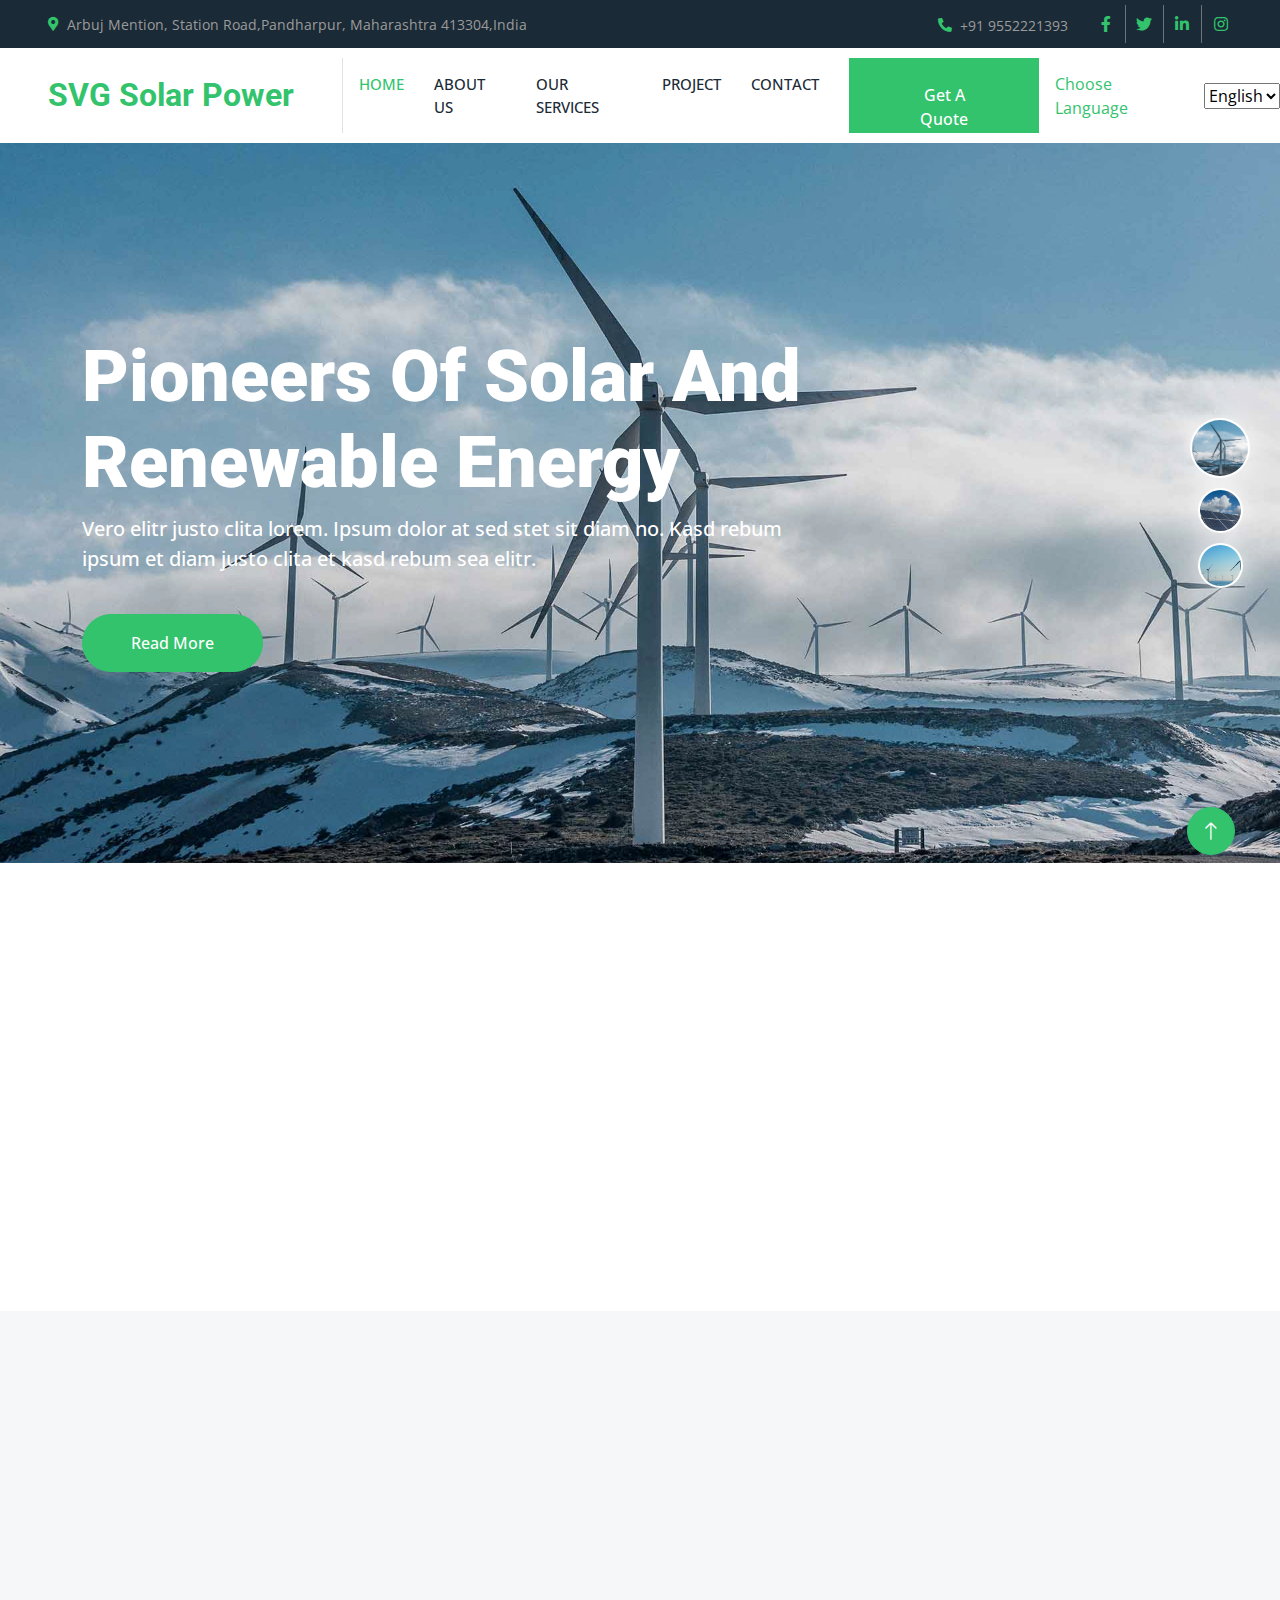
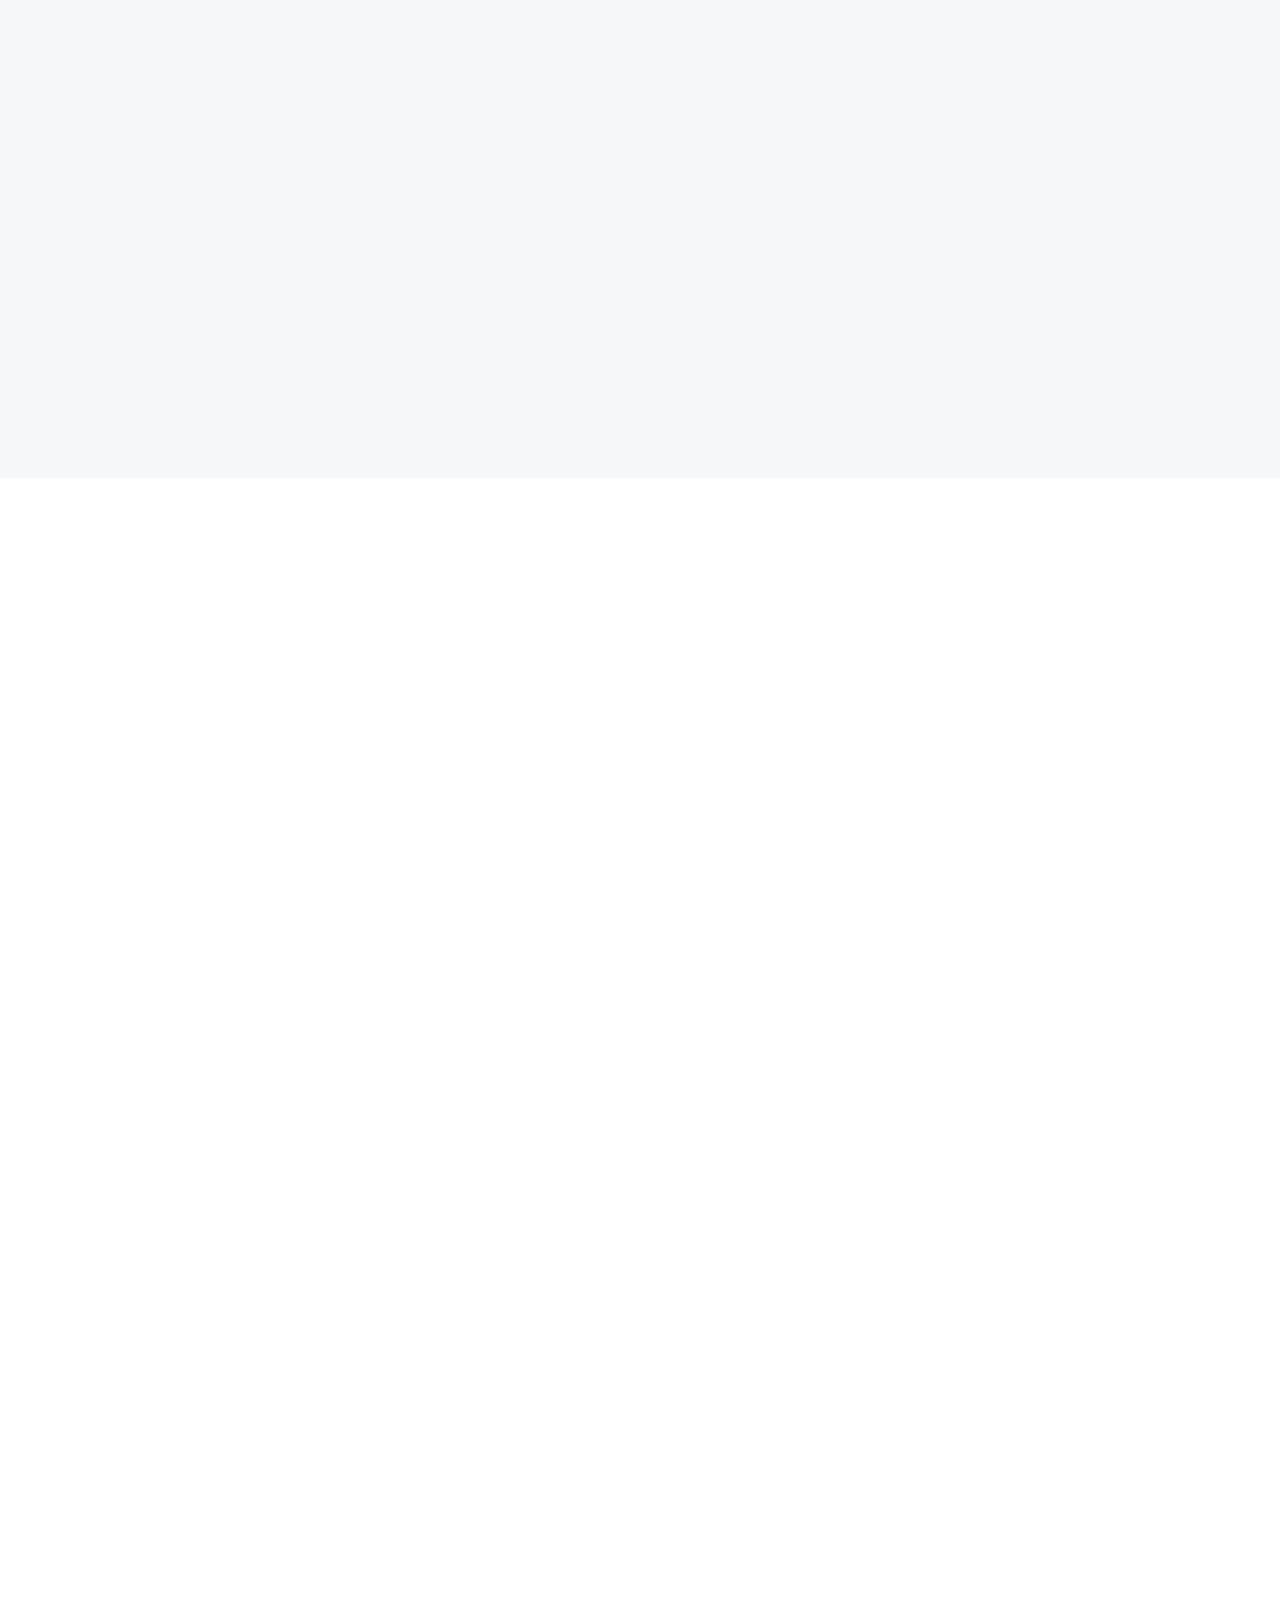
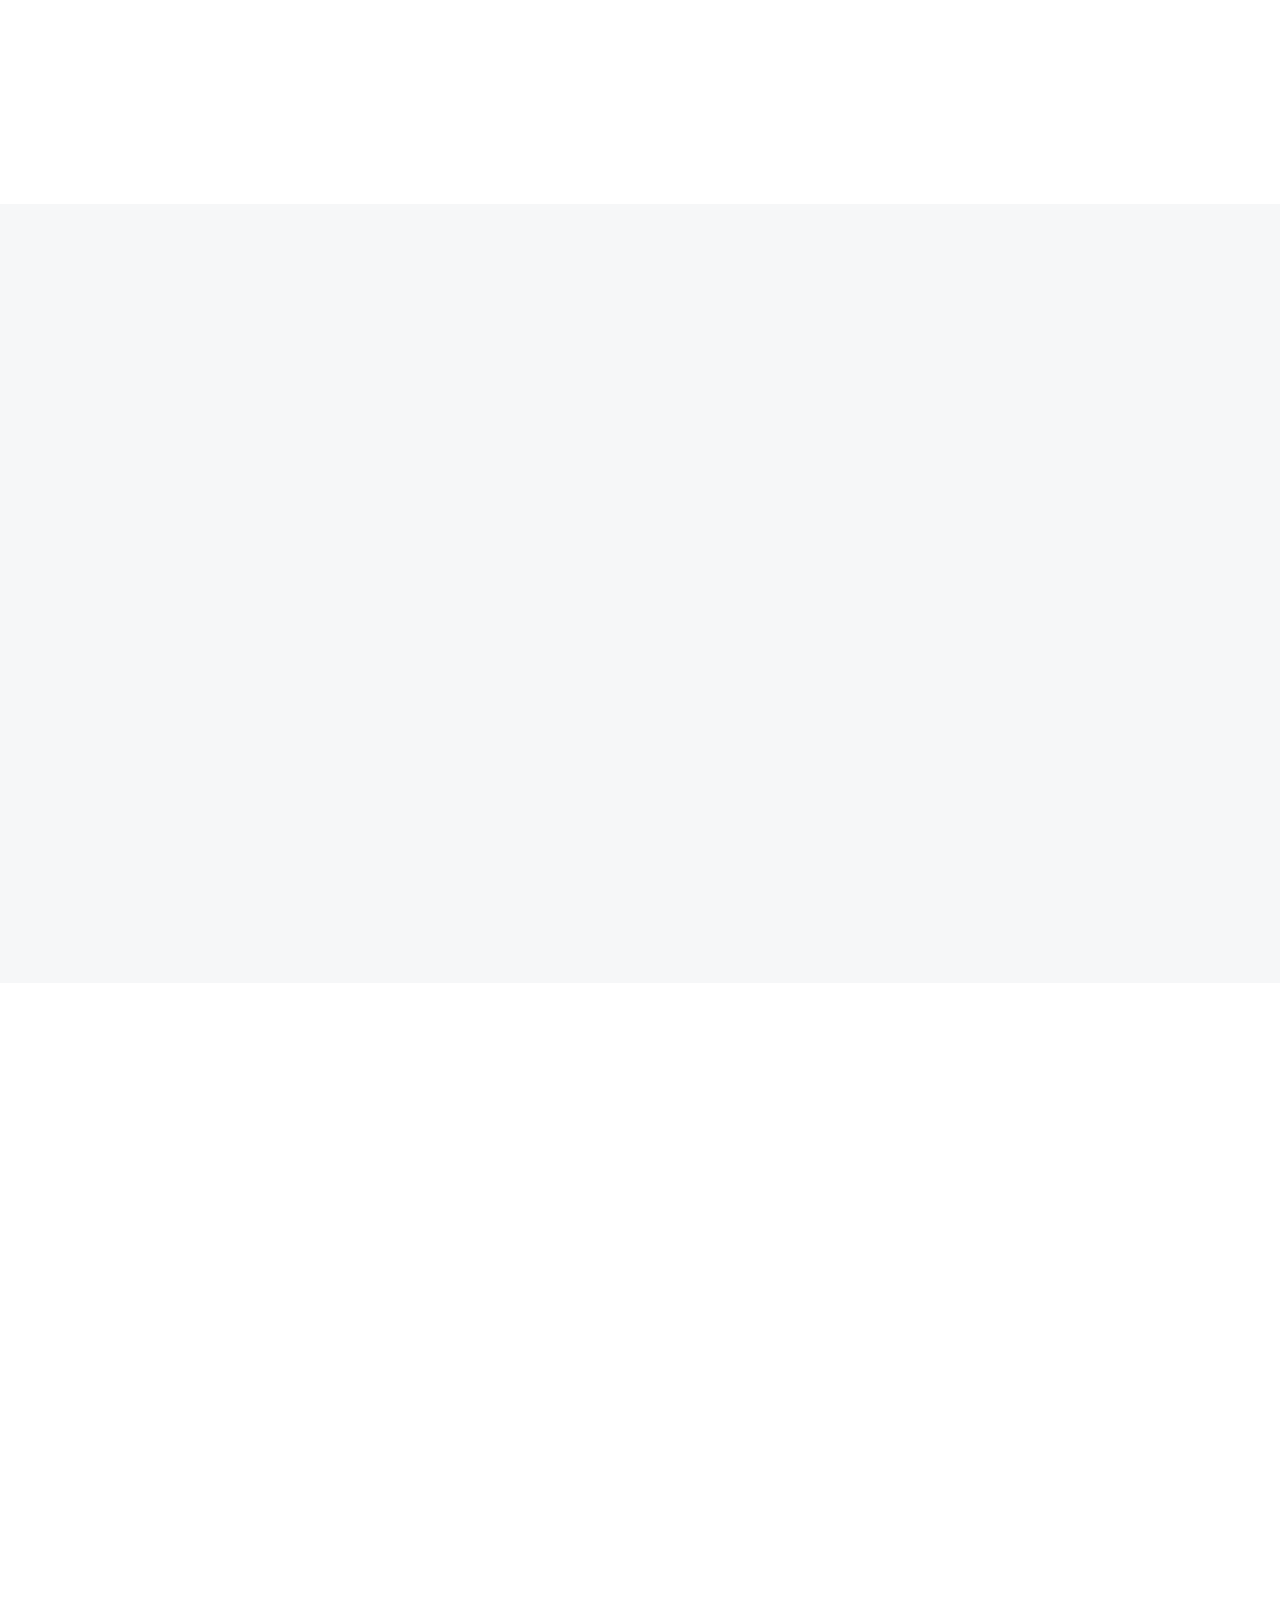
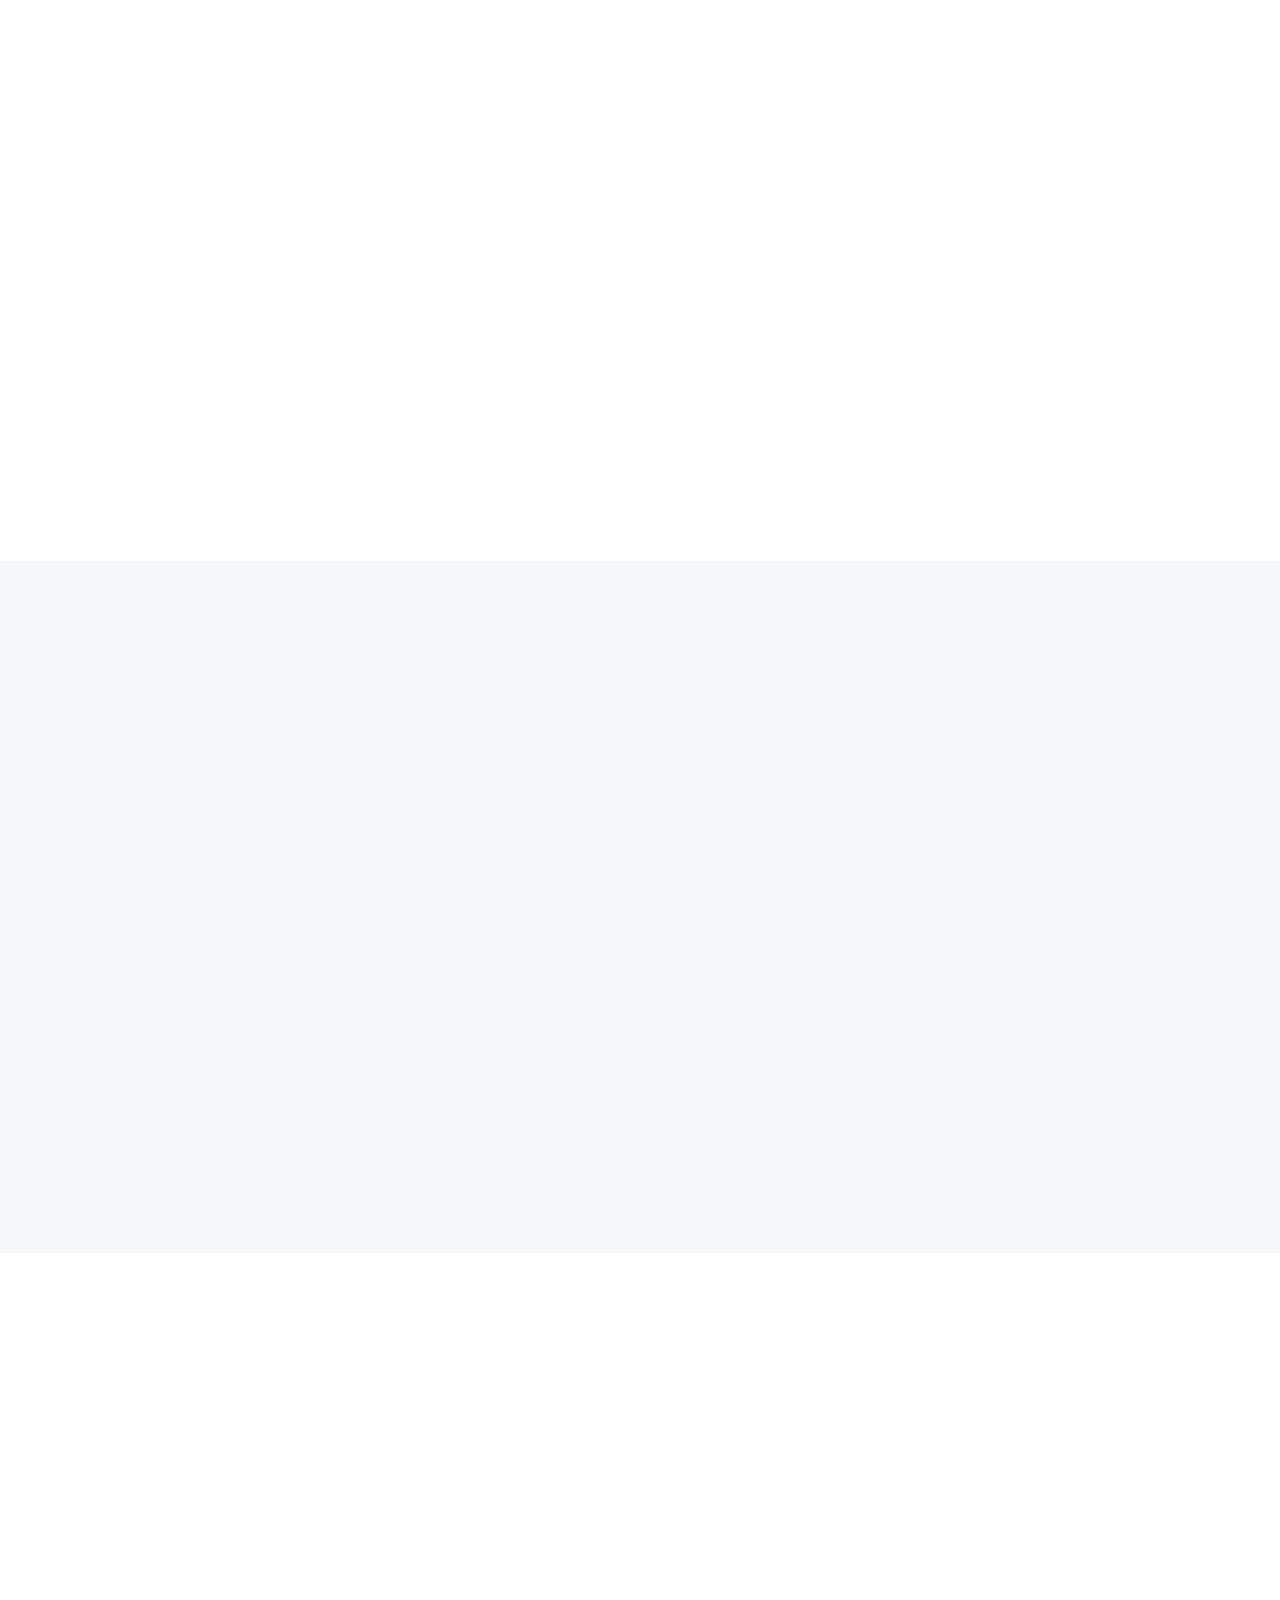
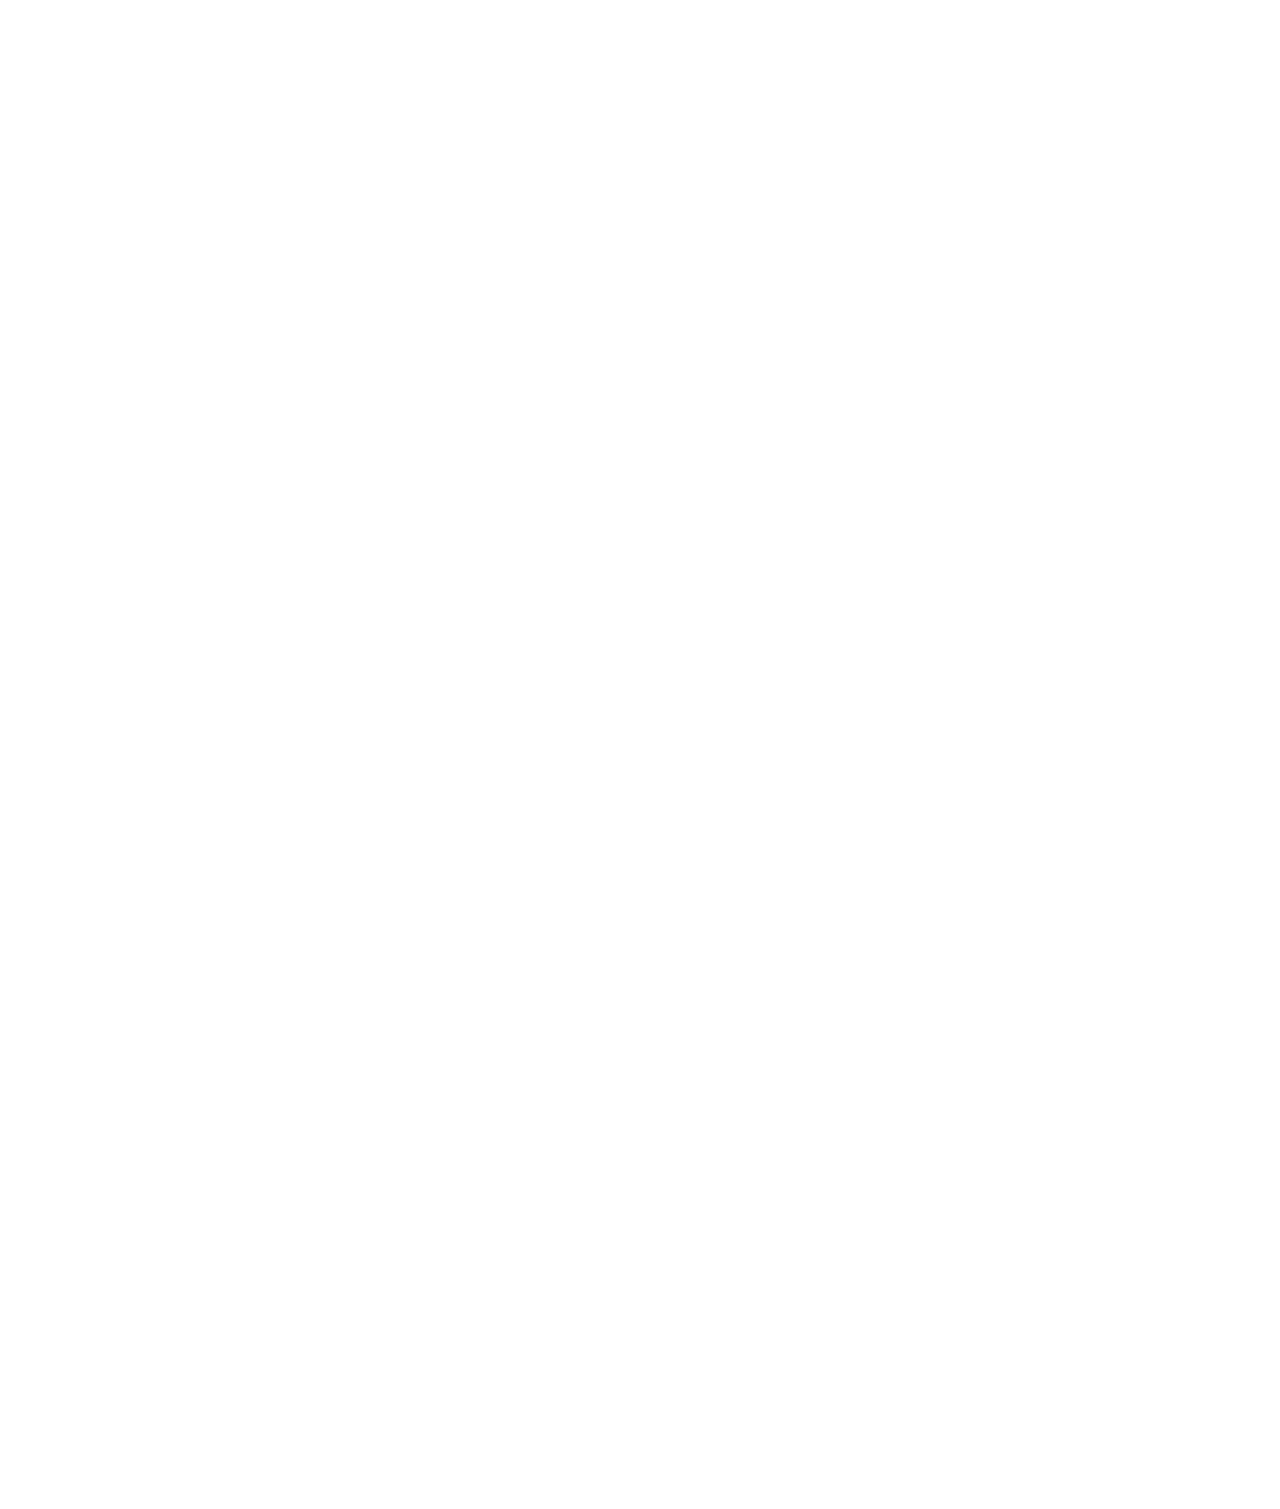
<file: index.html>
<!DOCTYPE html>
<html lang="en">
  <head>
    <meta charset="utf-8" />
    <title>SVG Solar Power</title>
    <meta content="width=device-width, initial-scale=1.0" name="viewport" />
    <meta content="" name="keywords" />
    <meta content="" name="description" />

       <!-- Favicon -->
    <link rel="icon" href="img/favicon.png"/>

    <!-- Google Web Fonts -->
    <link rel="preconnect" href="https://fonts.googleapis.com" />
    <link rel="preconnect" href="https://fonts.gstatic.com" crossorigin />
    <link
      href="https://fonts.googleapis.com/css2?family=Open+Sans:wght@400;500&family=Roboto:wght@500;700;900&display=swap"
      rel="stylesheet"
    />

    <!-- Icon Font Stylesheet -->
    <link
      href="https://cdnjs.cloudflare.com/ajax/libs/font-awesome/5.10.0/css/all.min.css"
      rel="stylesheet"
    />
    <link
      href="https://cdn.jsdelivr.net/npm/bootstrap-icons@1.4.1/font/bootstrap-icons.css"
      rel="stylesheet"
    />

    <!-- Libraries Stylesheet -->
    <link href="lib/animate/animate.min.css" rel="stylesheet" />
    <link href="lib/owlcarousel/assets/owl.carousel.min.css" rel="stylesheet" />
    <link href="lib/lightbox/css/lightbox.min.css" rel="stylesheet" />

    <!-- Customized Bootstrap Stylesheet -->
    <link href="css/bootstrap.min.css" rel="stylesheet" />
    <script src="js/i18n.js" defer></script>
    <!-- Template Stylesheet -->
    <link href="css/style.css" rel="stylesheet" />
    <script>
      function setLang(){
        var lang = document.getElementById("langSwitcher").value;
        setLanguage(lang);
        }
  </script>
  </head>

  <body>
    <!-- Spinner Start -->
    <div
      id="spinner"
      class="show bg-white position-fixed translate-middle w-100 vh-100 top-50 start-50 d-flex align-items-center justify-content-center"
    >
      <div
        class="spinner-border text-primary"
        style="width: 3rem; height: 3rem"
        role="status"
      >
        <span class="sr-only">Loading...</span>
      </div>
    </div>
    <!-- Spinner End -->

    <!-- Topbar Start -->
    <div class="container-fluid bg-dark p-0">
      <div class="row gx-0 d-none d-lg-flex">
        <div class="col-lg-7 px-5 text-start">
          <div class="h-100 d-inline-flex align-items-center me-4">
            <small class="fa fa-map-marker-alt text-primary me-2"></small>
            <small data-i18n="address"></small>
          </div>
          <div class="h-100 d-inline-flex align-items-center">
            <small class="far fa-clock text-primary me-2"></small>
            <small data-i18n="time"></small>
          </div>
        </div>
        <div class="col-lg-5 px-5 text-end">
          <div class="h-100 d-inline-flex align-items-center me-4">
            <small class="fa fa-phone-alt text-primary me-2"></small>
            <small data-i18n="mobileNo"></small>
          </div>
          <div class="h-100 d-inline-flex align-items-center mx-n2">
            <a
              class="btn btn-square btn-link rounded-0 border-0 border-end border-secondary"
              href=""
              ><i class="fab fa-facebook-f"></i
            ></a>
            <a
              class="btn btn-square btn-link rounded-0 border-0 border-end border-secondary"
              href=""
              ><i class="fab fa-twitter"></i
            ></a>
            <a
              class="btn btn-square btn-link rounded-0 border-0 border-end border-secondary"
              href=""
              ><i class="fab fa-linkedin-in"></i
            ></a>
            <a class="btn btn-square btn-link rounded-0" href=""
              ><i class="fab fa-instagram"></i
            ></a>
          </div>
        </div>
      </div>
    </div>
    <!-- Topbar End -->

    <!-- Navbar Start -->
    <nav class="navbar navbar-expand-lg bg-white navbar-light sticky-top p-0">
      <a
        href="index.html"
        class="navbar-brand d-flex align-items-center border-end px-4 px-lg-5"
      >
        <h2 class="m-0 text-primary" data-i18n="title"></h2>
      </a>
      <button
        type="button"
        class="navbar-toggler me-4"
        data-bs-toggle="collapse"
        data-bs-target="#navbarCollapse"
      >
        <span class="navbar-toggler-icon"></span>
      </button>
      <div class="collapse navbar-collapse" id="navbarCollapse">
        <div class="navbar-nav ms-auto p-4 p-lg-0">
          <a
            href="index.html"
            class="nav-item nav-link active"
            data-i18n="linkHome"
          ></a>
          <a href="about.html" class="nav-item nav-link" data-i18n="linkAbout"></a>
          <a href="service.html" class="nav-item nav-link" data-i18n="linkService"></a>
          <a href="project.html" class="nav-item nav-link" data-i18n="linkProject"></a>
          <!-- <div class="nav-item dropdown">
            <a
              href="#"
              class="nav-link dropdown-toggle"
              data-bs-toggle="dropdown"
              >Pages</a
            >
            <div class="dropdown-menu bg-light m-0">
              <a href="feature.html" class="dropdown-item">Feature</a>
              <a href="quote.html" class="dropdown-item">Free Quote</a>
              <a href="team.html" class="dropdown-item">Our Team</a>
              <a href="testimonial.html" class="dropdown-item">Testimonial</a>
              <a href="404.html" class="dropdown-item">404 Page</a>
            </div>
          </div> -->
          <a href="contact.html" class="nav-item nav-link" data-i18n="linkContact"></a>
        </div>
        <a
          href="contact.html"
          class="btn btn-primary rounded-0 py-4 px-lg-5 d-none d-lg-block"
          data-i18n="linkQuote"
          ><i class="fa fa-arrow-right ms-3"></i
        ></a>
      </div>
      <label
        class="nav-item nav-link"
        for="langSwitcher"
        data-i18n="linkChooseLanguage"
      ></label>
      <select id="langSwitcher" onchange="setLang()">
        <option value="en">English</option>
        <option value="mr">मराठी</option>
      </select>
    </nav>
    <!-- Navbar End -->

    <!-- Carousel Start -->
    <div class="container-fluid p-0 pb-5 wow fadeIn" data-wow-delay="0.1s">
      <div class="owl-carousel header-carousel position-relative">
        <div
          class="owl-carousel-item position-relative"
          data-dot="<img src='img/carousel-1.jpg'>"
        >
          <img class="img-fluid" src="img/carousel-1.jpg" alt="" />
          <div class="owl-carousel-inner">
            <div class="container">
              <div class="row justify-content-start">
                <div class="col-10 col-lg-8">
                  <h1
                    class="display-2 text-white animated slideInDown"
                    id="slideInDown"
                  >
                    Pioneers Of Solar And Renewable Energy
                  </h1>
                  <p class="fs-5 fw-medium text-white mb-4 pb-3">
                    Vero elitr justo clita lorem. Ipsum dolor at sed stet sit
                    diam no. Kasd rebum ipsum et diam justo clita et kasd rebum
                    sea elitr.
                  </p>
                  <a
                    href=""
                    class="btn btn-primary rounded-pill py-3 px-5 animated slideInLeft"
                    >Read More</a
                  >
                </div>
              </div>
            </div>
          </div>
        </div>
        <div
          class="owl-carousel-item position-relative"
          data-dot="<img src='img/carousel-2.jpg'>"
        >
          <img class="img-fluid" src="img/carousel-2.jpg" alt="" />
          <div class="owl-carousel-inner">
            <div class="container">
              <div class="row justify-content-start">
                <div class="col-10 col-lg-8">
                  <h1 class="display-2 text-white animated slideInDown">
                    Pioneers Of Solar And Renewable Energy
                  </h1>
                  <p class="fs-5 fw-medium text-white mb-4 pb-3">
                    Vero elitr justo clita lorem. Ipsum dolor at sed stet sit
                    diam no. Kasd rebum ipsum et diam justo clita et kasd rebum
                    sea elitr.
                  </p>
                  <a
                    href=""
                    class="btn btn-primary rounded-pill py-3 px-5 animated slideInLeft"
                    >Read More</a
                  >
                </div>
              </div>
            </div>
          </div>
        </div>
        <div
          class="owl-carousel-item position-relative"
          data-dot="<img src='img/carousel-3.jpg'>"
        >
          <img class="img-fluid" src="img/carousel-3.jpg" alt="" />
          <div class="owl-carousel-inner">
            <div class="container">
              <div class="row justify-content-start">
                <div class="col-10 col-lg-8">
                  <h1 class="display-2 text-white animated slideInDown">
                    Pioneers Of Solar And Renewable Energy
                  </h1>
                  <p class="fs-5 fw-medium text-white mb-4 pb-3">
                    Vero elitr justo clita lorem. Ipsum dolor at sed stet sit
                    diam no. Kasd rebum ipsum et diam justo clita et kasd rebum
                    sea elitr.
                  </p>
                  <a
                    href=""
                    class="btn btn-primary rounded-pill py-3 px-5 animated slideInLeft"
                    >Read More</a
                  >
                </div>
              </div>
            </div>
          </div>
        </div>
      </div>
    </div>
    <!-- Carousel End -->

    <!-- Feature Start -->
    <div class="container-xxl py-5">
      <div class="container">
        <div class="row g-5">
          <div class="col-md-6 col-lg-3 wow fadeIn" data-wow-delay="0.1s">
            <div class="d-flex align-items-center mb-4">
              <div class="btn-lg-square bg-primary rounded-circle me-3">
                <i class="fa fa-users text-white"></i>
              </div>
              <h1 class="mb-0" data-toggle="counter-up">3453</h1>
            </div>
            <h5 class="mb-3" data-i18n="linkHappyCustomers"></h5>
            <span data-i18n="linkHappyCustomersBody"></span>
          </div>
          <div class="col-md-6 col-lg-3 wow fadeIn" data-wow-delay="0.3s">
            <div class="d-flex align-items-center mb-4">
              <div class="btn-lg-square bg-primary rounded-circle me-3">
                <i class="fa fa-check text-white"></i>
              </div>
              <h1 class="mb-0" data-toggle="counter-up">4234</h1>
            </div>
            <h5 class="mb-3" data-i18n="linkProjectCompleted"></h5>
            <span data-i18n="linkProjectCompletedBody"></span>
          </div>
          <div class="col-md-6 col-lg-3 wow fadeIn" data-wow-delay="0.5s">
            <div class="d-flex align-items-center mb-4">
              <div class="btn-lg-square bg-primary rounded-circle me-3">
                <i class="fa fa-award text-white"></i>
              </div>
              <h1 class="mb-0" data-toggle="counter-up">5</h1>
            </div>
            <h5 class="mb-3" data-i18n="linkAwardsWin"></h5>
            <span data-i18n="linkAwardsWinBody"></span>
          </div>
          <div class="col-md-6 col-lg-3 wow fadeIn" data-wow-delay="0.7s">
            <div class="d-flex align-items-center mb-4">
              <div class="btn-lg-square bg-primary rounded-circle me-3">
                <i class="fa fa-users-cog text-white"></i>
              </div>
              <h1 class="mb-0" data-toggle="counter-up">1831</h1>
            </div>
            <h5 class="mb-3" data-i18n="linkExpertWorkers"></h5>
            <span data-i18n="linkExpertWorkersBody"></span>
          </div>
        </div>
      </div>
    </div>
    <!-- Feature Start -->

    <!-- About Start -->
    <div class="container-fluid bg-light overflow-hidden my-5 px-lg-0">
      <div class="container about px-lg-0">
        <div class="row g-0 mx-lg-0">
          <div
            class="col-lg-6 ps-lg-0 wow fadeIn"
            data-wow-delay="0.1s"
            style="min-height: 400px"
          >
            <div class="position-relative h-100">
              <img
                class="position-absolute img-fluid w-100 h-100"
                src="img/about.jpg"
                style="object-fit: cover"
                alt=""
              />
            </div>
          </div>
          <div
            class="col-lg-6 about-text py-5 wow fadeIn"
            data-wow-delay="0.5s"
          >
            <div class="p-lg-5 pe-lg-0">
              <h6 class="text-primary" data-i18n="linkAbout">
              </h6>
              <h1 class="mb-4" data-i18n="aboutUsTitle"></h1>
              <p data-i18n="aboutUsBody"></p>
              <p data-i18n="aboutUsBody1"></p>
              <p>
                <i
                  class="fa fa-check-circle text-primary me-3"
                  data-i18n="aboutUsSubPoint1"
                ></i>
              </p>
              <p>
                <i
                  class="fa fa-check-circle text-primary me-3"
                  data-i18n="aboutUsSubPoint2"
                ></i>
              </p>
              <p>
                <i
                  class="fa fa-check-circle text-primary me-3"
                  data-i18n="aboutUsSubPoint3"
                ></i>
              </p>
            </div>
          </div>
        </div>
      </div>
    </div>
    <!-- About End -->

    <!-- Service Start -->
    <div class="container-xxl py-5">
      <div class="container">
        <div
          class="text-center mx-auto mb-5 wow fadeInUp"
          data-wow-delay="0.1s"
          style="max-width: 600px"
        >
          <h6 class="text-primary" data-i18n="linkService"></h6>
          <h1 class="mb-4" data-i18n="servicesTitle"></h1>
        </div>
        <div class="row g-4">
          <div class="col-md-6 col-lg-4 wow fadeInUp" data-wow-delay="0.1s">
            <div class="service-item rounded overflow-hidden">
              <img class="img-fluid" src="img/img-600x400-1.jpg" alt="" />
              <div class="position-relative p-4 pt-0">
                <div class="service-icon">
                  <i class="fa fa-solar-panel fa-3x"></i>
                </div>
                <h4 class="mb-3" data-i18n="servicesLinkSolarPanels"></h4>
                <p>
                  Stet stet justo dolor sed duo. Ut clita sea sit ipsum diam
                  lorem diam.
                </p>
                <a class="small fw-medium" href=""
                  >Read More<i class="fa fa-arrow-right ms-2"></i
                ></a>
              </div>
            </div>
          </div>
          <div class="col-md-6 col-lg-4 wow fadeInUp" data-wow-delay="0.3s">
            <div class="service-item rounded overflow-hidden">
              <img class="img-fluid" src="img/img-600x400-2.jpg" alt="" />
              <div class="position-relative p-4 pt-0">
                <div class="service-icon">
                  <i class="fa fa-wind fa-3x"></i>
                </div>
                <h4 class="mb-3">Wind Turbines</h4>
                <p>
                  Stet stet justo dolor sed duo. Ut clita sea sit ipsum diam
                  lorem diam.
                </p>
                <a class="small fw-medium" href=""
                  >Read More<i class="fa fa-arrow-right ms-2"></i
                ></a>
              </div>
            </div>
          </div>
          <div class="col-md-6 col-lg-4 wow fadeInUp" data-wow-delay="0.5s">
            <div class="service-item rounded overflow-hidden">
              <img class="img-fluid" src="img/img-600x400-3.jpg" alt="" />
              <div class="position-relative p-4 pt-0">
                <div class="service-icon">
                  <i class="fa fa-lightbulb fa-3x"></i>
                </div>
                <h4 class="mb-3">Hydropower Plants</h4>
                <p>
                  Stet stet justo dolor sed duo. Ut clita sea sit ipsum diam
                  lorem diam.
                </p>
                <a class="small fw-medium" href=""
                  >Read More<i class="fa fa-arrow-right ms-2"></i
                ></a>
              </div>
            </div>
          </div>
          <div class="col-md-6 col-lg-4 wow fadeInUp" data-wow-delay="0.1s">
            <div class="service-item rounded overflow-hidden">
              <img class="img-fluid" src="img/img-600x400-4.jpg" alt="" />
              <div class="position-relative p-4 pt-0">
                <div class="service-icon">
                  <i class="fa fa-solar-panel fa-3x"></i>
                </div>
                <h4 class="mb-3">Solar Panels</h4>
                <p>
                  Stet stet justo dolor sed duo. Ut clita sea sit ipsum diam
                  lorem diam.
                </p>
                <a class="small fw-medium" href=""
                  >Read More<i class="fa fa-arrow-right ms-2"></i
                ></a>
              </div>
            </div>
          </div>
          <div class="col-md-6 col-lg-4 wow fadeInUp" data-wow-delay="0.3s">
            <div class="service-item rounded overflow-hidden">
              <img class="img-fluid" src="img/img-600x400-5.jpg" alt="" />
              <div class="position-relative p-4 pt-0">
                <div class="service-icon">
                  <i class="fa fa-wind fa-3x"></i>
                </div>
                <h4 class="mb-3">Wind Turbines</h4>
                <p>
                  Stet stet justo dolor sed duo. Ut clita sea sit ipsum diam
                  lorem diam.
                </p>
                <a class="small fw-medium" href=""
                  >Read More<i class="fa fa-arrow-right ms-2"></i
                ></a>
              </div>
            </div>
          </div>
          <div class="col-md-6 col-lg-4 wow fadeInUp" data-wow-delay="0.5s">
            <div class="service-item rounded overflow-hidden">
              <img class="img-fluid" src="img/img-600x400-6.jpg" alt="" />
              <div class="position-relative p-4 pt-0">
                <div class="service-icon">
                  <i class="fa fa-lightbulb fa-3x"></i>
                </div>
                <h4 class="mb-3">Hydropower Plants</h4>
                <p>
                  Stet stet justo dolor sed duo. Ut clita sea sit ipsum diam
                  lorem diam.
                </p>
                <a class="small fw-medium" href=""
                  >Read More<i class="fa fa-arrow-right ms-2"></i
                ></a>
              </div>
            </div>
          </div>
        </div>
      </div>
    </div>
    <!-- Service End -->

    <!-- Feature Start -->
    <div class="container-fluid bg-light overflow-hidden my-5 px-lg-0">
      <div class="container feature px-lg-0">
        <div class="row g-0 mx-lg-0">
          <div
            class="col-lg-6 feature-text py-5 wow fadeIn"
            data-wow-delay="0.1s"
          >
            <div class="p-lg-5 ps-lg-0">
              <h6 class="text-primary"  data-i18n="linkWhyChooseUs"></h6>
              <h1 class="mb-4" data-i18n="linkWhyChooseUsTitle"></h1>
              <p class="mb-4 pb-2" data-i18n="linkWhyChooseUsBody"></p>
              <div class="row g-4">
                <div class="col-6">
                  <div class="d-flex align-items-center">
                    <div class="btn-lg-square bg-primary rounded-circle">
                      <i class="fa fa-check text-white"></i>
                    </div>
                    <div class="ms-4">
                      <h5 class="mb-0" data-i18n="LinkWhyChooseUsQualityServices"></h5>
                    </div>
                  </div>
                </div>
                <div class="col-6">
                  <div class="d-flex align-items-center">
                    <div class="btn-lg-square bg-primary rounded-circle">
                      <i class="fa fa-user-check text-white"></i>
                    </div>
                    <div class="ms-4">
                      <h5 class="mb-0" data-i18n="LinkWhyChooseUsExpertWorkers"></h5>
                    </div>
                  </div>
                </div>
                <div class="col-6">
                  <div class="d-flex align-items-center">
                    <div class="btn-lg-square bg-primary rounded-circle">
                      <i class="fa fa-drafting-compass text-white"></i>
                    </div>
                    <div class="ms-4">
                      <h5
                        class="mb-0"
                        data-i18n="LinkWhyChooseUsFreeConsultation"
                      ></h5>
                    </div>
                  </div>
                </div>
                <div class="col-6">
                  <div class="d-flex align-items-center">
                    <div class="btn-lg-square bg-primary rounded-circle">
                      <i class="fa fa-headphones text-white"></i>
                    </div>
                    <div class="ms-4">
                      <h5 class="mb-0" data-i18n="LinkWhyChooseUsCustomerSupport"></h5>
                    </div>
                  </div>
                </div>
              </div>
            </div>
          </div>
          <div
            class="col-lg-6 pe-lg-0 wow fadeIn"
            data-wow-delay="0.5s"
            style="min-height: 400px"
          >
            <div class="position-relative h-100">
              <img
                class="position-absolute img-fluid w-100 h-100"
                src="img/feature.jpg"
                style="object-fit: cover"
                alt=""
              />
            </div>
          </div>
        </div>
      </div>
    </div>
    <!-- Feature End -->

    <!-- Projects Start -->
    <div class="container-xxl py-5">
      <div class="container">
        <div
          class="text-center mx-auto mb-5 wow fadeInUp"
          data-wow-delay="0.1s"
          style="max-width: 600px"
        >
          <h6 class="text-primary">Our Projects</h6>
          <h1 class="mb-4" data-i18n="linkOurProjectsTitle"></h1>
        </div>
        <div class="row mt-n2 wow fadeInUp" data-wow-delay="0.3s">
          <div class="col-12 text-center">
            <ul class="list-inline mb-5" id="portfolio-flters">
              <li class="mx-2 active" data-filter="*">All</li>
              <li class="mx-2" data-filter=".first">Solar Panels</li>
              <li class="mx-2" data-filter=".second">Wind Turbines</li>
              <li class="mx-2" data-filter=".third">Hydropower Plants</li>
            </ul>
          </div>
        </div>
        <div
          class="row g-4 portfolio-container wow fadeInUp"
          data-wow-delay="0.5s"
        >
          <div class="col-lg-4 col-md-6 portfolio-item first">
            <div class="portfolio-img rounded overflow-hidden">
              <img class="img-fluid" src="img/img-600x400-6.jpg" alt="" />
              <div class="portfolio-btn">
                <a
                  class="btn btn-lg-square btn-outline-light rounded-circle mx-1"
                  href="img/img-600x400-6.jpg"
                  data-lightbox="portfolio"
                  ><i class="fa fa-eye"></i
                ></a>
                <a
                  class="btn btn-lg-square btn-outline-light rounded-circle mx-1"
                  href=""
                  ><i class="fa fa-link"></i
                ></a>
              </div>
            </div>
            <div class="pt-3">
              <p class="text-primary mb-0">Solar Panels</p>
              <hr class="text-primary w-25 my-2" />
              <h5 class="lh-base">
                We Are pioneers of solar & renewable energy industry
              </h5>
            </div>
          </div>
          <div class="col-lg-4 col-md-6 portfolio-item second">
            <div class="portfolio-img rounded overflow-hidden">
              <img class="img-fluid" src="img/img-600x400-5.jpg" alt="" />
              <div class="portfolio-btn">
                <a
                  class="btn btn-lg-square btn-outline-light rounded-circle mx-1"
                  href="img/img-600x400-5.jpg"
                  data-lightbox="portfolio"
                  ><i class="fa fa-eye"></i
                ></a>
                <a
                  class="btn btn-lg-square btn-outline-light rounded-circle mx-1"
                  href=""
                  ><i class="fa fa-link"></i
                ></a>
              </div>
            </div>
            <div class="pt-3">
              <p class="text-primary mb-0">Wind Turbines</p>
              <hr class="text-primary w-25 my-2" />
              <h5 class="lh-base">
                We Are pioneers of solar & renewable energy industry
              </h5>
            </div>
          </div>
          <div class="col-lg-4 col-md-6 portfolio-item third">
            <div class="portfolio-img rounded overflow-hidden">
              <img class="img-fluid" src="img/img-600x400-4.jpg" alt="" />
              <div class="portfolio-btn">
                <a
                  class="btn btn-lg-square btn-outline-light rounded-circle mx-1"
                  href="img/img-600x400-4.jpg"
                  data-lightbox="portfolio"
                  ><i class="fa fa-eye"></i
                ></a>
                <a
                  class="btn btn-lg-square btn-outline-light rounded-circle mx-1"
                  href=""
                  ><i class="fa fa-link"></i
                ></a>
              </div>
            </div>
            <div class="pt-3">
              <p class="text-primary mb-0">Hydropower Plants</p>
              <hr class="text-primary w-25 my-2" />
              <h5 class="lh-base">
                We Are pioneers of solar & renewable energy industry
              </h5>
            </div>
          </div>
          <div class="col-lg-4 col-md-6 portfolio-item first">
            <div class="portfolio-img rounded overflow-hidden">
              <img class="img-fluid" src="img/img-600x400-3.jpg" alt="" />
              <div class="portfolio-btn">
                <a
                  class="btn btn-lg-square btn-outline-light rounded-circle mx-1"
                  href="img/img-600x400-3.jpg"
                  data-lightbox="portfolio"
                  ><i class="fa fa-eye"></i
                ></a>
                <a
                  class="btn btn-lg-square btn-outline-light rounded-circle mx-1"
                  href=""
                  ><i class="fa fa-link"></i
                ></a>
              </div>
            </div>
            <div class="pt-3">
              <p class="text-primary mb-0">Solar Panels</p>
              <hr class="text-primary w-25 my-2" />
              <h5 class="lh-base">
                We Are pioneers of solar & renewable energy industry
              </h5>
            </div>
          </div>
          <div class="col-lg-4 col-md-6 portfolio-item second">
            <div class="portfolio-img rounded overflow-hidden">
              <img class="img-fluid" src="img/img-600x400-2.jpg" alt="" />
              <div class="portfolio-btn">
                <a
                  class="btn btn-lg-square btn-outline-light rounded-circle mx-1"
                  href="img/img-600x400-2.jpg"
                  data-lightbox="portfolio"
                  ><i class="fa fa-eye"></i
                ></a>
                <a
                  class="btn btn-lg-square btn-outline-light rounded-circle mx-1"
                  href=""
                  ><i class="fa fa-link"></i
                ></a>
              </div>
            </div>
            <div class="pt-3">
              <p class="text-primary mb-0">Wind Turbines</p>
              <hr class="text-primary w-25 my-2" />
              <h5 class="lh-base">
                We Are pioneers of solar & renewable energy industry
              </h5>
            </div>
          </div>
          <div class="col-lg-4 col-md-6 portfolio-item third">
            <div class="portfolio-img rounded overflow-hidden">
              <img class="img-fluid" src="img/img-600x400-1.jpg" alt="" />
              <div class="portfolio-btn">
                <a
                  class="btn btn-lg-square btn-outline-light rounded-circle mx-1"
                  href="img/img-600x400-1.jpg"
                  data-lightbox="portfolio"
                  ><i class="fa fa-eye"></i
                ></a>
                <a
                  class="btn btn-lg-square btn-outline-light rounded-circle mx-1"
                  href=""
                  ><i class="fa fa-link"></i
                ></a>
              </div>
            </div>
            <div class="pt-3">
              <p class="text-primary mb-0">Hydropower Plants</p>
              <hr class="text-primary w-25 my-2" />
              <h5 class="lh-base">
                We Are pioneers of solar & renewable energy industry
              </h5>
            </div>
          </div>
        </div>
      </div>
    </div>
    <!-- Projects End -->

    <!-- Quote Start -->
    <div class="container-fluid bg-light overflow-hidden my-5 px-lg-0">
      <div class="container quote px-lg-0">
        <div class="row g-0 mx-lg-0">
          <div
            class="col-lg-6 ps-lg-0 wow fadeIn"
            data-wow-delay="0.1s"
            style="min-height: 400px"
          >
            <div class="position-relative h-100">
              <img
                class="position-absolute img-fluid w-100 h-100"
                src="img/quote.jpg"
                style="object-fit: cover"
                alt=""
              />
            </div>
          </div>
          <div
            class="col-lg-6 quote-text py-5 wow fadeIn"
            data-wow-delay="0.5s"
          >
            <div class="p-lg-5 pe-lg-0">
              <h1 class="mb-4" data-i18n="linkAboutGetFreeQuote"></h1>
              <p class="mb-4 pb-2" data-i18n="linkForContactInfo">
              </p>
              <form>
                <div class="row g-3">
                  <div class="col-12 col-sm-6">
                    <input
                      type="text"
                      class="form-control border-0"
                      placeholder="Your Name"
                      style="height: 55px"
                    />
                  </div>
                  <div class="col-12 col-sm-6">
                    <input
                      type="email"
                      class="form-control border-0"
                      placeholder="Your Email"
                      style="height: 55px"
                    />
                  </div>
                  <div class="col-12 col-sm-6">
                    <input
                      type="text"
                      class="form-control border-0"
                      placeholder="Your Mobile"
                      style="height: 55px"
                    />
                  </div>
                  <div class="col-12 col-sm-6">
              <input
                      type="text"
                      class="form-control border-0"
                      placeholder="Your Mobile"
                      style="height: 55px"
                    />
                  </div>
                  <div class="col-12">
                    <textarea
                      class="form-control border-0"
                      placeholder="Special Note"
                    ></textarea>
                  </div>
                  <div class="col-12">
                    <button
                      class="btn btn-primary rounded-pill py-3 px-5"
                      type="submit"
                    >
                      Submit
                    </button>
                  </div>
                </div>
              </form>
            </div>
          </div>
        </div>
      </div>
    </div>
    <!-- Quote End -->

    <!-- Team Start -->
    <div class="container-xxl py-5">
      <div class="container">
        <div
          class="text-center mx-auto mb-5 wow fadeInUp"
          data-wow-delay="0.1s"
          style="max-width: 600px"
        >
          <h6 class="text-primary" data-i18n="linkTeamMember"></h6>
          <h1 class="mb-4" data-i18n="linkAboutExperiencedEmployees"></h1>
        </div>
        <div class="row g-4">
          <div class="col-lg-4 col-md-6 wow fadeInUp" data-wow-delay="0.1s">
            <div class="team-item rounded overflow-hidden">
              <div class="d-flex">
                <img class="img-fluid" src="img/team-1.jpg" alt="" />
              </div>
              <div class="p-4">
                <h5>Full Name</h5>
                <span>Designation</span>
              </div>
            </div>
          </div>
          <div class="col-lg-4 col-md-6 wow fadeInUp" data-wow-delay="0.3s">
            <div class="team-item rounded overflow-hidden">
              <div class="d-flex">
                <img class="img-fluid" src="img/team-2.jpg" alt="" />
              </div>
              <div class="p-4">
                <h5>Full Name</h5>
                <span>Designation</span>
              </div>
            </div>
          </div>
          <div class="col-lg-4 col-md-6 wow fadeInUp" data-wow-delay="0.5s">
            <div class="team-item rounded overflow-hidden">
              <div class="d-flex">
                <img class="img-fluid" src="img/team-3.jpg" alt="" />
              </div>
              <div class="p-4">
                <h5>Full Name</h5>
                <span>Designation</span>
              </div>
           
          </div>
        </div>
      </div>
    </div>
    <!-- Team End -->

    <!-- Testimonial Start -->
    <div class="container-xxl py-5">
      <div class="container">
        <div
          class="text-center mx-auto mb-5 wow fadeInUp"
          data-wow-delay="0.1s"
          style="max-width: 600px"
        >
          <h6 class="text-primary" data-i18n="linkAboutTestimonial"></h6>
          <h1 class="mb-4" data-i18n="clientFeedback"></h1>
        </div>
        <div
          class="owl-carousel testimonial-carousel wow fadeInUp"
          data-wow-delay="0.1s"
        >
          <div class="testimonial-item text-center">
            <div class="testimonial-img position-relative">
              <img
                class="img-fluid rounded-circle mx-auto mb-5"
                src="img/testimonial-1.jpg"
              />
              <div class="btn-square bg-primary rounded-circle">
                <i class="fa fa-quote-left text-white"></i>
              </div>
            </div>
            <div class="testimonial-text text-center rounded p-4">
              <p>
                Clita clita tempor justo dolor ipsum amet kasd amet duo justo
                duo duo labore sed sed. Magna ut diam sit et amet stet eos sed
                clita erat magna elitr erat sit sit erat at rebum justo sea
                clita.
              </p>
              <h5 class="mb-1">Client Name</h5>
              <span class="fst-italic">Profession</span>
            </div>
          </div>
          <div class="testimonial-item text-center">
            <div class="testimonial-img position-relative">
              <img
                class="img-fluid rounded-circle mx-auto mb-5"
                src="img/testimonial-2.jpg"
              />
              <div class="btn-square bg-primary rounded-circle">
                <i class="fa fa-quote-left text-white"></i>
              </div>
            </div>
            <div class="testimonial-text text-center rounded p-4">
              <p>
                Clita clita tempor justo dolor ipsum amet kasd amet duo justo
                duo duo labore sed sed. Magna ut diam sit et amet stet eos sed
                clita erat magna elitr erat sit sit erat at rebum justo sea
                clita.
              </p>
              <h5 class="mb-1">Client Name</h5>
              <span class="fst-italic">Profession</span>
            </div>
          </div>
          <div class="testimonial-item text-center">
            <div class="testimonial-img position-relative">
              <img
                class="img-fluid rounded-circle mx-auto mb-5"
                src="img/testimonial-3.jpg"
              />
              <div class="btn-square bg-primary rounded-circle">
                <i class="fa fa-quote-left text-white"></i>
              </div>
            </div>
            <div class="testimonial-text text-center rounded p-4">
              <p>
                Clita clita tempor justo dolor ipsum amet kasd amet duo justo
                duo duo labore sed sed. Magna ut diam sit et amet stet eos sed
                clita erat magna elitr erat sit sit erat at rebum justo sea
                clita.
              </p>
              <h5 class="mb-1">Client Name</h5>
              <span class="fst-italic">Profession</span>
            </div>
          </div>
        </div>
      </div>
    </div>
    <!-- Testimonial End -->

<!-- Footer Start -->
    <div
      class="container-fluid bg-dark text-body footer mt-5 pt-5 wow fadeIn"
      data-wow-delay="0.1s"
    >
      <div class="container py-5">
        <div class="row g-5">
          <div class="col-lg-3 col-md-6">
            <h5 class="text-white mb-4" data-i18n="footerLinkAdds"></h5>
            <p class="mb-2">
              <i class="fa fa-map-marker-alt me-3" data-i18n="address"></i>
            </p>
            <p class="mb-2">
              <i class="fa fa-phone-alt me-3" data-i18n="mobileNo"></i>
            </p>
            <p class="mb-2">
              <i class="fa fa-envelope me-3"></i>info@example.com
            </p>
            <div class="d-flex pt-2">
              <a class="btn btn-square btn-outline-light btn-social" href=""
                ><i class="fab fa-twitter"></i
              ></a>
              <a class="btn btn-square btn-outline-light btn-social" href=""
                ><i class="fab fa-facebook-f"></i
              ></a>
              <a class="btn btn-square btn-outline-light btn-social" href=""
                ><i class="fab fa-youtube"></i
              ></a>
              <a class="btn btn-square btn-outline-light btn-social" href=""
                ><i class="fab fa-linkedin-in"></i
              ></a>
            </div>
          </div>
          <div class="col-lg-3 col-md-6">
            <h5 class="text-white mb-4" data-i18n="footerLinkQuickLink"></h5>
            <a class="btn btn-link" href="" data-i18n="linkAbout"></a>
            <a class="btn btn-link" href="" data-i18n="linkContact"></a>
            <a class="btn btn-link" href="" data-i18n="linkService"></a>
            <a
              class="btn btn-link"
              href=""
              data-i18n="footerTermsCondition"
            ></a>
            <a class="btn btn-link" href="" data-i18n="footerSupport"></a>
          </div>
          <div class="col-lg-3 col-md-6">
            <h5
              class="text-white mb-4"
              data-i18n="footerLinkProjectGallery"
            ></h5>
            <div class="row g-2">
              <div class="col-4">
                <img class="img-fluid rounded" src="img/gallery-1.jpg" alt="" />
              </div>
              <div class="col-4">
                <img class="img-fluid rounded" src="img/gallery-2.jpg" alt="" />
              </div>
              <div class="col-4">
                <img class="img-fluid rounded" src="img/gallery-3.jpg" alt="" />
              </div>
              <div class="col-4">
                <img class="img-fluid rounded" src="img/gallery-4.jpg" alt="" />
              </div>
              <div class="col-4">
                <img class="img-fluid rounded" src="img/gallery-5.jpg" alt="" />
              </div>
              <div class="col-4">
                <img class="img-fluid rounded" src="img/gallery-6.jpg" alt="" />
              </div>
            </div>
          </div>
        </div>
      </div>
      <div class="container">
        <div class="copyright">
          <div class="row">
            <div class="col-md-6 text-center text-md-start mb-3 mb-md-0">
              &copy; <a href="#" data-i18n="footerTitle"></a>
            </div>
            <div
              class="col-md-6 text-center text-md-end"
              data-i18n="DesignedBy"
            ></div>
          </div>
        </div>
      </div>
    </div>
    <!-- Footer End -->


    <!-- Back to Top -->
    <a
      href="#"
      class="btn btn-lg btn-primary btn-lg-square rounded-circle back-to-top"
      ><i class="bi bi-arrow-up"></i
    ></a>

    <!-- JavaScript Libraries -->
    <script src="https://code.jquery.com/jquery-3.4.1.min.js"></script>
    <script src="https://cdn.jsdelivr.net/npm/bootstrap@5.0.0/dist/js/bootstrap.bundle.min.js"></script>
    <script src="lib/wow/wow.min.js"></script>
    <script src="lib/easing/easing.min.js"></script>
    <script src="lib/waypoints/waypoints.min.js"></script>
    <script src="lib/counterup/counterup.min.js"></script>
    <script src="lib/owlcarousel/owl.carousel.min.js"></script>
    <script src="lib/isotope/isotope.pkgd.min.js"></script>
    <script src="lib/lightbox/js/lightbox.min.js"></script>

    <!-- Template Javascript -->
    <script src="js/main.js"></script>
  </body>
</html>
</file>
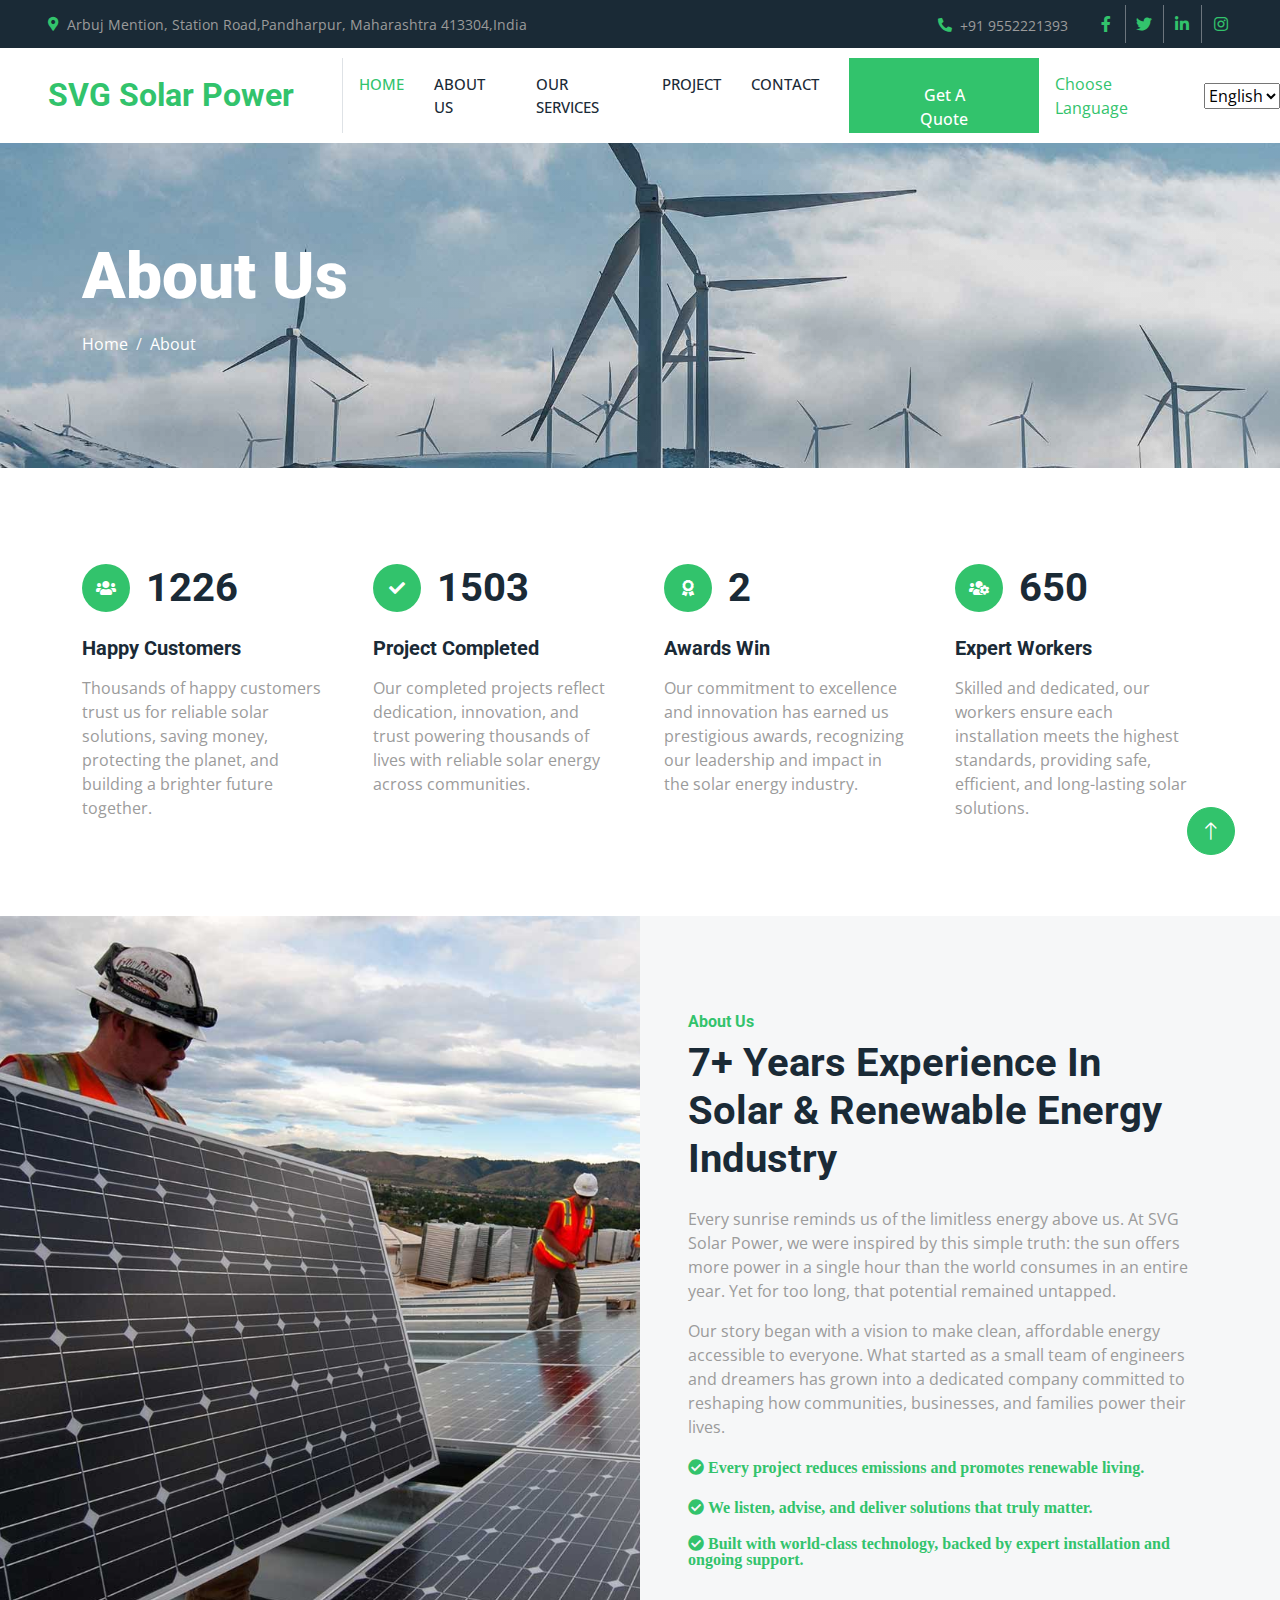
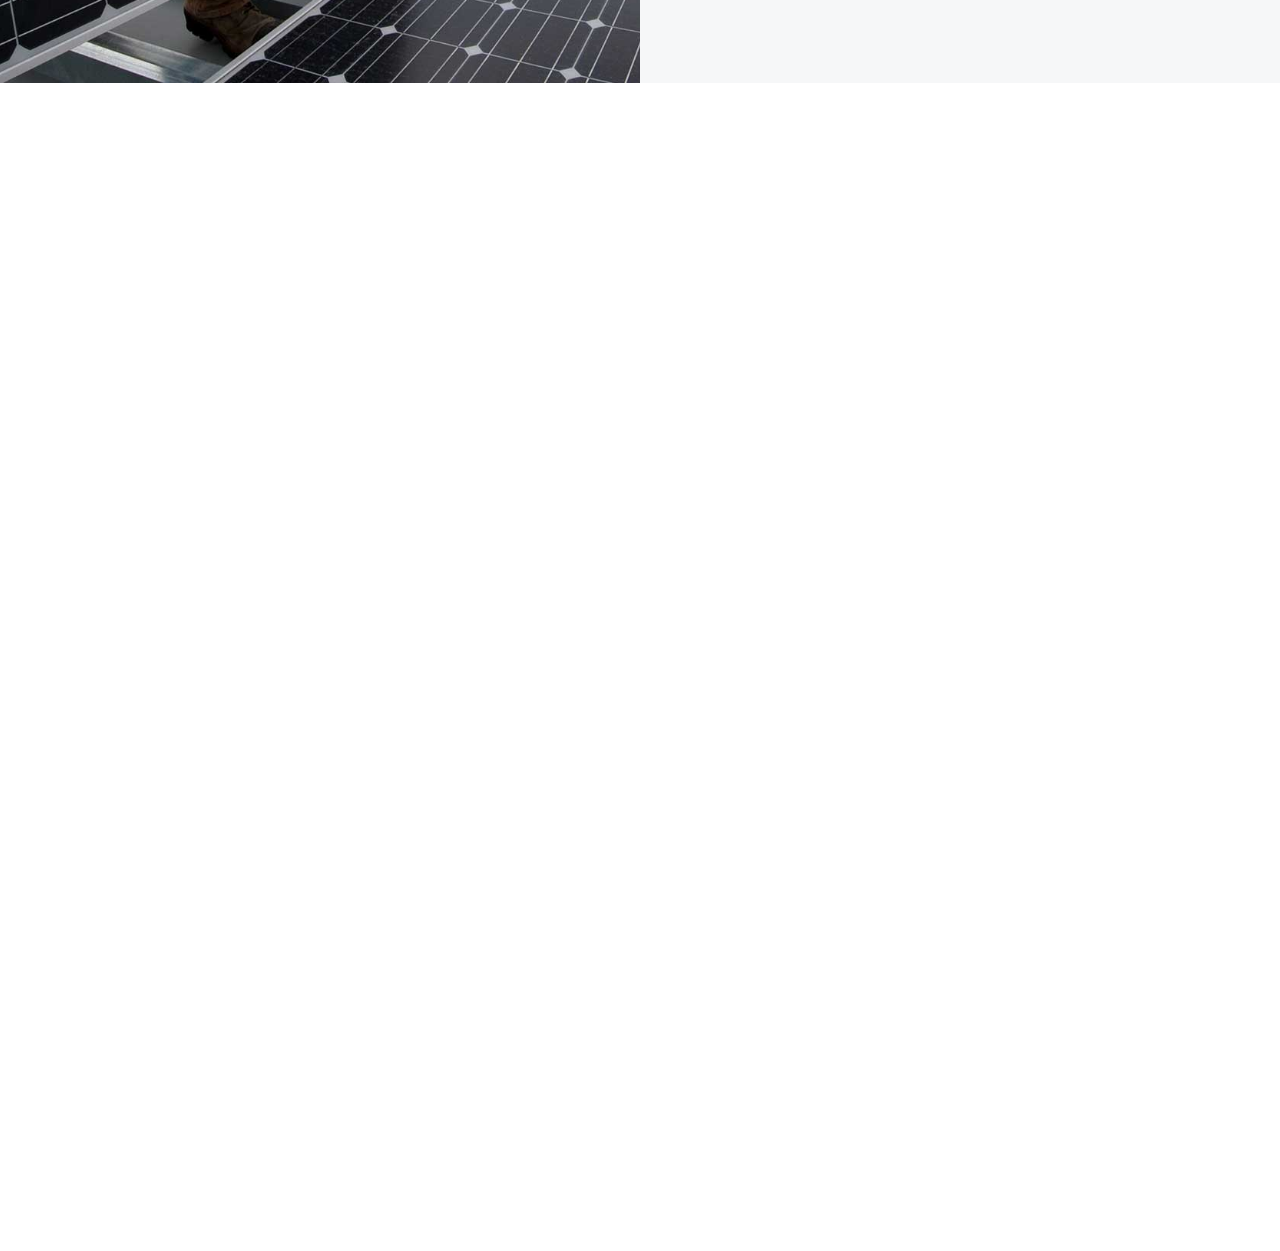
<file: about.html>
<!DOCTYPE html>
<html lang="en">
  <head>
    <meta charset="utf-8" />
    <title>SVG Solar Power</title>
    <meta content="width=device-width, initial-scale=1.0" name="viewport" />
    <meta content="" name="keywords" />
    <meta content="" name="description" />

    <!-- Favicon -->
    <link rel="icon" href="img/favicon.png" />

    <!-- Google Web Fonts -->
    <link rel="preconnect" href="https://fonts.googleapis.com" />
    <link rel="preconnect" href="https://fonts.gstatic.com" crossorigin />
    <link
      href="https://fonts.googleapis.com/css2?family=Open+Sans:wght@400;500&family=Roboto:wght@500;700;900&display=swap"
      rel="stylesheet"
    />

    <!-- Icon Font Stylesheet -->
    <link
      href="https://cdnjs.cloudflare.com/ajax/libs/font-awesome/5.10.0/css/all.min.css"
      rel="stylesheet"
    />
    <link
      href="https://cdn.jsdelivr.net/npm/bootstrap-icons@1.4.1/font/bootstrap-icons.css"
      rel="stylesheet"
    />

    <!-- Libraries Stylesheet -->
    <link href="lib/animate/animate.min.css" rel="stylesheet" />
    <link href="lib/owlcarousel/assets/owl.carousel.min.css" rel="stylesheet" />
    <link href="lib/lightbox/css/lightbox.min.css" rel="stylesheet" />

    <!-- Customized Bootstrap Stylesheet -->
    <link href="css/bootstrap.min.css" rel="stylesheet" />
    <script src="js/i18n.js" defer></script>
    <!-- Template Stylesheet -->
    <link href="css/style.css" rel="stylesheet" />
    <script>
      function setLang() {
        var lang = document.getElementById("langSwitcher").value;
        setLanguage(lang);
      }
    </script>
  </head>

  <body>
    <!-- Spinner Start -->
    <div
      id="spinner"
      class="show bg-white position-fixed translate-middle w-100 vh-100 top-50 start-50 d-flex align-items-center justify-content-center"
    >
      <div
        class="spinner-border text-primary"
        style="width: 3rem; height: 3rem"
        role="status"
      >
        <span class="sr-only">Loading...</span>
      </div>
    </div>
    <!-- Spinner End -->

    <!-- Topbar Start -->
    <div class="container-fluid bg-dark p-0">
      <div class="row gx-0 d-none d-lg-flex">
        <div class="col-lg-7 px-5 text-start">
          <div class="h-100 d-inline-flex align-items-center me-4">
            <small class="fa fa-map-marker-alt text-primary me-2"></small>
            <small data-i18n="address"></small>
          </div>
          <div class="h-100 d-inline-flex align-items-center">
            <small class="far fa-clock text-primary me-2"></small>
            <small data-i18n="time"></small>
          </div>
        </div>
        <div class="col-lg-5 px-5 text-end">
          <div class="h-100 d-inline-flex align-items-center me-4">
            <small class="fa fa-phone-alt text-primary me-2"></small>
            <small data-i18n="mobileNo"></small>
          </div>
          <div class="h-100 d-inline-flex align-items-center mx-n2">
            <a
              class="btn btn-square btn-link rounded-0 border-0 border-end border-secondary"
              href=""
              ><i class="fab fa-facebook-f"></i
            ></a>
            <a
              class="btn btn-square btn-link rounded-0 border-0 border-end border-secondary"
              href=""
              ><i class="fab fa-twitter"></i
            ></a>
            <a
              class="btn btn-square btn-link rounded-0 border-0 border-end border-secondary"
              href=""
              ><i class="fab fa-linkedin-in"></i
            ></a>
            <a class="btn btn-square btn-link rounded-0" href=""
              ><i class="fab fa-instagram"></i
            ></a>
          </div>
        </div>
      </div>
    </div>
    <!-- Topbar End -->

    <!-- Navbar Start -->
    <nav class="navbar navbar-expand-lg bg-white navbar-light sticky-top p-0">
      <a
        href="index.html"
        class="navbar-brand d-flex align-items-center border-end px-4 px-lg-5"
      >
        <h2 class="m-0 text-primary" data-i18n="title"></h2>
      </a>
      <button
        type="button"
        class="navbar-toggler me-4"
        data-bs-toggle="collapse"
        data-bs-target="#navbarCollapse"
      >
        <span class="navbar-toggler-icon"></span>
      </button>
      <div class="collapse navbar-collapse" id="navbarCollapse">
        <div class="navbar-nav ms-auto p-4 p-lg-0">
          <a
            href="index.html"
            class="nav-item nav-link active"
            data-i18n="linkHome"
          ></a>
          <a
            href="about.html"
            class="nav-item nav-link"
            data-i18n="linkAbout"
          ></a>
          <a
            href="service.html"
            class="nav-item nav-link"
            data-i18n="linkService"
          ></a>
          <a
            href="project.html"
            class="nav-item nav-link"
            data-i18n="linkProject"
          ></a>
          <!-- <div class="nav-item dropdown">
            <a
              href="#"
              class="nav-link dropdown-toggle"
              data-bs-toggle="dropdown"
              >Pages</a
            >
            <div class="dropdown-menu bg-light m-0">
              <a href="feature.html" class="dropdown-item">Feature</a>
              <a href="quote.html" class="dropdown-item">Free Quote</a>
              <a href="team.html" class="dropdown-item">Our Team</a>
              <a href="testimonial.html" class="dropdown-item">Testimonial</a>
              <a href="404.html" class="dropdown-item">404 Page</a>
            </div>
          </div> -->
          <a
            href="contact.html"
            class="nav-item nav-link"
            data-i18n="linkContact"
          ></a>
        </div>
        <a
          href="contact.html"
          class="btn btn-primary rounded-0 py-4 px-lg-5 d-none d-lg-block"
          data-i18n="linkQuote"
          ><i class="fa fa-arrow-right ms-3"></i
        ></a>
      </div>
      <label
        class="nav-item nav-link"
        for="langSwitcher"
        data-i18n="linkChooseLanguage"
      ></label>
      <select id="langSwitcher" onchange="setLang()">
        <option value="en">English</option>
        <option value="mr">मराठी</option>
      </select>
    </nav>
    <!-- Navbar End -->

    <!-- Page Header Start -->
    <div class="container-fluid page-header py-5 mb-5">
      <div class="container py-5">
        <h1 class="display-3 text-white mb-3 animated slideInDown">About Us</h1>
        <nav aria-label="breadcrumb animated slideInDown">
          <ol class="breadcrumb">
            <li class="breadcrumb-item">
              <a class="text-white" href="#">Home</a>
            </li>
            <li class="breadcrumb-item text-white active" aria-current="page">
              About
            </li>
          </ol>
        </nav>
      </div>
    </div>
    <!-- Page Header End -->

    <!-- Feature Start -->
    <div class="container-xxl py-5">
      <div class="container">
        <div class="row g-5">
          <div class="col-md-6 col-lg-3 wow fadeIn" data-wow-delay="0.1s">
            <div class="d-flex align-items-center mb-4">
              <div class="btn-lg-square bg-primary rounded-circle me-3">
                <i class="fa fa-users text-white"></i>
              </div>
              <h1 class="mb-0" data-toggle="counter-up">3453</h1>
            </div>
            <h5 class="mb-3" data-i18n="linkHappyCustomers"></h5>
            <span data-i18n="linkHappyCustomersBody"></span>
          </div>
          <div class="col-md-6 col-lg-3 wow fadeIn" data-wow-delay="0.3s">
            <div class="d-flex align-items-center mb-4">
              <div class="btn-lg-square bg-primary rounded-circle me-3">
                <i class="fa fa-check text-white"></i>
              </div>
              <h1 class="mb-0" data-toggle="counter-up">4234</h1>
            </div>
            <h5 class="mb-3" data-i18n="linkProjectCompleted"></h5>
            <span data-i18n="linkProjectCompletedBody"></span>
          </div>
          <div class="col-md-6 col-lg-3 wow fadeIn" data-wow-delay="0.5s">
            <div class="d-flex align-items-center mb-4">
              <div class="btn-lg-square bg-primary rounded-circle me-3">
                <i class="fa fa-award text-white"></i>
              </div>
              <h1 class="mb-0" data-toggle="counter-up">5</h1>
            </div>
            <h5 class="mb-3" data-i18n="linkAwardsWin"></h5>
            <span data-i18n="linkAwardsWinBody"></span>
          </div>
          <div class="col-md-6 col-lg-3 wow fadeIn" data-wow-delay="0.7s">
            <div class="d-flex align-items-center mb-4">
              <div class="btn-lg-square bg-primary rounded-circle me-3">
                <i class="fa fa-users-cog text-white"></i>
              </div>
              <h1 class="mb-0" data-toggle="counter-up">1831</h1>
            </div>
            <h5 class="mb-3" data-i18n="linkExpertWorkers"></h5>
            <span data-i18n="linkExpertWorkersBody"></span>
          </div>
        </div>
      </div>
    </div>
    <!-- Feature Start -->

    <!-- About Start -->
    <div class="container-fluid bg-light overflow-hidden my-5 px-lg-0">
      <div class="container about px-lg-0">
        <div class="row g-0 mx-lg-0">
          <div
            class="col-lg-6 ps-lg-0 wow fadeIn"
            data-wow-delay="0.1s"
            style="min-height: 400px"
          >
            <div class="position-relative h-100">
              <img
                class="position-absolute img-fluid w-100 h-100"
                src="img/about.jpg"
                style="object-fit: cover"
                alt=""
              />
            </div>
          </div>
          <div
            class="col-lg-6 about-text py-5 wow fadeIn"
            data-wow-delay="0.5s"
          >
            <div class="p-lg-5 pe-lg-0">
              <h6 class="text-primary" data-i18n="linkAbout"></h6>
              <h1 class="mb-4" data-i18n="aboutUsTitle"></h1>
              <p data-i18n="aboutUsBody"></p>
              <p data-i18n="aboutUsBody1"></p>
              <p>
                <i
                  class="fa fa-check-circle text-primary me-3"
                  data-i18n="aboutUsSubPoint1"
                ></i>
              </p>
              <p>
                <i
                  class="fa fa-check-circle text-primary me-3"
                  data-i18n="aboutUsSubPoint2"
                ></i>
              </p>
              <p>
                <i
                  class="fa fa-check-circle text-primary me-3"
                  data-i18n="aboutUsSubPoint3"
                ></i>
              </p>
            </div>
          </div>
        </div>
      </div>
    </div>
    <!-- About End -->

    <!-- Team Start -->
    <div class="container-xxl py-5">
      <div class="container">
        <div
          class="text-center mx-auto mb-5 wow fadeInUp"
          data-wow-delay="0.1s"
          style="max-width: 600px"
        >
          <h6 class="text-primary" data-i18n="linkTeamMember"></h6>
          <h1 class="mb-4" data-i18n="linkExperienceTeam"></h1>
        </div>
        <div class="row g-4">
          <div class="col-lg-4 col-md-6 wow fadeInUp" data-wow-delay="0.1s">
            <div class="team-item rounded overflow-hidden">
              <div class="d-flex">
                <img class="img-fluid w-75" src="img/team-1.jpg" alt="" />
                <div class="team-social w-25">
                  <a
                    class="btn btn-lg-square btn-outline-primary rounded-circle mt-3"
                    href=""
                    ><i class="fab fa-facebook-f"></i
                  ></a>
                  <a
                    class="btn btn-lg-square btn-outline-primary rounded-circle mt-3"
                    href=""
                    ><i class="fab fa-twitter"></i
                  ></a>
                  <a
                    class="btn btn-lg-square btn-outline-primary rounded-circle mt-3"
                    href=""
                    ><i class="fab fa-instagram"></i
                  ></a>
                </div>
              </div>
              <div class="p-4">
                <h5>Full Name</h5>
                <span>Designation</span>
              </div>
            </div>
          </div>
          <div class="col-lg-4 col-md-6 wow fadeInUp" data-wow-delay="0.3s">
            <div class="team-item rounded overflow-hidden">
              <div class="d-flex">
                <img class="img-fluid w-75" src="img/team-2.jpg" alt="" />
                <div class="team-social w-25">
                  <a
                    class="btn btn-lg-square btn-outline-primary rounded-circle mt-3"
                    href=""
                    ><i class="fab fa-facebook-f"></i
                  ></a>
                  <a
                    class="btn btn-lg-square btn-outline-primary rounded-circle mt-3"
                    href=""
                    ><i class="fab fa-twitter"></i
                  ></a>
                  <a
                    class="btn btn-lg-square btn-outline-primary rounded-circle mt-3"
                    href=""
                    ><i class="fab fa-instagram"></i
                  ></a>
                </div>
              </div>
              <div class="p-4">
                <h5>Full Name</h5>
                <span>Designation</span>
              </div>
            </div>
          </div>
          <div class="col-lg-4 col-md-6 wow fadeInUp" data-wow-delay="0.5s">
            <div class="team-item rounded overflow-hidden">
              <div class="d-flex">
                <img class="img-fluid w-75" src="img/team-3.jpg" alt="" />
                <div class="team-social w-25">
                  <a
                    class="btn btn-lg-square btn-outline-primary rounded-circle mt-3"
                    href=""
                    ><i class="fab fa-facebook-f"></i
                  ></a>
                  <a
                    class="btn btn-lg-square btn-outline-primary rounded-circle mt-3"
                    href=""
                    ><i class="fab fa-twitter"></i
                  ></a>
                  <a
                    class="btn btn-lg-square btn-outline-primary rounded-circle mt-3"
                    href=""
                    ><i class="fab fa-instagram"></i
                  ></a>
                </div>
              </div>
              <div class="p-4">
                <h5>Full Name</h5>
                <span>Designation</span>
              </div>
            </div>
          </div>
        </div>
      </div>
    </div>
    <!-- Team End -->
    <!-- Footer Start -->
    <div
      class="container-fluid bg-dark text-body footer mt-5 pt-5 wow fadeIn"
      data-wow-delay="0.1s"
    >
      <div class="container py-5">
        <div class="row g-5">
          <div class="col-lg-3 col-md-6">
            <h5 class="text-white mb-4" data-i18n="footerLinkAdds"></h5>
            <p class="mb-2">
              <i class="fa fa-map-marker-alt me-3" data-i18n="address"></i>
            </p>
            <p class="mb-2">
              <i class="fa fa-phone-alt me-3" data-i18n="mobileNo"></i>
            </p>
            <p class="mb-2">
              <i class="fa fa-envelope me-3"></i>info@example.com
            </p>
            <div class="d-flex pt-2">
              <a class="btn btn-square btn-outline-light btn-social" href=""
                ><i class="fab fa-twitter"></i
              ></a>
              <a class="btn btn-square btn-outline-light btn-social" href=""
                ><i class="fab fa-facebook-f"></i
              ></a>
              <a class="btn btn-square btn-outline-light btn-social" href=""
                ><i class="fab fa-youtube"></i
              ></a>
              <a class="btn btn-square btn-outline-light btn-social" href=""
                ><i class="fab fa-linkedin-in"></i
              ></a>
            </div>
          </div>
          <div class="col-lg-3 col-md-6">
            <h5 class="text-white mb-4" data-i18n="footerLinkQuickLink"></h5>
            <a class="btn btn-link" href="" data-i18n="linkAbout"></a>
            <a class="btn btn-link" href="" data-i18n="linkContact"></a>
            <a class="btn btn-link" href="" data-i18n="linkService"></a>
            <a
              class="btn btn-link"
              href=""
              data-i18n="footerTermsCondition"
            ></a>
            <a class="btn btn-link" href="" data-i18n="footerSupport"></a>
          </div>
          <div class="col-lg-3 col-md-6">
            <h5
              class="text-white mb-4"
              data-i18n="footerLinkProjectGallery"
            ></h5>
            <div class="row g-2">
              <div class="col-4">
                <img class="img-fluid rounded" src="img/gallery-1.jpg" alt="" />
              </div>
              <div class="col-4">
                <img class="img-fluid rounded" src="img/gallery-2.jpg" alt="" />
              </div>
              <div class="col-4">
                <img class="img-fluid rounded" src="img/gallery-3.jpg" alt="" />
              </div>
              <div class="col-4">
                <img class="img-fluid rounded" src="img/gallery-4.jpg" alt="" />
              </div>
              <div class="col-4">
                <img class="img-fluid rounded" src="img/gallery-5.jpg" alt="" />
              </div>
              <div class="col-4">
                <img class="img-fluid rounded" src="img/gallery-6.jpg" alt="" />
              </div>
            </div>
          </div>
        </div>
      </div>
      <div class="container">
        <div class="copyright">
          <div class="row">
            <div class="col-md-6 text-center text-md-start mb-3 mb-md-0">
              &copy; <a href="#" data-i18n="footerTitle"></a>
            </div>
            <div
              class="col-md-6 text-center text-md-end"
              data-i18n="DesignedBy"
            ></div>
          </div>
        </div>
      </div>
    </div>
    <!-- Footer End -->

    <!-- Back to Top -->
    <a
      href="#"
      class="btn btn-lg btn-primary btn-lg-square rounded-circle back-to-top"
      ><i class="bi bi-arrow-up"></i
    ></a>

    <!-- JavaScript Libraries -->
    <script src="https://code.jquery.com/jquery-3.4.1.min.js"></script>
    <script src="https://cdn.jsdelivr.net/npm/bootstrap@5.0.0/dist/js/bootstrap.bundle.min.js"></script>
    <script src="lib/wow/wow.min.js"></script>
    <script src="lib/easing/easing.min.js"></script>
    <script src="lib/waypoints/waypoints.min.js"></script>
    <script src="lib/counterup/counterup.min.js"></script>
    <script src="lib/owlcarousel/owl.carousel.min.js"></script>
    <script src="lib/isotope/isotope.pkgd.min.js"></script>
    <script src="lib/lightbox/js/lightbox.min.js"></script>

    <!-- Template Javascript -->
    <script src="js/main.js"></script>
  </body>
</html>
</file>
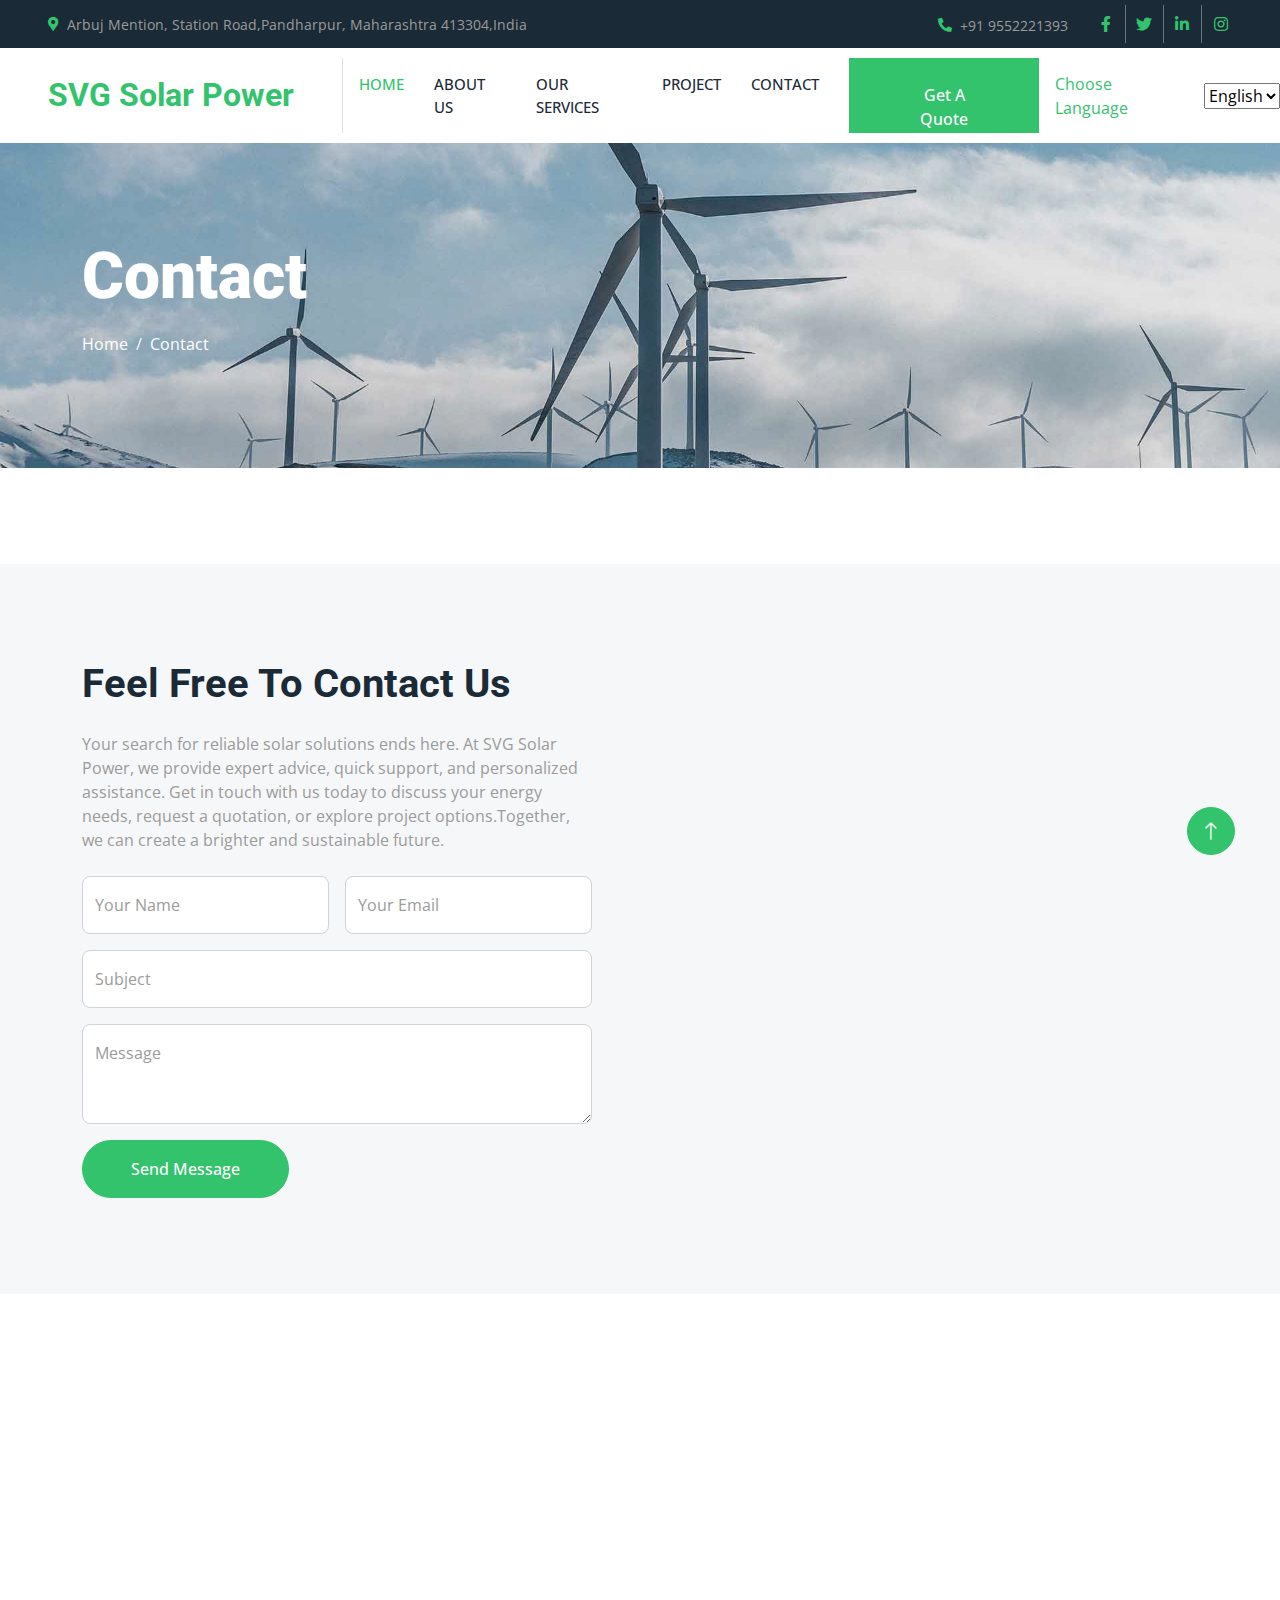
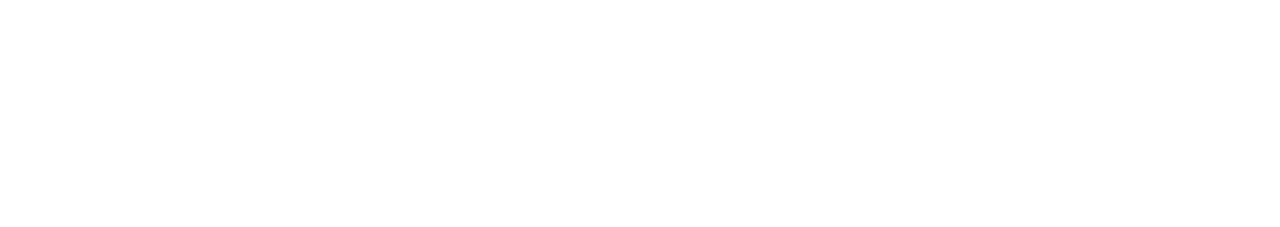
<file: contact.html>
<!DOCTYPE html>
<html lang="en">
  <head>
    <meta charset="utf-8" />
    <title>SVG Solar Power</title>
    <meta content="width=device-width, initial-scale=1.0" name="viewport" />
    <meta content="" name="keywords" />
    <meta content="" name="description" />

    <!-- Favicon -->
    <link rel="icon" href="img/favicon.png" />

    <!-- Google Web Fonts -->
    <link rel="preconnect" href="https://fonts.googleapis.com" />
    <link rel="preconnect" href="https://fonts.gstatic.com" crossorigin />
    <link
      href="https://fonts.googleapis.com/css2?family=Open+Sans:wght@400;500&family=Roboto:wght@500;700;900&display=swap"
      rel="stylesheet"
    />

    <!-- Icon Font Stylesheet -->
    <link
      href="https://cdnjs.cloudflare.com/ajax/libs/font-awesome/5.10.0/css/all.min.css"
      rel="stylesheet"
    />
    <link
      href="https://cdn.jsdelivr.net/npm/bootstrap-icons@1.4.1/font/bootstrap-icons.css"
      rel="stylesheet"
    />

    <!-- Libraries Stylesheet -->
    <link href="lib/animate/animate.min.css" rel="stylesheet" />
    <link href="lib/owlcarousel/assets/owl.carousel.min.css" rel="stylesheet" />
    <link href="lib/lightbox/css/lightbox.min.css" rel="stylesheet" />

    <!-- Customized Bootstrap Stylesheet -->
    <link href="css/bootstrap.min.css" rel="stylesheet" />
    <script src="js/i18n.js" defer></script>
    <!-- Template Stylesheet -->
    <link href="css/style.css" rel="stylesheet" />
    <script>
      function setLang() {
        var lang = document.getElementById("langSwitcher").value;
        setLanguage(lang);
      }
      function sendMessage() {
        const form = document.getElementById("contactForm");
        form.addEventListener("submit", function (e) {
          e.preventDefault();
          const formData = new FormData(form);
          const name = formData.get("name");
          const email = formData.get("email");
          const message = formData.get("message");
          const subject = formData.get("subject");
          const whatsappNumber = "919503084177";

          // Construct the message
          const text = `Hello SVG Solar Power,%0A%0AMy Name: ${name}%0AEmail: ${email}%0Asubject: ${subject}%0AMessage: ${message}`;

          // Open WhatsApp
          const whatsappURL = `https://wa.me/${whatsappNumber}?text=${text}`;
          window.open(whatsappURL, "_blank");

          // Optional: Reset form after sending
          this.reset();
        });
      }
    </script>
  </head>

  <body>
    <!-- Spinner Start -->
    <div
      id="spinner"
      class="show bg-white position-fixed translate-middle w-100 vh-100 top-50 start-50 d-flex align-items-center justify-content-center"
    >
      <div
        class="spinner-border text-primary"
        style="width: 3rem; height: 3rem"
        role="status"
      >
        <span class="sr-only">Loading...</span>
      </div>
    </div>
    <!-- Spinner End -->

    <!-- Topbar Start -->
    <div class="container-fluid bg-dark p-0">
      <div class="row gx-0 d-none d-lg-flex">
        <div class="col-lg-7 px-5 text-start">
          <div class="h-100 d-inline-flex align-items-center me-4">
            <small class="fa fa-map-marker-alt text-primary me-2"></small>

            <small data-i18n="address"></small>
          </div>
          <div class="h-100 d-inline-flex align-items-center">
            <small class="far fa-clock text-primary me-2"></small>
            <small data-i18n="time"></small>
          </div>
        </div>
        <div class="col-lg-5 px-5 text-end">
          <div class="h-100 d-inline-flex align-items-center me-4">
            <small class="fa fa-phone-alt text-primary me-2"></small>
            <small data-i18n="mobileNo"></small>
          </div>
          <div class="h-100 d-inline-flex align-items-center mx-n2">
            <a
              class="btn btn-square btn-link rounded-0 border-0 border-end border-secondary"
              href=""
              ><i class="fab fa-facebook-f"></i
            ></a>
            <a
              class="btn btn-square btn-link rounded-0 border-0 border-end border-secondary"
              href=""
              ><i class="fab fa-twitter"></i
            ></a>
            <a
              class="btn btn-square btn-link rounded-0 border-0 border-end border-secondary"
              href=""
              ><i class="fab fa-linkedin-in"></i
            ></a>
            <a class="btn btn-square btn-link rounded-0" href=""
              ><i class="fab fa-instagram"></i
            ></a>
          </div>
        </div>
      </div>
    </div>
    <!-- Topbar End -->

    <!-- Navbar Start -->
    <nav class="navbar navbar-expand-lg bg-white navbar-light sticky-top p-0">
      <a
        href="index.html"
        class="navbar-brand d-flex align-items-center border-end px-4 px-lg-5"
      >
        <h2 class="m-0 text-primary" data-i18n="title"></h2>
      </a>
      <button
        type="button"
        class="navbar-toggler me-4"
        data-bs-toggle="collapse"
        data-bs-target="#navbarCollapse"
      >
        <span class="navbar-toggler-icon"></span>
      </button>
      <div class="collapse navbar-collapse" id="navbarCollapse">
        <div class="navbar-nav ms-auto p-4 p-lg-0">
          <a
            href="index.html"
            class="nav-item nav-link active"
            data-i18n="linkHome"
          ></a>
          <a
            href="about.html"
            class="nav-item nav-link"
            data-i18n="linkAbout"
          ></a>
          <a
            href="service.html"
            class="nav-item nav-link"
            data-i18n="linkService"
          ></a>
          <a
            href="project.html"
            class="nav-item nav-link"
            data-i18n="linkProject"
          ></a>
          <!-- <div class="nav-item dropdown">
            <a
              href="#"
              class="nav-link dropdown-toggle"
              data-bs-toggle="dropdown"
              >Pages</a
            >
            <div class="dropdown-menu bg-light m-0">
              <a href="feature.html" class="dropdown-item">Feature</a>
              <a href="quote.html" class="dropdown-item">Free Quote</a>
              <a href="team.html" class="dropdown-item">Our Team</a>
              <a href="testimonial.html" class="dropdown-item">Testimonial</a>
              <a href="404.html" class="dropdown-item">404 Page</a>
            </div>
          </div> -->
          <a
            href="contact.html"
            class="nav-item nav-link"
            data-i18n="linkContact"
          ></a>
        </div>
        <a
          href="contact.html"
          class="btn btn-primary rounded-0 py-4 px-lg-5 d-none d-lg-block"
          data-i18n="linkQuote"
          ><i class="fa fa-arrow-right ms-3"></i
        ></a>
      </div>
      <label
        class="nav-item nav-link"
        for="langSwitcher"
        data-i18n="linkChooseLanguage"
      ></label>
      <select id="langSwitcher" onchange="setLang()">
        <option value="en">English</option>
        <option value="mr">मराठी</option>
      </select>
    </nav>
    <!-- Navbar End -->

    <!-- Page Header Start -->
    <div class="container-fluid page-header py-5 mb-5">
      <div class="container py-5">
        <h1
          class="display-3 text-white mb-3 animated slideInDown"
          data-i18n="linkContact"
        ></h1>
        <nav aria-label="breadcrumb animated slideInDown">
          <ol class="breadcrumb">
            <li class="breadcrumb-item">
              <a class="text-white" href="#">Home</a>
            </li>

            <li class="breadcrumb-item text-white active" aria-current="page">
              Contact
            </li>
          </ol>
        </nav>
      </div>
    </div>
    <!-- Page Header End -->

    <!-- Contact Start -->
    <div
      class="container-fluid bg-light overflow-hidden px-lg-0"
      style="margin: 6rem 0"
    >
      <div class="container contact px-lg-0">
        <div class="row g-0 mx-lg-0">
          <div
            class="col-lg-6 contact-text py-5 wow fadeIn"
            data-wow-delay="0.5s"
          >
            <div class="p-lg-5 ps-lg-0">
              <!-- <h6 class="text-primary">Contact Us</h6> -->
              <h1 class="mb-4" data-i18n="linkForContactUs"></h1>
              <p class="mb-4" data-i18n="linkForContactInfo"></p>
              <form id="contactForm">
                <div class="row g-3">
                  <div class="col-md-6">
                    <div class="form-floating">
                      <input
                        type="text"
                        class="form-control"
                        id="name"
                        name="name"
                        placeholder="Your Name"
                      />
                      <label for="name">Your Name</label>
                    </div>
                  </div>
                  <div class="col-md-6">
                    <div class="form-floating">
                      <input
                        type="email"
                        class="form-control"
                        id="email"
                        name="email"
                        placeholder="Your Email"
                      />
                      <label for="email">Your Email</label>
                    </div>
                  </div>
                  <div class="col-12">
                    <div class="form-floating">
                      <input
                        type="text"
                        class="form-control"
                        id="subject"
                        name="subject"
                        placeholder="Subject"
                      />
                      <label for="subject">Subject</label>
                    </div>
                  </div>
                  <div class="col-12">
                    <div class="form-floating">
                      <textarea
                        class="form-control"
                        placeholder="Leave a message here"
                        id="message"
                        name="message"
                        style="height: 100px"
                      ></textarea>
                      <label for="message">Message</label>
                    </div>
                  </div>
                  <div class="col-12">
                    <button
                      type="submit"
                      class="btn btn-primary rounded-pill py-3 px-5"
                      onclick=" sendMessage()"
                    >
                      Send Message
                    </button>
                  </div>
                </div>
              </form>
            </div>
          </div>
          <div class="col-lg-6 pe-lg-0" style="min-height: 400px">
            <div class="position-relative h-100">
              <iframe
                class="position-absolute w-100 h-100"
                style="object-fit: cover"
                src="https://www.google.com/maps/embed?pb=!1m18!1m12!1m3!1d15205.799650603794!2d75.32817560446955!3d17.676193933081695!2m3!1f0!2f0!3f0!3m2!1i1024!2i768!4f13.1!3m3!1m2!1s0x3bc419ca63d7aa47%3A0x2544dfd6469f5567!2sAmrut%20Tea%20Stall!5e0!3m2!1sen!2suk!4v1758114430640!5m2!1sen!2suk"
                width="600"
                height="450"
                style="border: 0"
                frameborder="0"
                allowfullscreen=""
                aria-hidden="false"
                tabindex="0"
              ></iframe>
            </div>
          </div>
        </div>
      </div>
    </div>
    <!-- Contact End -->

    <!-- Footer Start -->
    <div
      class="container-fluid bg-dark text-body footer mt-5 pt-5 wow fadeIn"
      data-wow-delay="0.1s"
    >
      <div class="container py-5">
        <div class="row g-5">
          <div class="col-lg-3 col-md-6">
            <h5 class="text-white mb-4" data-i18n="footerLinkAdds"></h5>
            <p class="mb-2">
              <i class="fa fa-map-marker-alt me-3" data-i18n="address"></i>
            </p>
            <p class="mb-2">
              <i class="fa fa-phone-alt me-3" data-i18n="mobileNo"></i>
            </p>
            <p class="mb-2">
              <i class="fa fa-envelope me-3"></i>info@example.com
            </p>
            <div class="d-flex pt-2">
              <a class="btn btn-square btn-outline-light btn-social" href=""
                ><i class="fab fa-twitter"></i
              ></a>
              <a class="btn btn-square btn-outline-light btn-social" href=""
                ><i class="fab fa-facebook-f"></i
              ></a>
              <a class="btn btn-square btn-outline-light btn-social" href=""
                ><i class="fab fa-youtube"></i
              ></a>
              <a class="btn btn-square btn-outline-light btn-social" href=""
                ><i class="fab fa-linkedin-in"></i
              ></a>
            </div>
          </div>
          <div class="col-lg-3 col-md-6">
            <h5 class="text-white mb-4" data-i18n="footerLinkQuickLink"></h5>
            <a class="btn btn-link" href="" data-i18n="linkAbout"></a>
            <a class="btn btn-link" href="" data-i18n="linkContact"></a>
            <a class="btn btn-link" href="" data-i18n="linkService"></a>
            <a
              class="btn btn-link"
              href=""
              data-i18n="footerTermsCondition"
            ></a>
            <a class="btn btn-link" href="" data-i18n="footerSupport"></a>
          </div>
          <div class="col-lg-3 col-md-6">
            <h5
              class="text-white mb-4"
              data-i18n="footerLinkProjectGallery"
            ></h5>
            <div class="row g-2">
              <div class="col-4">
                <img class="img-fluid rounded" src="img/gallery-1.jpg" alt="" />
              </div>
              <div class="col-4">
                <img class="img-fluid rounded" src="img/gallery-2.jpg" alt="" />
              </div>
              <div class="col-4">
                <img class="img-fluid rounded" src="img/gallery-3.jpg" alt="" />
              </div>
              <div class="col-4">
                <img class="img-fluid rounded" src="img/gallery-4.jpg" alt="" />
              </div>
              <div class="col-4">
                <img class="img-fluid rounded" src="img/gallery-5.jpg" alt="" />
              </div>
              <div class="col-4">
                <img class="img-fluid rounded" src="img/gallery-6.jpg" alt="" />
              </div>
            </div>
          </div>
        </div>
      </div>
      <div class="container">
        <div class="copyright">
          <div class="row">
            <div class="col-md-6 text-center text-md-start mb-3 mb-md-0">
              &copy; <a href="#" data-i18n="footerTitle"></a>
            </div>
            <div
              class="col-md-6 text-center text-md-end"
              data-i18n="DesignedBy"
            ></div>
          </div>
        </div>
      </div>
    </div>
    <!-- Footer End -->
    <!-- Back to Top -->
    <a
      href="#"
      class="btn btn-lg btn-primary btn-lg-square rounded-circle back-to-top"
      ><i class="bi bi-arrow-up"></i
    ></a>

    <!-- JavaScript Libraries -->
    <script src="https://code.jquery.com/jquery-3.4.1.min.js"></script>
    <script src="https://cdn.jsdelivr.net/npm/bootstrap@5.0.0/dist/js/bootstrap.bundle.min.js"></script>
    <script src="lib/wow/wow.min.js"></script>
    <script src="lib/easing/easing.min.js"></script>
    <script src="lib/waypoints/waypoints.min.js"></script>
    <script src="lib/counterup/counterup.min.js"></script>
    <script src="lib/owlcarousel/owl.carousel.min.js"></script>
    <script src="lib/isotope/isotope.pkgd.min.js"></script>
    <script src="lib/lightbox/js/lightbox.min.js"></script>

    <!-- Template Javascript -->
    <script src="js/main.js"></script>
  </body>
</html>
</file>
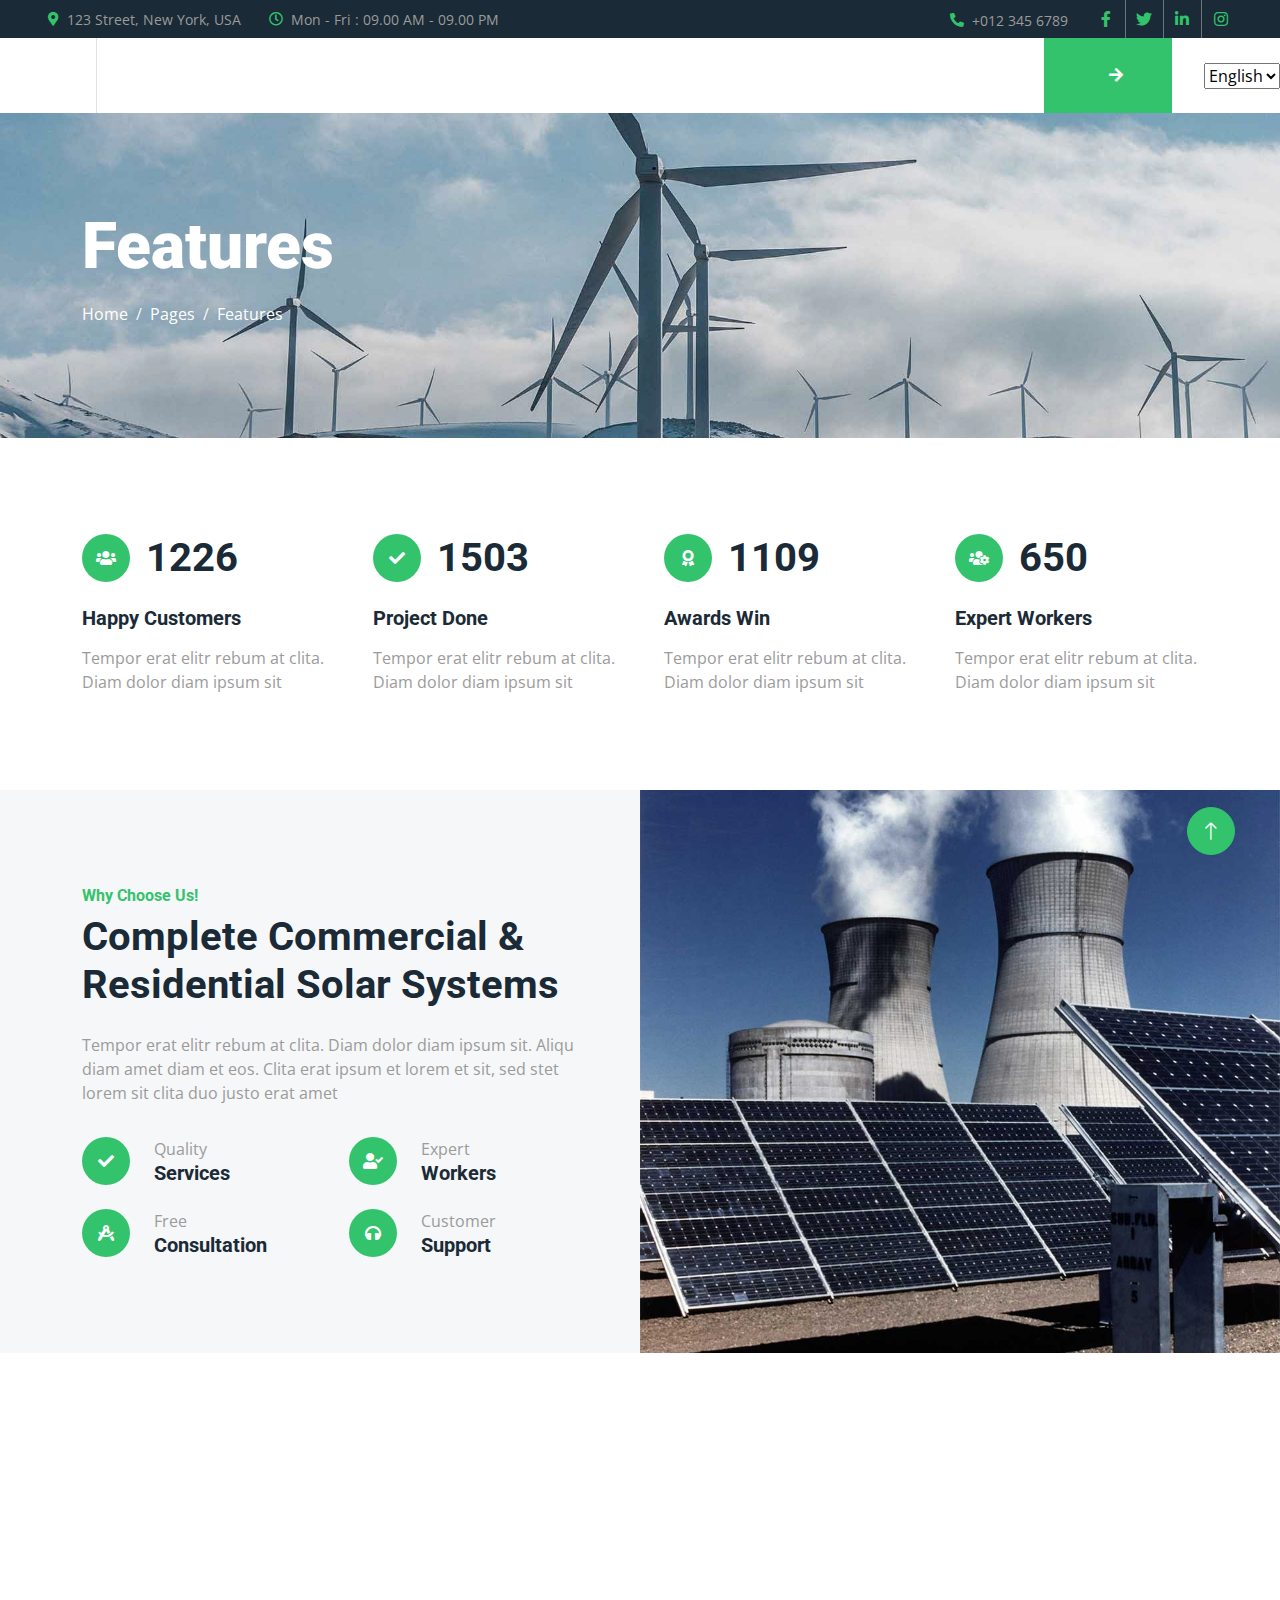
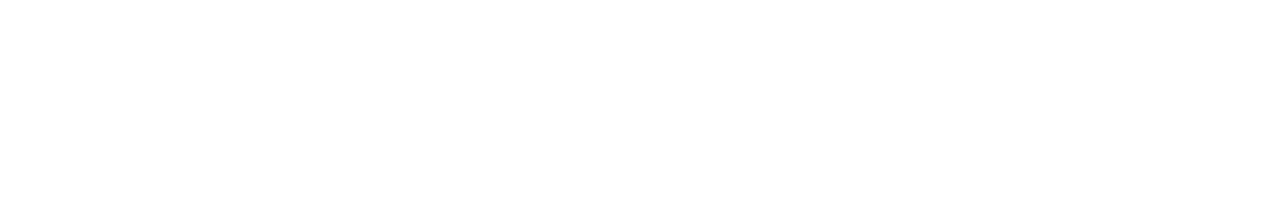
<file: feature.html>
<!DOCTYPE html>
<html lang="en">
  <head>
    <meta charset="utf-8" />
    <title>SVG Solar Power</title>
    <meta content="width=device-width, initial-scale=1.0" name="viewport" />
    <meta content="" name="keywords" />
    <meta content="" name="description" />

    <!-- Favicon -->
    <link rel="icon" href="img/favicon.png" />

    <!-- Google Web Fonts -->
    <link rel="preconnect" href="https://fonts.googleapis.com" />
    <link rel="preconnect" href="https://fonts.gstatic.com" crossorigin />
    <link
      href="https://fonts.googleapis.com/css2?family=Open+Sans:wght@400;500&family=Roboto:wght@500;700;900&display=swap"
      rel="stylesheet"
    />

    <!-- Icon Font Stylesheet -->
    <link
      href="https://cdnjs.cloudflare.com/ajax/libs/font-awesome/5.10.0/css/all.min.css"
      rel="stylesheet"
    />
    <link
      href="https://cdn.jsdelivr.net/npm/bootstrap-icons@1.4.1/font/bootstrap-icons.css"
      rel="stylesheet"
    />

    <!-- Libraries Stylesheet -->
    <link href="lib/animate/animate.min.css" rel="stylesheet" />
    <link href="lib/owlcarousel/assets/owl.carousel.min.css" rel="stylesheet" />
    <link href="lib/lightbox/css/lightbox.min.css" rel="stylesheet" />

    <!-- Customized Bootstrap Stylesheet -->
    <link href="css/bootstrap.min.css" rel="stylesheet" />

    <!-- Template Stylesheet -->
    <link href="css/style.css" rel="stylesheet" />
  </head>

  <body>
    <!-- Spinner Start -->
    <div
      id="spinner"
      class="show bg-white position-fixed translate-middle w-100 vh-100 top-50 start-50 d-flex align-items-center justify-content-center"
    >
      <div
        class="spinner-border text-primary"
        style="width: 3rem; height: 3rem"
        role="status"
      >
        <span class="sr-only">Loading...</span>
      </div>
    </div>
    <!-- Spinner End -->

    <!-- Topbar Start -->
    <div class="container-fluid bg-dark p-0">
      <div class="row gx-0 d-none d-lg-flex">
        <div class="col-lg-7 px-5 text-start">
          <div class="h-100 d-inline-flex align-items-center me-4">
            <small class="fa fa-map-marker-alt text-primary me-2"></small>
            <small>123 Street, New York, USA</small>
          </div>
          <div class="h-100 d-inline-flex align-items-center">
            <small class="far fa-clock text-primary me-2"></small>
            <small>Mon - Fri : 09.00 AM - 09.00 PM</small>
          </div>
        </div>
        <div class="col-lg-5 px-5 text-end">
          <div class="h-100 d-inline-flex align-items-center me-4">
            <small class="fa fa-phone-alt text-primary me-2"></small>
            <small>+012 345 6789</small>
          </div>
          <div class="h-100 d-inline-flex align-items-center mx-n2">
            <a
              class="btn btn-square btn-link rounded-0 border-0 border-end border-secondary"
              href=""
              ><i class="fab fa-facebook-f"></i
            ></a>
            <a
              class="btn btn-square btn-link rounded-0 border-0 border-end border-secondary"
              href=""
              ><i class="fab fa-twitter"></i
            ></a>
            <a
              class="btn btn-square btn-link rounded-0 border-0 border-end border-secondary"
              href=""
              ><i class="fab fa-linkedin-in"></i
            ></a>
            <a class="btn btn-square btn-link rounded-0" href=""
              ><i class="fab fa-instagram"></i
            ></a>
          </div>
        </div>
      </div>
    </div>
    <!-- Topbar End -->

    <!-- Navbar Start -->
    <nav class="navbar navbar-expand-lg bg-white navbar-light sticky-top p-0">
      <a
        href="index.html"
        class="navbar-brand d-flex align-items-center border-end px-4 px-lg-5"
      >
        <h2 class="m-0 text-primary" data-i18n="title"></h2>
      </a>
      <button
        type="button"
        class="navbar-toggler me-4"
        data-bs-toggle="collapse"
        data-bs-target="#navbarCollapse"
      >
        <span class="navbar-toggler-icon"></span>
      </button>
      <div class="collapse navbar-collapse" id="navbarCollapse">
        <div class="navbar-nav ms-auto p-4 p-lg-0">
          <a
            href="index.html"
            class="nav-item nav-link active"
            data-i18n="linkHome"
          ></a>
          <a
            href="about.html"
            class="nav-item nav-link"
            data-i18n="linkAbout"
          ></a>
          <a
            href="service.html"
            class="nav-item nav-link"
            data-i18n="linkService"
          ></a>
          <a
            href="project.html"
            class="nav-item nav-link"
            data-i18n="linkProject"
          ></a>
          <!-- <div class="nav-item dropdown">
            <a
              href="#"
              class="nav-link dropdown-toggle"
              data-bs-toggle="dropdown"
              >Pages</a
            >
            <div class="dropdown-menu bg-light m-0">
              <a href="feature.html" class="dropdown-item">Feature</a>
              <a href="quote.html" class="dropdown-item">Free Quote</a>
              <a href="team.html" class="dropdown-item">Our Team</a>
              <a href="testimonial.html" class="dropdown-item">Testimonial</a>
              <a href="404.html" class="dropdown-item">404 Page</a>
            </div>
          </div> -->
          <a
            href="contact.html"
            class="nav-item nav-link"
            data-i18n="linkContact"
          ></a>
        </div>
        <a
          href="contact.html"
          class="btn btn-primary rounded-0 py-4 px-lg-5 d-none d-lg-block"
          data-i18n="linkQuote"
          ><i class="fa fa-arrow-right ms-3"></i
        ></a>
      </div>
      <label
        class="nav-item nav-link"
        for="langSwitcher"
        data-i18n="linkChooseLanguage"
      ></label>
      <select id="langSwitcher" onchange="setLang()">
        <option value="en">English</option>
        <option value="mr">मराठी</option>
      </select>
    </nav>
    <!-- Navbar End -->

    <!-- Page Header Start -->
    <div class="container-fluid page-header py-5 mb-5">
      <div class="container py-5">
        <h1 class="display-3 text-white mb-3 animated slideInDown">Features</h1>
        <nav aria-label="breadcrumb animated slideInDown">
          <ol class="breadcrumb">
            <li class="breadcrumb-item">
              <a class="text-white" href="#">Home</a>
            </li>
            <li class="breadcrumb-item">
              <a class="text-white" href="#">Pages</a>
            </li>
            <li class="breadcrumb-item text-white active" aria-current="page">
              Features
            </li>
          </ol>
        </nav>
      </div>
    </div>
    <!-- Page Header End -->

    <!-- Feature Start -->
    <div class="container-xxl py-5">
      <div class="container">
        <div class="row g-5">
          <div class="col-md-6 col-lg-3 wow fadeIn" data-wow-delay="0.1s">
            <div class="d-flex align-items-center mb-4">
              <div class="btn-lg-square bg-primary rounded-circle me-3">
                <i class="fa fa-users text-white"></i>
              </div>
              <h1 class="mb-0" data-toggle="counter-up">3453</h1>
            </div>
            <h5 class="mb-3">Happy Customers</h5>
            <span
              >Tempor erat elitr rebum at clita. Diam dolor diam ipsum sit</span
            >
          </div>
          <div class="col-md-6 col-lg-3 wow fadeIn" data-wow-delay="0.3s">
            <div class="d-flex align-items-center mb-4">
              <div class="btn-lg-square bg-primary rounded-circle me-3">
                <i class="fa fa-check text-white"></i>
              </div>
              <h1 class="mb-0" data-toggle="counter-up">4234</h1>
            </div>
            <h5 class="mb-3">Project Done</h5>
            <span
              >Tempor erat elitr rebum at clita. Diam dolor diam ipsum sit</span
            >
          </div>
          <div class="col-md-6 col-lg-3 wow fadeIn" data-wow-delay="0.5s">
            <div class="d-flex align-items-center mb-4">
              <div class="btn-lg-square bg-primary rounded-circle me-3">
                <i class="fa fa-award text-white"></i>
              </div>
              <h1 class="mb-0" data-toggle="counter-up">3123</h1>
            </div>
            <h5 class="mb-3">Awards Win</h5>
            <span
              >Tempor erat elitr rebum at clita. Diam dolor diam ipsum sit</span
            >
          </div>
          <div class="col-md-6 col-lg-3 wow fadeIn" data-wow-delay="0.7s">
            <div class="d-flex align-items-center mb-4">
              <div class="btn-lg-square bg-primary rounded-circle me-3">
                <i class="fa fa-users-cog text-white"></i>
              </div>
              <h1 class="mb-0" data-toggle="counter-up">1831</h1>
            </div>
            <h5 class="mb-3">Expert Workers</h5>
            <span
              >Tempor erat elitr rebum at clita. Diam dolor diam ipsum sit</span
            >
          </div>
        </div>
      </div>
    </div>
    <!-- Feature Start -->

    <!-- Feature Start -->
    <div class="container-fluid bg-light overflow-hidden my-5 px-lg-0">
      <div class="container feature px-lg-0">
        <div class="row g-0 mx-lg-0">
          <div
            class="col-lg-6 feature-text py-5 wow fadeIn"
            data-wow-delay="0.1s"
          >
            <div class="p-lg-5 ps-lg-0">
              <h6 class="text-primary">Why Choose Us!</h6>
              <h1 class="mb-4">
                Complete Commercial & Residential Solar Systems
              </h1>
              <p class="mb-4 pb-2">
                Tempor erat elitr rebum at clita. Diam dolor diam ipsum sit.
                Aliqu diam amet diam et eos. Clita erat ipsum et lorem et sit,
                sed stet lorem sit clita duo justo erat amet
              </p>
              <div class="row g-4">
                <div class="col-6">
                  <div class="d-flex align-items-center">
                    <div class="btn-lg-square bg-primary rounded-circle">
                      <i class="fa fa-check text-white"></i>
                    </div>
                    <div class="ms-4">
                      <p class="mb-0">Quality</p>
                      <h5 class="mb-0">Services</h5>
                    </div>
                  </div>
                </div>
                <div class="col-6">
                  <div class="d-flex align-items-center">
                    <div class="btn-lg-square bg-primary rounded-circle">
                      <i class="fa fa-user-check text-white"></i>
                    </div>
                    <div class="ms-4">
                      <p class="mb-0">Expert</p>
                      <h5 class="mb-0">Workers</h5>
                    </div>
                  </div>
                </div>
                <div class="col-6">
                  <div class="d-flex align-items-center">
                    <div class="btn-lg-square bg-primary rounded-circle">
                      <i class="fa fa-drafting-compass text-white"></i>
                    </div>
                    <div class="ms-4">
                      <p class="mb-0">Free</p>
                      <h5 class="mb-0">Consultation</h5>
                    </div>
                  </div>
                </div>
                <div class="col-6">
                  <div class="d-flex align-items-center">
                    <div class="btn-lg-square bg-primary rounded-circle">
                      <i class="fa fa-headphones text-white"></i>
                    </div>
                    <div class="ms-4">
                      <p class="mb-0">Customer</p>
                      <h5 class="mb-0">Support</h5>
                    </div>
                  </div>
                </div>
              </div>
            </div>
          </div>
          <div
            class="col-lg-6 pe-lg-0 wow fadeIn"
            data-wow-delay="0.5s"
            style="min-height: 400px"
          >
            <div class="position-relative h-100">
              <img
                class="position-absolute img-fluid w-100 h-100"
                src="img/feature.jpg"
                style="object-fit: cover"
                alt=""
              />
            </div>
          </div>
        </div>
      </div>
    </div>
    <!-- Feature End -->

    <!-- Footer Start -->
    <div
      class="container-fluid bg-dark text-body footer mt-5 pt-5 wow fadeIn"
      data-wow-delay="0.1s"
    >
      <div class="container py-5">
        <div class="row g-5">
          <div class="col-lg-3 col-md-6">
            <h5 class="text-white mb-4" data-i18n="footerLinkAdds"></h5>
            <p class="mb-2">
              <i class="fa fa-map-marker-alt me-3" data-i18n="address"></i>
            </p>
            <p class="mb-2">
              <i class="fa fa-phone-alt me-3" data-i18n="mobileNo"></i>
            </p>
            <p class="mb-2">
              <i class="fa fa-envelope me-3"></i>info@example.com
            </p>
            <div class="d-flex pt-2">
              <a class="btn btn-square btn-outline-light btn-social" href=""
                ><i class="fab fa-twitter"></i
              ></a>
              <a class="btn btn-square btn-outline-light btn-social" href=""
                ><i class="fab fa-facebook-f"></i
              ></a>
              <a class="btn btn-square btn-outline-light btn-social" href=""
                ><i class="fab fa-youtube"></i
              ></a>
              <a class="btn btn-square btn-outline-light btn-social" href=""
                ><i class="fab fa-linkedin-in"></i
              ></a>
            </div>
          </div>
          <div class="col-lg-3 col-md-6">
            <h5 class="text-white mb-4" data-i18n="footerLinkQuickLink"></h5>
            <a class="btn btn-link" href="" data-i18n="linkAbout"></a>
            <a class="btn btn-link" href="" data-i18n="linkContact"></a>
            <a class="btn btn-link" href="" data-i18n="linkService"></a>
            <a
              class="btn btn-link"
              href=""
              data-i18n="footerTermsCondition"
            ></a>
            <a class="btn btn-link" href="" data-i18n="footerSupport"></a>
          </div>
          <div class="col-lg-3 col-md-6">
            <h5
              class="text-white mb-4"
              data-i18n="footerLinkProjectGallery"
            ></h5>
            <div class="row g-2">
              <div class="col-4">
                <img class="img-fluid rounded" src="img/gallery-1.jpg" alt="" />
              </div>
              <div class="col-4">
                <img class="img-fluid rounded" src="img/gallery-2.jpg" alt="" />
              </div>
              <div class="col-4">
                <img class="img-fluid rounded" src="img/gallery-3.jpg" alt="" />
              </div>
              <div class="col-4">
                <img class="img-fluid rounded" src="img/gallery-4.jpg" alt="" />
              </div>
              <div class="col-4">
                <img class="img-fluid rounded" src="img/gallery-5.jpg" alt="" />
              </div>
              <div class="col-4">
                <img class="img-fluid rounded" src="img/gallery-6.jpg" alt="" />
              </div>
            </div>
          </div>
        </div>
      </div>
      <div class="container">
        <div class="copyright">
          <div class="row">
            <div class="col-md-6 text-center text-md-start mb-3 mb-md-0">
              &copy; <a href="#" data-i18n="footerTitle"></a>
            </div>
            <div
              class="col-md-6 text-center text-md-end"
              data-i18n="DesignedBy"
            ></div>
          </div>
        </div>
      </div>
    </div>
    <!-- Footer End -->

    <!-- Back to Top -->
    <a
      href="#"
      class="btn btn-lg btn-primary btn-lg-square rounded-circle back-to-top"
      ><i class="bi bi-arrow-up"></i
    ></a>

    <!-- JavaScript Libraries -->
    <script src="https://code.jquery.com/jquery-3.4.1.min.js"></script>
    <script src="https://cdn.jsdelivr.net/npm/bootstrap@5.0.0/dist/js/bootstrap.bundle.min.js"></script>
    <script src="lib/wow/wow.min.js"></script>
    <script src="lib/easing/easing.min.js"></script>
    <script src="lib/waypoints/waypoints.min.js"></script>
    <script src="lib/counterup/counterup.min.js"></script>
    <script src="lib/owlcarousel/owl.carousel.min.js"></script>
    <script src="lib/isotope/isotope.pkgd.min.js"></script>
    <script src="lib/lightbox/js/lightbox.min.js"></script>

    <!-- Template Javascript -->
    <script src="js/main.js"></script>
  </body>
</html>
</file>
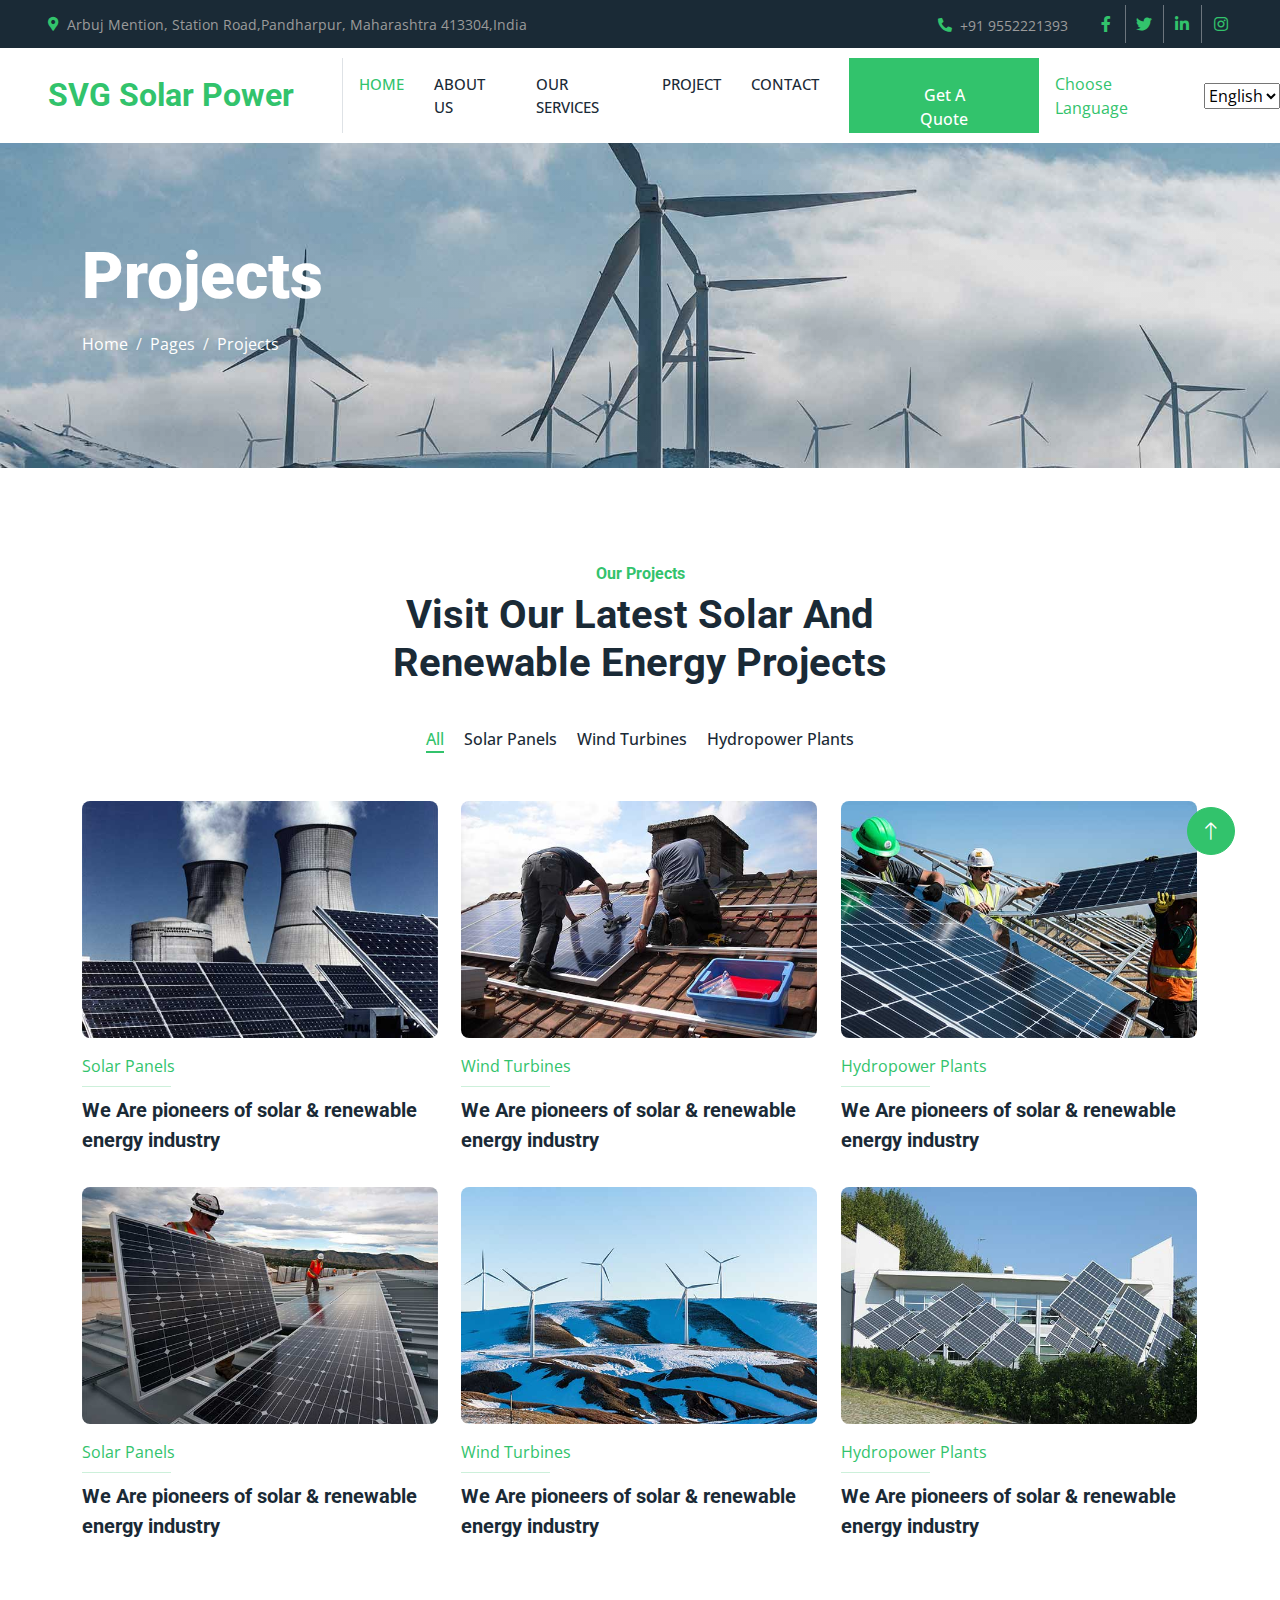
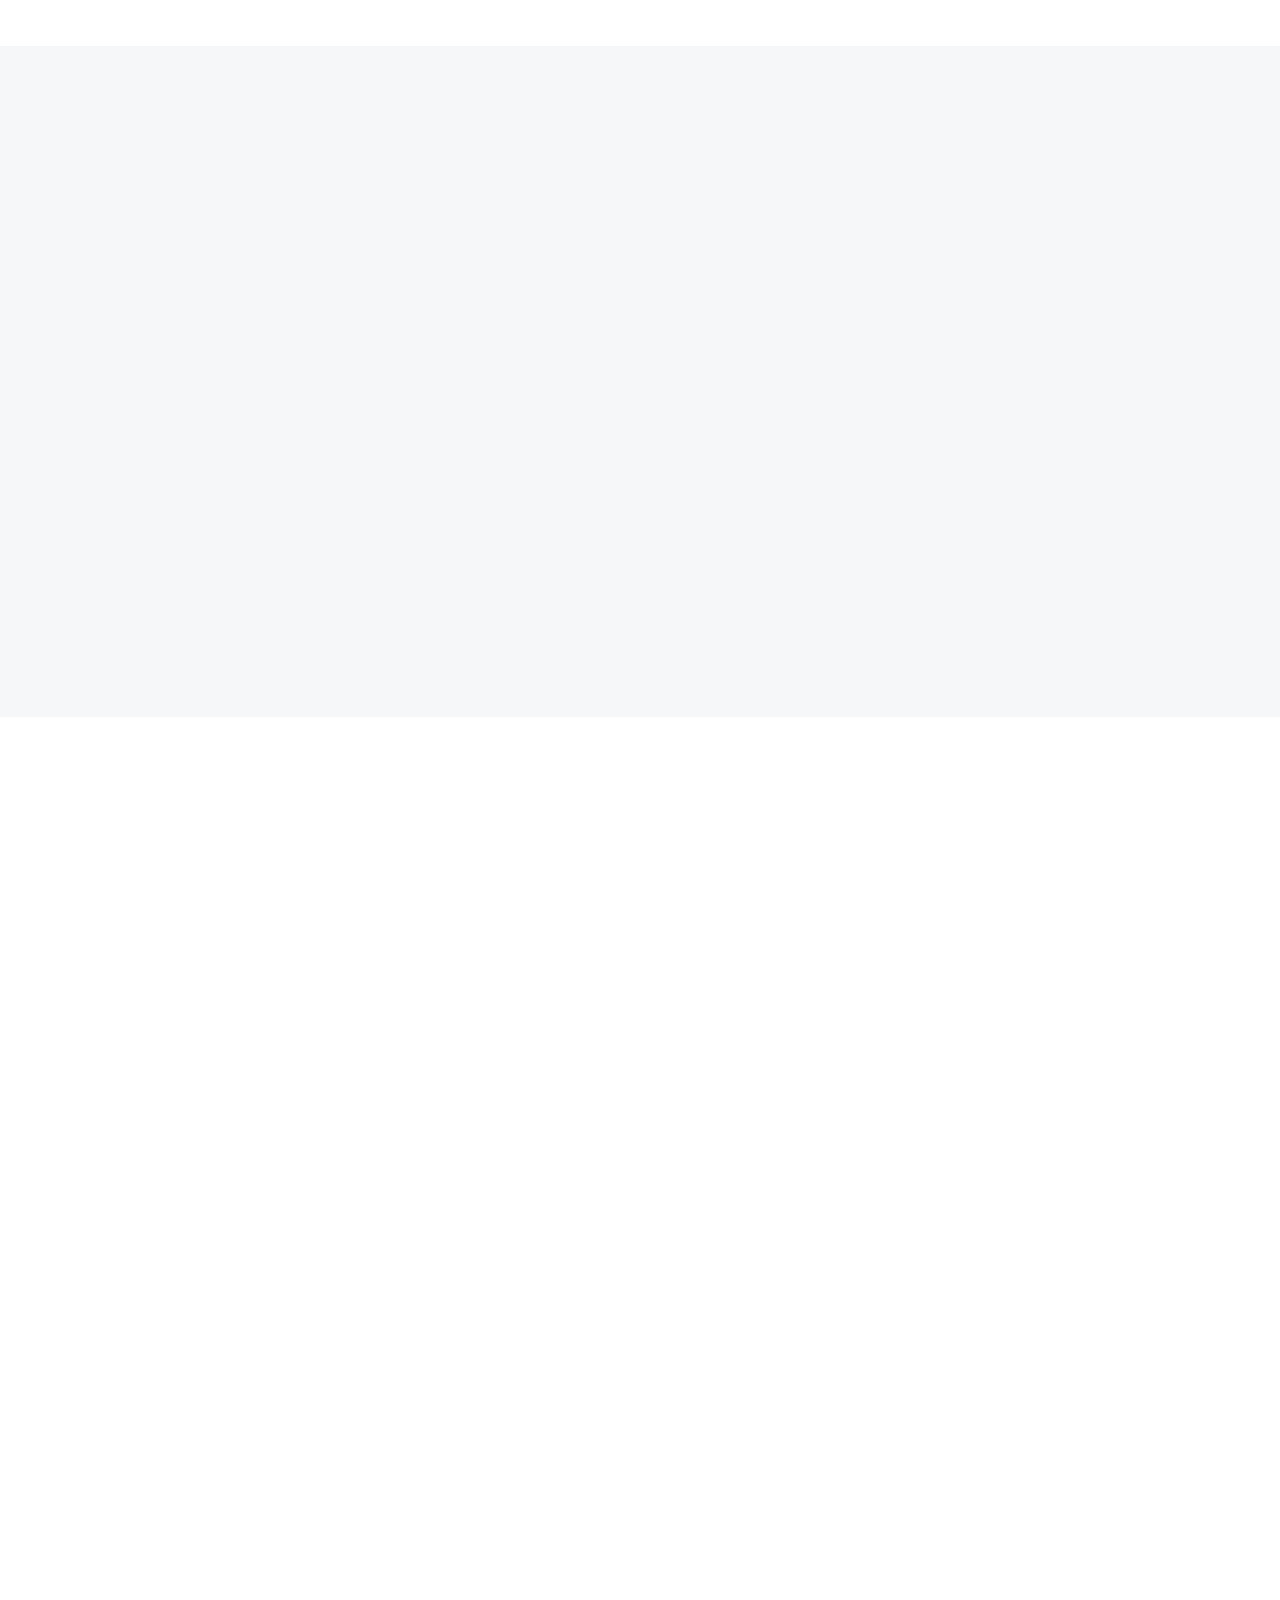
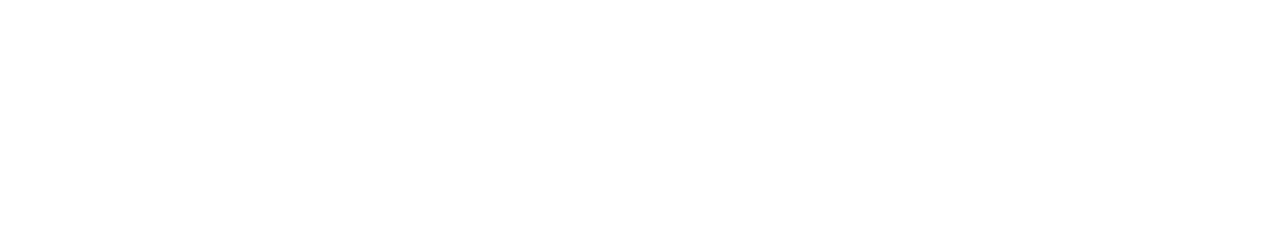
<file: project.html>
<!DOCTYPE html>
<html lang="en">
  <head>
    <meta charset="utf-8" />
    <title>SVG Solar Power</title>
    <meta content="width=device-width, initial-scale=1.0" name="viewport" />
    <meta content="" name="keywords" />
    <meta content="" name="description" />

    <!-- Favicon -->
    <link rel="icon" href="img/favicon.png" />

    <!-- Google Web Fonts -->
    <link rel="preconnect" href="https://fonts.googleapis.com" />
    <link rel="preconnect" href="https://fonts.gstatic.com" crossorigin />
    <link
      href="https://fonts.googleapis.com/css2?family=Open+Sans:wght@400;500&family=Roboto:wght@500;700;900&display=swap"
      rel="stylesheet"
    />

    <!-- Icon Font Stylesheet -->
    <link
      href="https://cdnjs.cloudflare.com/ajax/libs/font-awesome/5.10.0/css/all.min.css"
      rel="stylesheet"
    />
    <link
      href="https://cdn.jsdelivr.net/npm/bootstrap-icons@1.4.1/font/bootstrap-icons.css"
      rel="stylesheet"
    />

    <!-- Libraries Stylesheet -->
    <link href="lib/animate/animate.min.css" rel="stylesheet" />
    <link href="lib/owlcarousel/assets/owl.carousel.min.css" rel="stylesheet" />
    <link href="lib/lightbox/css/lightbox.min.css" rel="stylesheet" />

    <!-- Customized Bootstrap Stylesheet -->
    <link href="css/bootstrap.min.css" rel="stylesheet" />
    <script src="js/i18n.js" defer></script>
    <!-- Template Stylesheet -->
    <link href="css/style.css" rel="stylesheet" />
    <script>
      function setLang() {
        var lang = document.getElementById("langSwitcher").value;
        setLanguage(lang);
      }
    </script>
  </head>

  <body>
    <!-- Spinner Start -->
    <div
      id="spinner"
      class="show bg-white position-fixed translate-middle w-100 vh-100 top-50 start-50 d-flex align-items-center justify-content-center"
    >
      <div
        class="spinner-border text-primary"
        style="width: 3rem; height: 3rem"
        role="status"
      >
        <span class="sr-only">Loading...</span>
      </div>
    </div>
    <!-- Spinner End -->

    <!-- Topbar Start -->
    <div class="container-fluid bg-dark p-0">
      <div class="row gx-0 d-none d-lg-flex">
        <div class="col-lg-7 px-5 text-start">
          <div class="h-100 d-inline-flex align-items-center me-4">
            <small class="fa fa-map-marker-alt text-primary me-2"></small>
            <small data-i18n="address"></small>
          </div>
          <div class="h-100 d-inline-flex align-items-center">
            <small class="far fa-clock text-primary me-2"></small>
            <small data-i18n="time"></small>
          </div>
        </div>
        <div class="col-lg-5 px-5 text-end">
          <div class="h-100 d-inline-flex align-items-center me-4">
            <small class="fa fa-phone-alt text-primary me-2"></small>
            <small data-i18n="mobileNo"></small>
          </div>
          <div class="h-100 d-inline-flex align-items-center mx-n2">
            <a
              class="btn btn-square btn-link rounded-0 border-0 border-end border-secondary"
              href=""
              ><i class="fab fa-facebook-f"></i
            ></a>
            <a
              class="btn btn-square btn-link rounded-0 border-0 border-end border-secondary"
              href=""
              ><i class="fab fa-twitter"></i
            ></a>
            <a
              class="btn btn-square btn-link rounded-0 border-0 border-end border-secondary"
              href=""
              ><i class="fab fa-linkedin-in"></i
            ></a>
            <a class="btn btn-square btn-link rounded-0" href=""
              ><i class="fab fa-instagram"></i
            ></a>
          </div>
        </div>
      </div>
    </div>
    <!-- Topbar End -->

    <!-- Navbar Start -->
    <nav class="navbar navbar-expand-lg bg-white navbar-light sticky-top p-0">
      <a
        href="index.html"
        class="navbar-brand d-flex align-items-center border-end px-4 px-lg-5"
      >
        <h2 class="m-0 text-primary" data-i18n="title"></h2>
      </a>
      <button
        type="button"
        class="navbar-toggler me-4"
        data-bs-toggle="collapse"
        data-bs-target="#navbarCollapse"
      >
        <span class="navbar-toggler-icon"></span>
      </button>
      <div class="collapse navbar-collapse" id="navbarCollapse">
        <div class="navbar-nav ms-auto p-4 p-lg-0">
          <a
            href="index.html"
            class="nav-item nav-link active"
            data-i18n="linkHome"
          ></a>
          <a
            href="about.html"
            class="nav-item nav-link"
            data-i18n="linkAbout"
          ></a>
          <a
            href="service.html"
            class="nav-item nav-link"
            data-i18n="linkService"
          ></a>
          <a
            href="project.html"
            class="nav-item nav-link"
            data-i18n="linkProject"
          ></a>
          <!-- <div class="nav-item dropdown">
            <a
              href="#"
              class="nav-link dropdown-toggle"
              data-bs-toggle="dropdown"
              >Pages</a
            >
            <div class="dropdown-menu bg-light m-0">
              <a href="feature.html" class="dropdown-item">Feature</a>
              <a href="quote.html" class="dropdown-item">Free Quote</a>
              <a href="team.html" class="dropdown-item">Our Team</a>
              <a href="testimonial.html" class="dropdown-item">Testimonial</a>
              <a href="404.html" class="dropdown-item">404 Page</a>
            </div>
          </div> -->
          <a
            href="contact.html"
            class="nav-item nav-link"
            data-i18n="linkContact"
          ></a>
        </div>
        <a
          href="contact.html"
          class="btn btn-primary rounded-0 py-4 px-lg-5 d-none d-lg-block"
          data-i18n="linkQuote"
          ><i class="fa fa-arrow-right ms-3"></i
        ></a>
      </div>
      <label
        class="nav-item nav-link"
        for="langSwitcher"
        data-i18n="linkChooseLanguage"
      ></label>
      <select id="langSwitcher" onchange="setLang()">
        <option value="en">English</option>
        <option value="mr">मराठी</option>
      </select>
    </nav>
    <!-- Navbar End -->

    <!-- Page Header Start -->
    <div class="container-fluid page-header py-5 mb-5">
      <div class="container py-5">
        <h1 class="display-3 text-white mb-3 animated slideInDown">Projects</h1>
        <nav aria-label="breadcrumb animated slideInDown">
          <ol class="breadcrumb">
            <li class="breadcrumb-item">
              <a class="text-white" href="#">Home</a>
            </li>
            <li class="breadcrumb-item">
              <a class="text-white" href="#">Pages</a>
            </li>
            <li class="breadcrumb-item text-white active" aria-current="page">
              Projects
            </li>
          </ol>
        </nav>
      </div>
    </div>
    <!-- Page Header End -->

    <!-- Projects Start -->
    <div class="container-xxl py-5">
      <div class="container">
        <div
          class="text-center mx-auto mb-5 wow fadeInUp"
          data-wow-delay="0.1s"
          style="max-width: 600px"
        >
          <h6 class="text-primary" data-i18n="linkOurProject"></h6>
          <h1 class="mb-4" data-i18n="linkOurProjectsTitle"></h1>
        </div>
        <div class="row mt-n2 wow fadeInUp" data-wow-delay="0.3s">
          <div class="col-12 text-center">
            <ul class="list-inline mb-5" id="portfolio-flters">
              <li class="mx-2 active" data-filter="*">All</li>
              <li class="mx-2" data-filter=".first">Solar Panels</li>
              <li class="mx-2" data-filter=".second">Wind Turbines</li>
              <li class="mx-2" data-filter=".third">Hydropower Plants</li>
            </ul>
          </div>
        </div>
        <div
          class="row g-4 portfolio-container wow fadeInUp"
          data-wow-delay="0.5s"
        >
          <div class="col-lg-4 col-md-6 portfolio-item first">
            <div class="portfolio-img rounded overflow-hidden">
              <img class="img-fluid" src="img/img-600x400-6.jpg" alt="" />
              <div class="portfolio-btn">
                <a
                  class="btn btn-lg-square btn-outline-light rounded-circle mx-1"
                  href="img/img-600x400-6.jpg"
                  data-lightbox="portfolio"
                  ><i class="fa fa-eye"></i
                ></a>
                <a
                  class="btn btn-lg-square btn-outline-light rounded-circle mx-1"
                  href=""
                  ><i class="fa fa-link"></i
                ></a>
              </div>
            </div>
            <div class="pt-3">
              <p class="text-primary mb-0">Solar Panels</p>
              <hr class="text-primary w-25 my-2" />
              <h5 class="lh-base">
                We Are pioneers of solar & renewable energy industry
              </h5>
            </div>
          </div>
          <div class="col-lg-4 col-md-6 portfolio-item second">
            <div class="portfolio-img rounded overflow-hidden">
              <img class="img-fluid" src="img/img-600x400-5.jpg" alt="" />
              <div class="portfolio-btn">
                <a
                  class="btn btn-lg-square btn-outline-light rounded-circle mx-1"
                  href="img/img-600x400-5.jpg"
                  data-lightbox="portfolio"
                  ><i class="fa fa-eye"></i
                ></a>
                <a
                  class="btn btn-lg-square btn-outline-light rounded-circle mx-1"
                  href=""
                  ><i class="fa fa-link"></i
                ></a>
              </div>
            </div>
            <div class="pt-3">
              <p class="text-primary mb-0">Wind Turbines</p>
              <hr class="text-primary w-25 my-2" />
              <h5 class="lh-base">
                We Are pioneers of solar & renewable energy industry
              </h5>
            </div>
          </div>
          <div class="col-lg-4 col-md-6 portfolio-item third">
            <div class="portfolio-img rounded overflow-hidden">
              <img class="img-fluid" src="img/img-600x400-4.jpg" alt="" />
              <div class="portfolio-btn">
                <a
                  class="btn btn-lg-square btn-outline-light rounded-circle mx-1"
                  href="img/img-600x400-4.jpg"
                  data-lightbox="portfolio"
                  ><i class="fa fa-eye"></i
                ></a>
                <a
                  class="btn btn-lg-square btn-outline-light rounded-circle mx-1"
                  href=""
                  ><i class="fa fa-link"></i
                ></a>
              </div>
            </div>
            <div class="pt-3">
              <p class="text-primary mb-0">Hydropower Plants</p>
              <hr class="text-primary w-25 my-2" />
              <h5 class="lh-base">
                We Are pioneers of solar & renewable energy industry
              </h5>
            </div>
          </div>
          <div class="col-lg-4 col-md-6 portfolio-item first">
            <div class="portfolio-img rounded overflow-hidden">
              <img class="img-fluid" src="img/img-600x400-3.jpg" alt="" />
              <div class="portfolio-btn">
                <a
                  class="btn btn-lg-square btn-outline-light rounded-circle mx-1"
                  href="img/img-600x400-3.jpg"
                  data-lightbox="portfolio"
                  ><i class="fa fa-eye"></i
                ></a>
                <a
                  class="btn btn-lg-square btn-outline-light rounded-circle mx-1"
                  href=""
                  ><i class="fa fa-link"></i
                ></a>
              </div>
            </div>
            <div class="pt-3">
              <p class="text-primary mb-0">Solar Panels</p>
              <hr class="text-primary w-25 my-2" />
              <h5 class="lh-base">
                We Are pioneers of solar & renewable energy industry
              </h5>
            </div>
          </div>
          <div class="col-lg-4 col-md-6 portfolio-item second">
            <div class="portfolio-img rounded overflow-hidden">
              <img class="img-fluid" src="img/img-600x400-2.jpg" alt="" />
              <div class="portfolio-btn">
                <a
                  class="btn btn-lg-square btn-outline-light rounded-circle mx-1"
                  href="img/img-600x400-2.jpg"
                  data-lightbox="portfolio"
                  ><i class="fa fa-eye"></i
                ></a>
                <a
                  class="btn btn-lg-square btn-outline-light rounded-circle mx-1"
                  href=""
                  ><i class="fa fa-link"></i
                ></a>
              </div>
            </div>
            <div class="pt-3">
              <p class="text-primary mb-0">Wind Turbines</p>
              <hr class="text-primary w-25 my-2" />
              <h5 class="lh-base">
                We Are pioneers of solar & renewable energy industry
              </h5>
            </div>
          </div>
          <div class="col-lg-4 col-md-6 portfolio-item third">
            <div class="portfolio-img rounded overflow-hidden">
              <img class="img-fluid" src="img/img-600x400-1.jpg" alt="" />
              <div class="portfolio-btn">
                <a
                  class="btn btn-lg-square btn-outline-light rounded-circle mx-1"
                  href="img/img-600x400-1.jpg"
                  data-lightbox="portfolio"
                  ><i class="fa fa-eye"></i
                ></a>
                <a
                  class="btn btn-lg-square btn-outline-light rounded-circle mx-1"
                  href=""
                  ><i class="fa fa-link"></i
                ></a>
              </div>
            </div>
            <div class="pt-3">
              <p class="text-primary mb-0">Hydropower Plants</p>
              <hr class="text-primary w-25 my-2" />
              <h5 class="lh-base">
                We Are pioneers of solar & renewable energy industry
              </h5>
            </div>
          </div>
        </div>
      </div>
    </div>
    <!-- Projects End -->

    <!-- Quote Start -->
    <div class="container-fluid bg-light overflow-hidden my-5 px-lg-0">
      <div class="container quote px-lg-0">
        <div class="row g-0 mx-lg-0">
          <div
            class="col-lg-6 ps-lg-0 wow fadeIn"
            data-wow-delay="0.1s"
            style="min-height: 400px"
          >
            <div class="position-relative h-100">
              <img
                class="position-absolute img-fluid w-100 h-100"
                src="img/quote.jpg"
                style="object-fit: cover"
                alt=""
              />
            </div>
          </div>
          <div
            class="col-lg-6 quote-text py-5 wow fadeIn"
            data-wow-delay="0.5s"
          >
            <div class="p-lg-5 pe-lg-0">
              <h6 class="text-primary">Free Quote</h6>
              <h1 class="mb-4">Get A Free Quote</h1>
              <p class="mb-4 pb-2">
                Tempor erat elitr rebum at clita. Diam dolor diam ipsum sit.
                Aliqu diam amet diam et eos. Clita erat ipsum et lorem et sit,
                sed stet lorem sit clita duo justo erat amet
              </p>
              <form>
                <div class="row g-3">
                  <div class="col-12 col-sm-6">
                    <input
                      type="text"
                      class="form-control border-0"
                      placeholder="Your Name"
                      style="height: 55px"
                    />
                  </div>
                  <div class="col-12 col-sm-6">
                    <input
                      type="email"
                      class="form-control border-0"
                      placeholder="Your Email"
                      style="height: 55px"
                    />
                  </div>
                  <div class="col-12 col-sm-6">
                    <input
                      type="text"
                      class="form-control border-0"
                      placeholder="Your Mobile"
                      style="height: 55px"
                    />
                  </div>
                  <div class="col-12 col-sm-6">
                    <select class="form-select border-0" style="height: 55px">
                      <option selected>Select A Service</option>
                      <option value="1">Service 1</option>
                      <option value="2">Service 2</option>
                      <option value="3">Service 3</option>
                    </select>
                  </div>
                  <div class="col-12">
                    <textarea
                      class="form-control border-0"
                      placeholder="Special Note"
                    ></textarea>
                  </div>
                  <div class="col-12">
                    <button
                      class="btn btn-primary rounded-pill py-3 px-5"
                      type="submit"
                    >
                      Submit
                    </button>
                  </div>
                </div>
              </form>
            </div>
          </div>
        </div>
      </div>
    </div>
    <!-- Quote End -->

    <!-- Testimonial Start -->
    <div class="container-xxl py-5">
      <div class="container">
        <div
          class="text-center mx-auto mb-5 wow fadeInUp"
          data-wow-delay="0.1s"
          style="max-width: 600px"
        >
          <h6 class="text-primary">Testimonial</h6>
          <h1 class="mb-4">What Our Clients Say!</h1>
        </div>
        <div
          class="owl-carousel testimonial-carousel wow fadeInUp"
          data-wow-delay="0.1s"
        >
          <div class="testimonial-item text-center">
            <div class="testimonial-img position-relative">
              <img
                class="img-fluid rounded-circle mx-auto mb-5"
                src="img/testimonial-1.jpg"
              />
              <div class="btn-square bg-primary rounded-circle">
                <i class="fa fa-quote-left text-white"></i>
              </div>
            </div>
            <div class="testimonial-text text-center rounded p-4">
              <p>
                Clita clita tempor justo dolor ipsum amet kasd amet duo justo
                duo duo labore sed sed. Magna ut diam sit et amet stet eos sed
                clita erat magna elitr erat sit sit erat at rebum justo sea
                clita.
              </p>
              <h5 class="mb-1">Client Name</h5>
              <span class="fst-italic">Profession</span>
            </div>
          </div>
          <div class="testimonial-item text-center">
            <div class="testimonial-img position-relative">
              <img
                class="img-fluid rounded-circle mx-auto mb-5"
                src="img/testimonial-2.jpg"
              />
              <div class="btn-square bg-primary rounded-circle">
                <i class="fa fa-quote-left text-white"></i>
              </div>
            </div>
            <div class="testimonial-text text-center rounded p-4">
              <p>
                Clita clita tempor justo dolor ipsum amet kasd amet duo justo
                duo duo labore sed sed. Magna ut diam sit et amet stet eos sed
                clita erat magna elitr erat sit sit erat at rebum justo sea
                clita.
              </p>
              <h5 class="mb-1">Client Name</h5>
              <span class="fst-italic">Profession</span>
            </div>
          </div>
          <div class="testimonial-item text-center">
            <div class="testimonial-img position-relative">
              <img
                class="img-fluid rounded-circle mx-auto mb-5"
                src="img/testimonial-3.jpg"
              />
              <div class="btn-square bg-primary rounded-circle">
                <i class="fa fa-quote-left text-white"></i>
              </div>
            </div>
            <div class="testimonial-text text-center rounded p-4">
              <p>
                Clita clita tempor justo dolor ipsum amet kasd amet duo justo
                duo duo labore sed sed. Magna ut diam sit et amet stet eos sed
                clita erat magna elitr erat sit sit erat at rebum justo sea
                clita.
              </p>
              <h5 class="mb-1">Client Name</h5>
              <span class="fst-italic">Profession</span>
            </div>
          </div>
        </div>
      </div>
    </div>
    <!-- Testimonial End -->
    <!-- Footer Start -->
    <div
      class="container-fluid bg-dark text-body footer mt-5 pt-5 wow fadeIn"
      data-wow-delay="0.1s"
    >
      <div class="container py-5">
        <div class="row g-5">
          <div class="col-lg-3 col-md-6">
            <h5 class="text-white mb-4" data-i18n="footerLinkAdds"></h5>
            <p class="mb-2">
              <i class="fa fa-map-marker-alt me-3" data-i18n="address"></i>
            </p>
            <p class="mb-2">
              <i class="fa fa-phone-alt me-3" data-i18n="mobileNo"></i>
            </p>
            <p class="mb-2">
              <i class="fa fa-envelope me-3"></i>info@example.com
            </p>
            <div class="d-flex pt-2">
              <a class="btn btn-square btn-outline-light btn-social" href=""
                ><i class="fab fa-twitter"></i
              ></a>
              <a class="btn btn-square btn-outline-light btn-social" href=""
                ><i class="fab fa-facebook-f"></i
              ></a>
              <a class="btn btn-square btn-outline-light btn-social" href=""
                ><i class="fab fa-youtube"></i
              ></a>
              <a class="btn btn-square btn-outline-light btn-social" href=""
                ><i class="fab fa-linkedin-in"></i
              ></a>
            </div>
          </div>
          <div class="col-lg-3 col-md-6">
            <h5 class="text-white mb-4" data-i18n="footerLinkQuickLink"></h5>
            <a class="btn btn-link" href="" data-i18n="linkAbout"></a>
            <a class="btn btn-link" href="" data-i18n="linkContact"></a>
            <a class="btn btn-link" href="" data-i18n="linkService"></a>
            <a
              class="btn btn-link"
              href=""
              data-i18n="footerTermsCondition"
            ></a>
            <a class="btn btn-link" href="" data-i18n="footerSupport"></a>
          </div>
          <div class="col-lg-3 col-md-6">
            <h5
              class="text-white mb-4"
              data-i18n="footerLinkProjectGallery"
            ></h5>
            <div class="row g-2">
              <div class="col-4">
                <img class="img-fluid rounded" src="img/gallery-1.jpg" alt="" />
              </div>
              <div class="col-4">
                <img class="img-fluid rounded" src="img/gallery-2.jpg" alt="" />
              </div>
              <div class="col-4">
                <img class="img-fluid rounded" src="img/gallery-3.jpg" alt="" />
              </div>
              <div class="col-4">
                <img class="img-fluid rounded" src="img/gallery-4.jpg" alt="" />
              </div>
              <div class="col-4">
                <img class="img-fluid rounded" src="img/gallery-5.jpg" alt="" />
              </div>
              <div class="col-4">
                <img class="img-fluid rounded" src="img/gallery-6.jpg" alt="" />
              </div>
            </div>
          </div>
        </div>
      </div>
      <div class="container">
        <div class="copyright">
          <div class="row">
            <div class="col-md-6 text-center text-md-start mb-3 mb-md-0">
              &copy; <a href="#" data-i18n="footerTitle"></a>
            </div>
            <div
              class="col-md-6 text-center text-md-end"
              data-i18n="DesignedBy"
            ></div>
          </div>
        </div>
      </div>
    </div>
    <!-- Footer End -->

    <!-- Back to Top -->
    <a
      href="#"
      class="btn btn-lg btn-primary btn-lg-square rounded-circle back-to-top"
      ><i class="bi bi-arrow-up"></i
    ></a>

    <!-- JavaScript Libraries -->
    <script src="https://code.jquery.com/jquery-3.4.1.min.js"></script>
    <script src="https://cdn.jsdelivr.net/npm/bootstrap@5.0.0/dist/js/bootstrap.bundle.min.js"></script>
    <script src="lib/wow/wow.min.js"></script>
    <script src="lib/easing/easing.min.js"></script>
    <script src="lib/waypoints/waypoints.min.js"></script>
    <script src="lib/counterup/counterup.min.js"></script>
    <script src="lib/owlcarousel/owl.carousel.min.js"></script>
    <script src="lib/isotope/isotope.pkgd.min.js"></script>
    <script src="lib/lightbox/js/lightbox.min.js"></script>

    <!-- Template Javascript -->
    <script src="js/main.js"></script>
  </body>
</html>
</file>
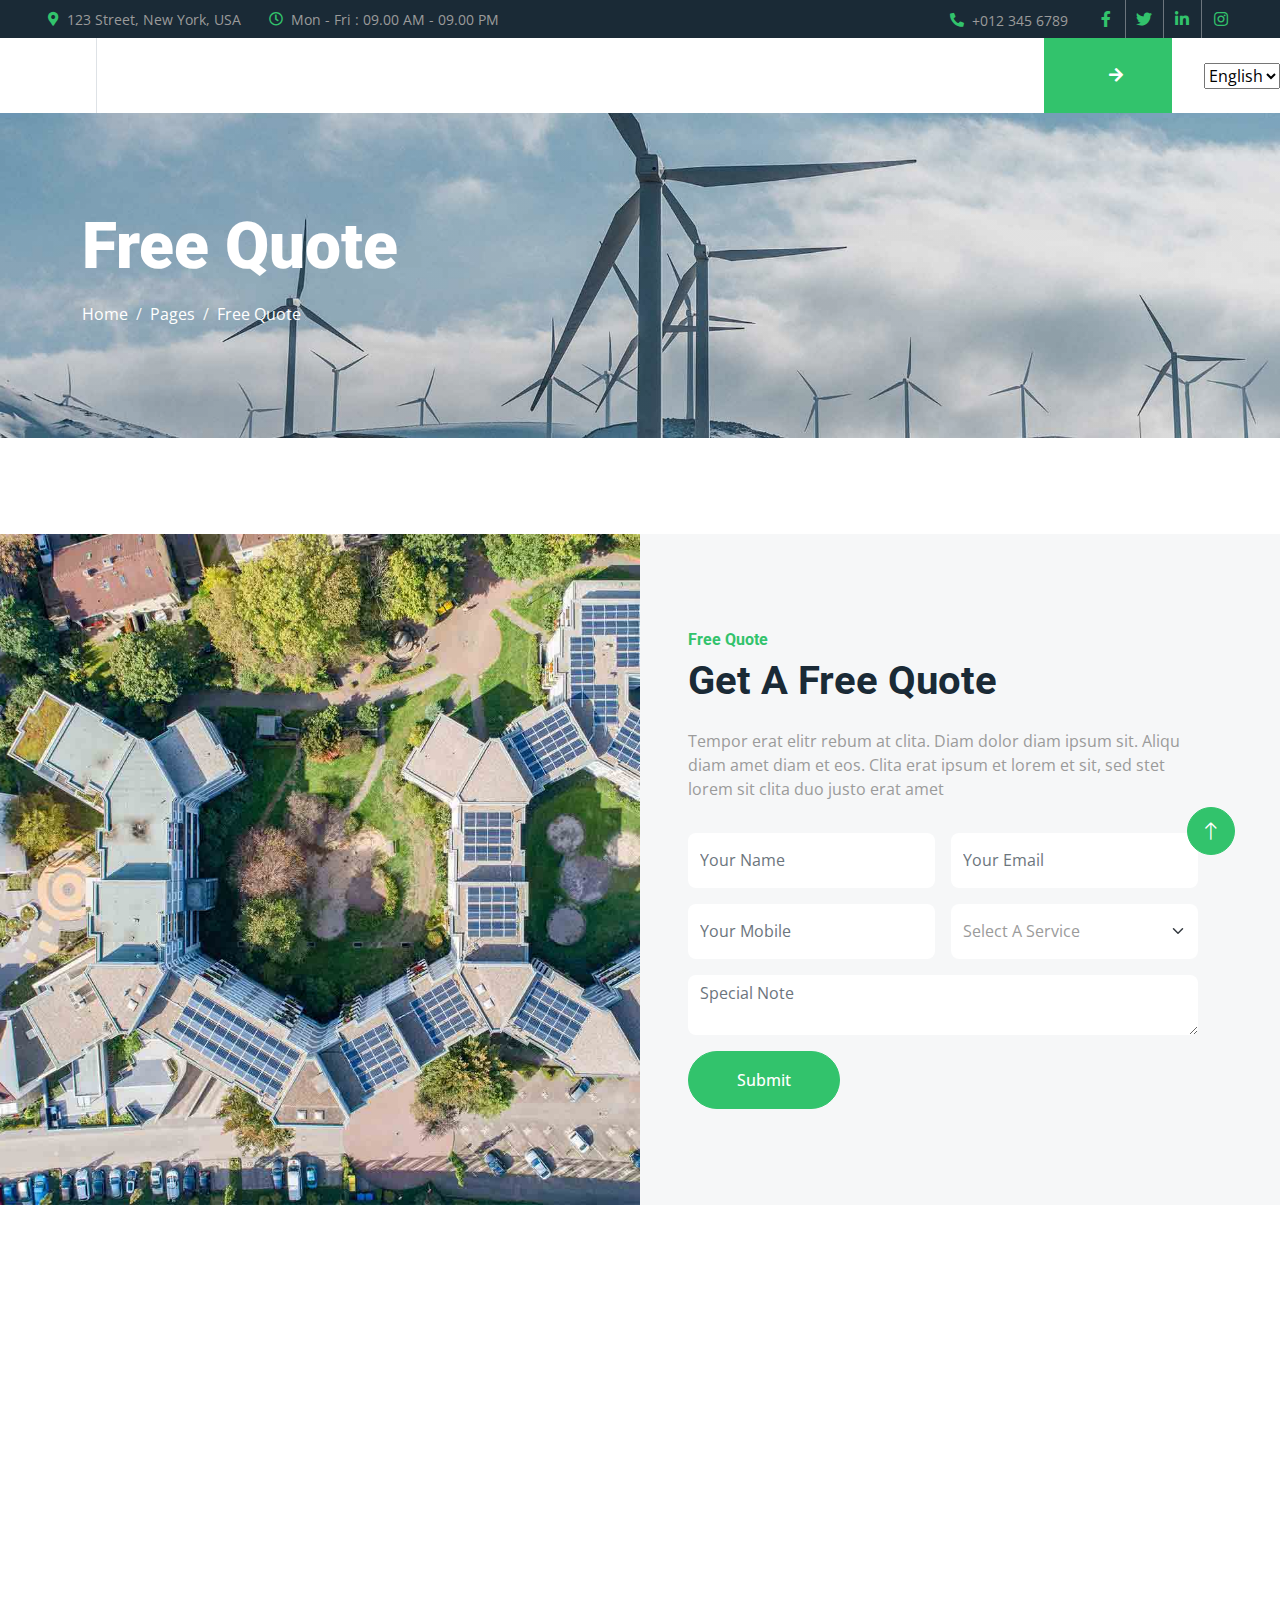
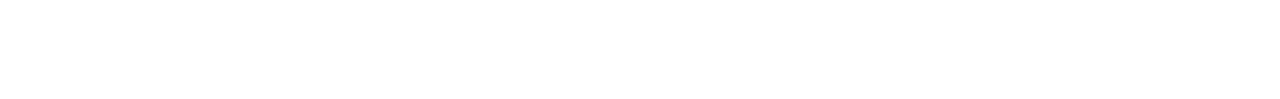
<file: quote.html>
<!DOCTYPE html>
<html lang="en">
  <head>
    <meta charset="utf-8" />
    <title>SVG Solar Power</title>
    <meta content="width=device-width, initial-scale=1.0" name="viewport" />
    <meta content="" name="keywords" />
    <meta content="" name="description" />

    <!-- Favicon -->
    <link rel="icon" href="img/favicon.png" />

    <!-- Google Web Fonts -->
    <link rel="preconnect" href="https://fonts.googleapis.com" />
    <link rel="preconnect" href="https://fonts.gstatic.com" crossorigin />
    <link
      href="https://fonts.googleapis.com/css2?family=Open+Sans:wght@400;500&family=Roboto:wght@500;700;900&display=swap"
      rel="stylesheet"
    />

    <!-- Icon Font Stylesheet -->
    <link
      href="https://cdnjs.cloudflare.com/ajax/libs/font-awesome/5.10.0/css/all.min.css"
      rel="stylesheet"
    />
    <link
      href="https://cdn.jsdelivr.net/npm/bootstrap-icons@1.4.1/font/bootstrap-icons.css"
      rel="stylesheet"
    />

    <!-- Libraries Stylesheet -->
    <link href="lib/animate/animate.min.css" rel="stylesheet" />
    <link href="lib/owlcarousel/assets/owl.carousel.min.css" rel="stylesheet" />
    <link href="lib/lightbox/css/lightbox.min.css" rel="stylesheet" />

    <!-- Customized Bootstrap Stylesheet -->
    <link href="css/bootstrap.min.css" rel="stylesheet" />

    <!-- Template Stylesheet -->
    <link href="css/style.css" rel="stylesheet" />
  </head>

  <body>
    <!-- Spinner Start -->
    <div
      id="spinner"
      class="show bg-white position-fixed translate-middle w-100 vh-100 top-50 start-50 d-flex align-items-center justify-content-center"
    >
      <div
        class="spinner-border text-primary"
        style="width: 3rem; height: 3rem"
        role="status"
      >
        <span class="sr-only">Loading...</span>
      </div>
    </div>
    <!-- Spinner End -->

    <!-- Topbar Start -->
    <div class="container-fluid bg-dark p-0">
      <div class="row gx-0 d-none d-lg-flex">
        <div class="col-lg-7 px-5 text-start">
          <div class="h-100 d-inline-flex align-items-center me-4">
            <small class="fa fa-map-marker-alt text-primary me-2"></small>
            <small>123 Street, New York, USA</small>
          </div>
          <div class="h-100 d-inline-flex align-items-center">
            <small class="far fa-clock text-primary me-2"></small>
            <small>Mon - Fri : 09.00 AM - 09.00 PM</small>
          </div>
        </div>
        <div class="col-lg-5 px-5 text-end">
          <div class="h-100 d-inline-flex align-items-center me-4">
            <small class="fa fa-phone-alt text-primary me-2"></small>
            <small>+012 345 6789</small>
          </div>
          <div class="h-100 d-inline-flex align-items-center mx-n2">
            <a
              class="btn btn-square btn-link rounded-0 border-0 border-end border-secondary"
              href=""
              ><i class="fab fa-facebook-f"></i
            ></a>
            <a
              class="btn btn-square btn-link rounded-0 border-0 border-end border-secondary"
              href=""
              ><i class="fab fa-twitter"></i
            ></a>
            <a
              class="btn btn-square btn-link rounded-0 border-0 border-end border-secondary"
              href=""
              ><i class="fab fa-linkedin-in"></i
            ></a>
            <a class="btn btn-square btn-link rounded-0" href=""
              ><i class="fab fa-instagram"></i
            ></a>
          </div>
        </div>
      </div>
    </div>
    <!-- Topbar End -->

    <!-- Navbar Start -->
    <nav class="navbar navbar-expand-lg bg-white navbar-light sticky-top p-0">
      <a
        href="index.html"
        class="navbar-brand d-flex align-items-center border-end px-4 px-lg-5"
      >
        <h2 class="m-0 text-primary" data-i18n="title"></h2>
      </a>
      <button
        type="button"
        class="navbar-toggler me-4"
        data-bs-toggle="collapse"
        data-bs-target="#navbarCollapse"
      >
        <span class="navbar-toggler-icon"></span>
      </button>
      <div class="collapse navbar-collapse" id="navbarCollapse">
        <div class="navbar-nav ms-auto p-4 p-lg-0">
          <a
            href="index.html"
            class="nav-item nav-link active"
            data-i18n="linkHome"
          ></a>
          <a
            href="about.html"
            class="nav-item nav-link"
            data-i18n="linkAbout"
          ></a>
          <a
            href="service.html"
            class="nav-item nav-link"
            data-i18n="linkService"
          ></a>
          <a
            href="project.html"
            class="nav-item nav-link"
            data-i18n="linkProject"
          ></a>
          <!-- <div class="nav-item dropdown">
            <a
              href="#"
              class="nav-link dropdown-toggle"
              data-bs-toggle="dropdown"
              >Pages</a
            >
            <div class="dropdown-menu bg-light m-0">
              <a href="feature.html" class="dropdown-item">Feature</a>
              <a href="quote.html" class="dropdown-item">Free Quote</a>
              <a href="team.html" class="dropdown-item">Our Team</a>
              <a href="testimonial.html" class="dropdown-item">Testimonial</a>
              <a href="404.html" class="dropdown-item">404 Page</a>
            </div>
          </div> -->
          <a
            href="contact.html"
            class="nav-item nav-link"
            data-i18n="linkContact"
          ></a>
        </div>
        <a
          href="contact.html"
          class="btn btn-primary rounded-0 py-4 px-lg-5 d-none d-lg-block"
          data-i18n="linkQuote"
          ><i class="fa fa-arrow-right ms-3"></i
        ></a>
      </div>
      <label
        class="nav-item nav-link"
        for="langSwitcher"
        data-i18n="linkChooseLanguage"
      ></label>
      <select id="langSwitcher" onchange="setLang()">
        <option value="en">English</option>
        <option value="mr">मराठी</option>
      </select>
    </nav>
    <!-- Navbar End -->

    <!-- Page Header Start -->
    <div class="container-fluid page-header py-5 mb-5">
      <div class="container py-5">
        <h1 class="display-3 text-white mb-3 animated slideInDown">
          Free Quote
        </h1>
        <nav aria-label="breadcrumb animated slideInDown">
          <ol class="breadcrumb">
            <li class="breadcrumb-item">
              <a class="text-white" href="#">Home</a>
            </li>
            <li class="breadcrumb-item">
              <a class="text-white" href="#">Pages</a>
            </li>
            <li class="breadcrumb-item text-white active" aria-current="page">
              Free Quote
            </li>
          </ol>
        </nav>
      </div>
    </div>
    <!-- Page Header End -->

    <!-- Quote Start -->
    <div
      class="container-fluid bg-light overflow-hidden px-lg-0"
      style="margin: 6rem 0"
    >
      <div class="container quote px-lg-0">
        <div class="row g-0 mx-lg-0">
          <div
            class="col-lg-6 ps-lg-0 wow fadeIn"
            data-wow-delay="0.1s"
            style="min-height: 400px"
          >
            <div class="position-relative h-100">
              <img
                class="position-absolute img-fluid w-100 h-100"
                src="img/quote.jpg"
                style="object-fit: cover"
                alt=""
              />
            </div>
          </div>
          <div
            class="col-lg-6 quote-text py-5 wow fadeIn"
            data-wow-delay="0.5s"
          >
            <div class="p-lg-5 pe-lg-0">
              <h6 class="text-primary">Free Quote</h6>
              <h1 class="mb-4">Get A Free Quote</h1>
              <p class="mb-4 pb-2">
                Tempor erat elitr rebum at clita. Diam dolor diam ipsum sit.
                Aliqu diam amet diam et eos. Clita erat ipsum et lorem et sit,
                sed stet lorem sit clita duo justo erat amet
              </p>
              <form>
                <div class="row g-3">
                  <div class="col-12 col-sm-6">
                    <input
                      type="text"
                      class="form-control border-0"
                      placeholder="Your Name"
                      style="height: 55px"
                    />
                  </div>
                  <div class="col-12 col-sm-6">
                    <input
                      type="email"
                      class="form-control border-0"
                      placeholder="Your Email"
                      style="height: 55px"
                    />
                  </div>
                  <div class="col-12 col-sm-6">
                    <input
                      type="text"
                      class="form-control border-0"
                      placeholder="Your Mobile"
                      style="height: 55px"
                    />
                  </div>
                  <div class="col-12 col-sm-6">
                    <select class="form-select border-0" style="height: 55px">
                      <option selected>Select A Service</option>
                      <option value="1">Service 1</option>
                      <option value="2">Service 2</option>
                      <option value="3">Service 3</option>
                    </select>
                  </div>
                  <div class="col-12">
                    <textarea
                      class="form-control border-0"
                      placeholder="Special Note"
                    ></textarea>
                  </div>
                  <div class="col-12">
                    <button
                      class="btn btn-primary rounded-pill py-3 px-5"
                      type="submit"
                    >
                      Submit
                    </button>
                  </div>
                </div>
              </form>
            </div>
          </div>
        </div>
      </div>
    </div>
    <!-- Quote End -->

    <!-- Footer Start -->
    <div
      class="container-fluid bg-dark text-body footer mt-5 pt-5 wow fadeIn"
      data-wow-delay="0.1s"
    >
      <div class="container py-5">
        <div class="row g-5">
          <div class="col-lg-3 col-md-6">
            <h5 class="text-white mb-4" data-i18n="footerLinkAdds"></h5>
            <p class="mb-2">
              <i class="fa fa-map-marker-alt me-3" data-i18n="address"></i>
            </p>
            <p class="mb-2">
              <i class="fa fa-phone-alt me-3" data-i18n="mobileNo"></i>
            </p>
            <p class="mb-2">
              <i class="fa fa-envelope me-3"></i>info@example.com
            </p>
            <div class="d-flex pt-2">
              <a class="btn btn-square btn-outline-light btn-social" href=""
                ><i class="fab fa-twitter"></i
              ></a>
              <a class="btn btn-square btn-outline-light btn-social" href=""
                ><i class="fab fa-facebook-f"></i
              ></a>
              <a class="btn btn-square btn-outline-light btn-social" href=""
                ><i class="fab fa-youtube"></i
              ></a>
              <a class="btn btn-square btn-outline-light btn-social" href=""
                ><i class="fab fa-linkedin-in"></i
              ></a>
            </div>
          </div>
          <div class="col-lg-3 col-md-6">
            <h5 class="text-white mb-4" data-i18n="footerLinkQuickLink"></h5>
            <a class="btn btn-link" href="" data-i18n="linkAbout"></a>
            <a class="btn btn-link" href="" data-i18n="linkContact"></a>
            <a class="btn btn-link" href="" data-i18n="linkService"></a>
            <a
              class="btn btn-link"
              href=""
              data-i18n="footerTermsCondition"
            ></a>
            <a class="btn btn-link" href="" data-i18n="footerSupport"></a>
          </div>
          <div class="col-lg-3 col-md-6">
            <h5
              class="text-white mb-4"
              data-i18n="footerLinkProjectGallery"
            ></h5>
            <div class="row g-2">
              <div class="col-4">
                <img class="img-fluid rounded" src="img/gallery-1.jpg" alt="" />
              </div>
              <div class="col-4">
                <img class="img-fluid rounded" src="img/gallery-2.jpg" alt="" />
              </div>
              <div class="col-4">
                <img class="img-fluid rounded" src="img/gallery-3.jpg" alt="" />
              </div>
              <div class="col-4">
                <img class="img-fluid rounded" src="img/gallery-4.jpg" alt="" />
              </div>
              <div class="col-4">
                <img class="img-fluid rounded" src="img/gallery-5.jpg" alt="" />
              </div>
              <div class="col-4">
                <img class="img-fluid rounded" src="img/gallery-6.jpg" alt="" />
              </div>
            </div>
          </div>
        </div>
      </div>
      <div class="container">
        <div class="copyright">
          <div class="row">
            <div class="col-md-6 text-center text-md-start mb-3 mb-md-0">
              &copy; <a href="#" data-i18n="footerTitle"></a>
            </div>
            <div
              class="col-md-6 text-center text-md-end"
              data-i18n="DesignedBy"
            ></div>
          </div>
        </div>
      </div>
    </div>
    <!-- Footer End -->

    <!-- Back to Top -->
    <a
      href="#"
      class="btn btn-lg btn-primary btn-lg-square rounded-circle back-to-top"
      ><i class="bi bi-arrow-up"></i
    ></a>

    <!-- JavaScript Libraries -->
    <script src="https://code.jquery.com/jquery-3.4.1.min.js"></script>
    <script src="https://cdn.jsdelivr.net/npm/bootstrap@5.0.0/dist/js/bootstrap.bundle.min.js"></script>
    <script src="lib/wow/wow.min.js"></script>
    <script src="lib/easing/easing.min.js"></script>
    <script src="lib/waypoints/waypoints.min.js"></script>
    <script src="lib/counterup/counterup.min.js"></script>
    <script src="lib/owlcarousel/owl.carousel.min.js"></script>
    <script src="lib/isotope/isotope.pkgd.min.js"></script>
    <script src="lib/lightbox/js/lightbox.min.js"></script>

    <!-- Template Javascript -->
    <script src="js/main.js"></script>
  </body>
</html>
</file>
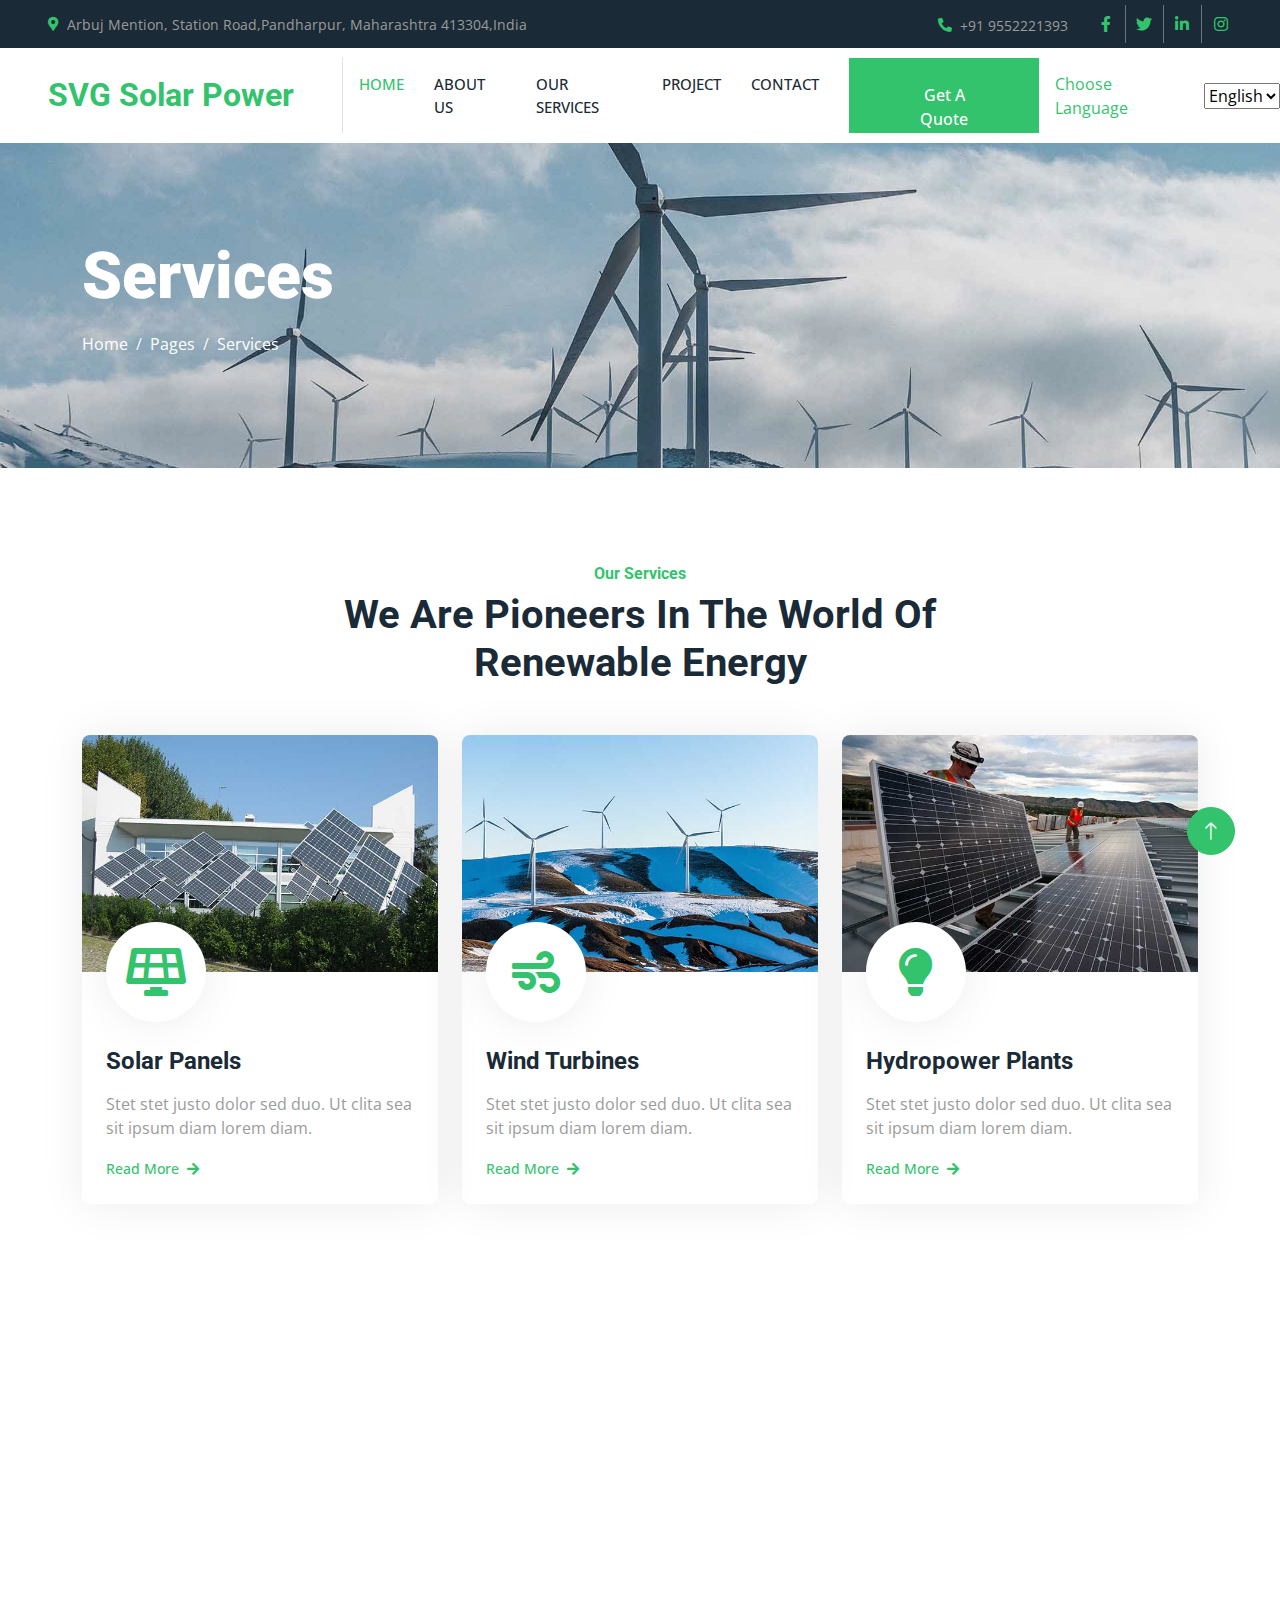
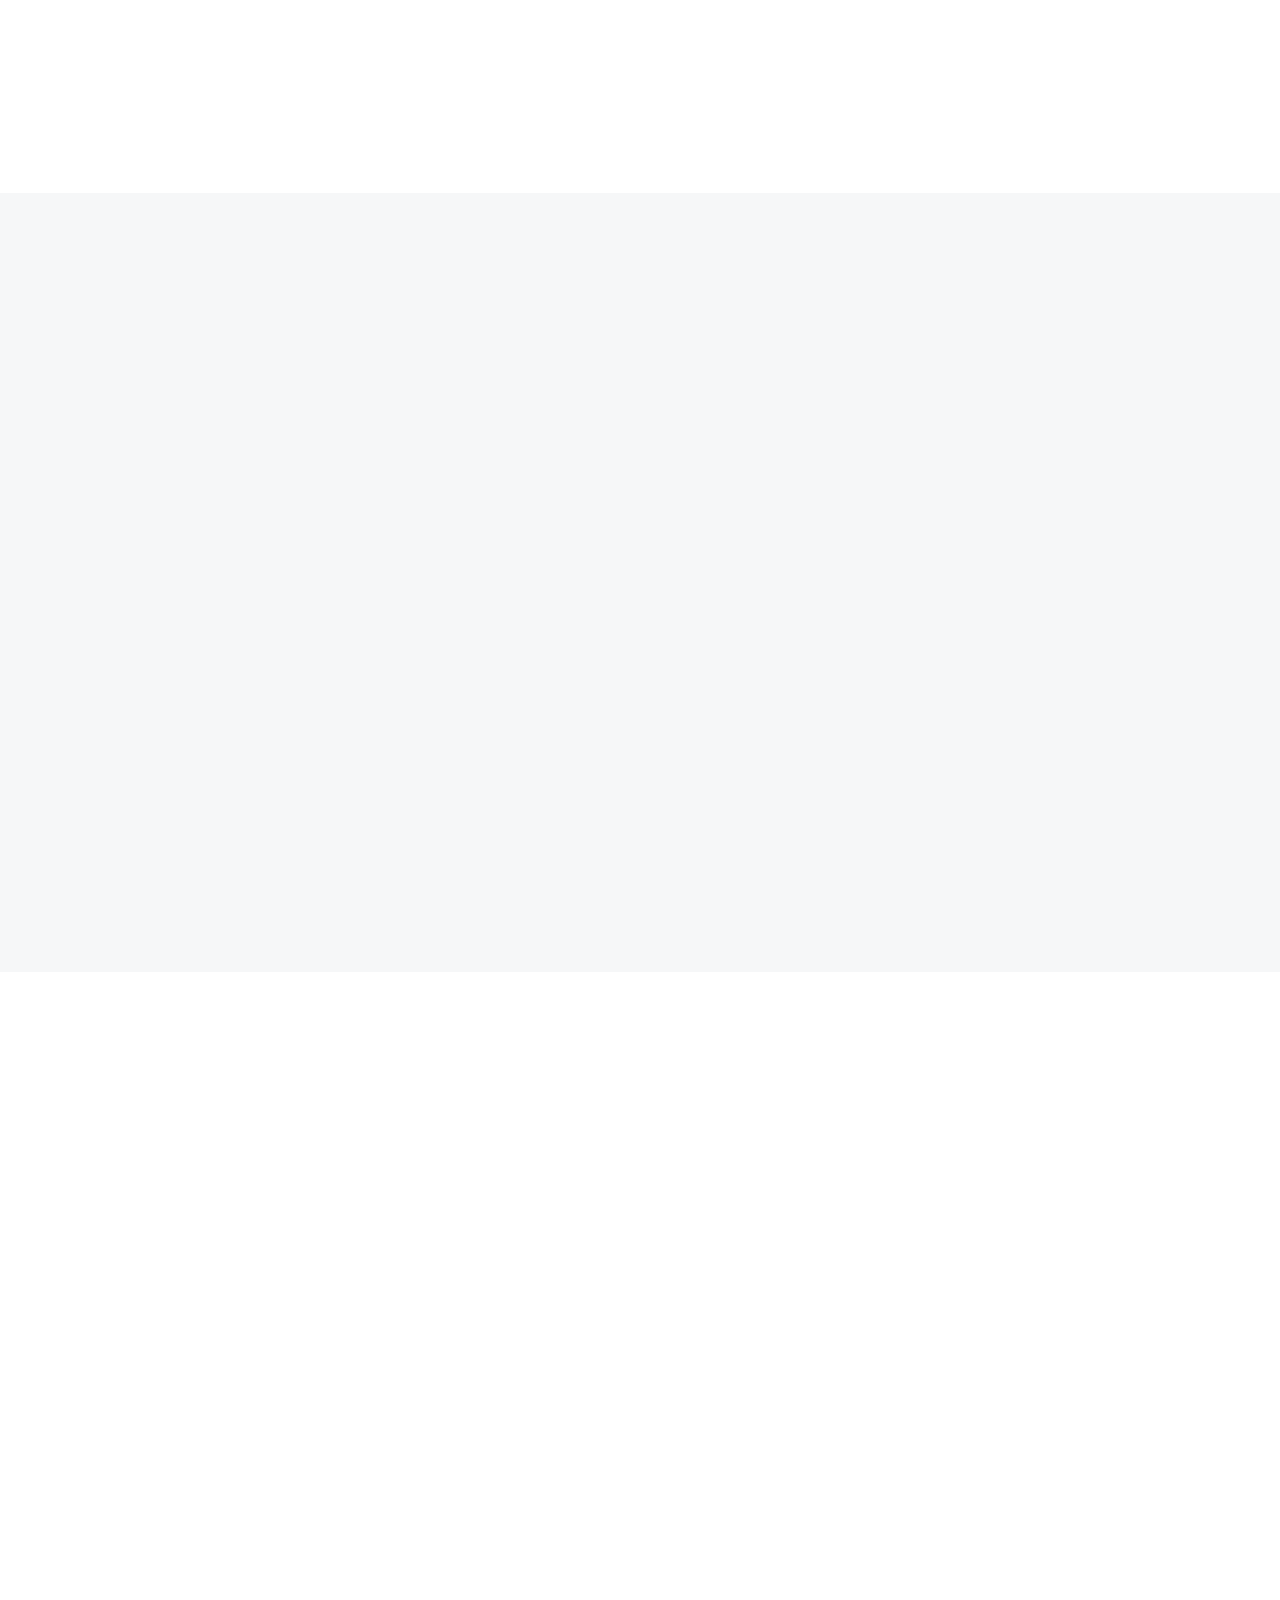
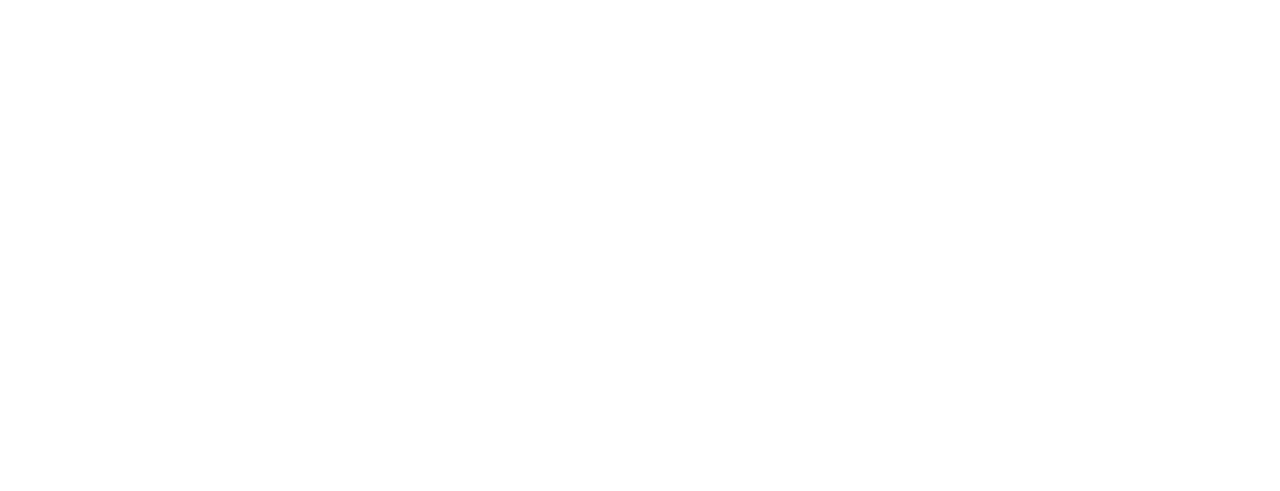
<file: service.html>
<!DOCTYPE html>
<html lang="en">
  <head>
    <meta charset="utf-8" />
    <title>SVG Solar Power</title>
    <meta content="width=device-width, initial-scale=1.0" name="viewport" />
    <meta content="" name="keywords" />
    <meta content="" name="description" />

    <!-- Favicon -->
    <link rel="icon" href="img/favicon.png" />

    <!-- Google Web Fonts -->
    <link rel="preconnect" href="https://fonts.googleapis.com" />
    <link rel="preconnect" href="https://fonts.gstatic.com" crossorigin />
    <link
      href="https://fonts.googleapis.com/css2?family=Open+Sans:wght@400;500&family=Roboto:wght@500;700;900&display=swap"
      rel="stylesheet"
    />

    <!-- Icon Font Stylesheet -->
    <link
      href="https://cdnjs.cloudflare.com/ajax/libs/font-awesome/5.10.0/css/all.min.css"
      rel="stylesheet"
    />
    <link
      href="https://cdn.jsdelivr.net/npm/bootstrap-icons@1.4.1/font/bootstrap-icons.css"
      rel="stylesheet"
    />

    <!-- Libraries Stylesheet -->
    <link href="lib/animate/animate.min.css" rel="stylesheet" />
    <link href="lib/owlcarousel/assets/owl.carousel.min.css" rel="stylesheet" />
    <link href="lib/lightbox/css/lightbox.min.css" rel="stylesheet" />

    <!-- Customized Bootstrap Stylesheet -->
    <link href="css/bootstrap.min.css" rel="stylesheet" />
    <script src="js/i18n.js" defer></script>
    <!-- Template Stylesheet -->
    <link href="css/style.css" rel="stylesheet" />
    <script>
      function setLang() {
        var lang = document.getElementById("langSwitcher").value;
        setLanguage(lang);
      }
    </script>
  </head>

  <body>
    <!-- Spinner Start -->
    <div
      id="spinner"
      class="show bg-white position-fixed translate-middle w-100 vh-100 top-50 start-50 d-flex align-items-center justify-content-center"
    >
      <div
        class="spinner-border text-primary"
        style="width: 3rem; height: 3rem"
        role="status"
      >
        <span class="sr-only">Loading...</span>
      </div>
    </div>
    <!-- Spinner End -->

    <!-- Topbar Start -->
    <div class="container-fluid bg-dark p-0">
      <div class="row gx-0 d-none d-lg-flex">
        <div class="col-lg-7 px-5 text-start">
          <div class="h-100 d-inline-flex align-items-center me-4">
            <small class="fa fa-map-marker-alt text-primary me-2"></small>
            <small data-i18n="address"></small>
          </div>
          <div class="h-100 d-inline-flex align-items-center">
            <small class="far fa-clock text-primary me-2"></small>
            <small data-i18n="time"></small>
          </div>
        </div>
        <div class="col-lg-5 px-5 text-end">
          <div class="h-100 d-inline-flex align-items-center me-4">
            <small class="fa fa-phone-alt text-primary me-2"></small>
            <small data-i18n="mobileNo"></small>
          </div>
          <div class="h-100 d-inline-flex align-items-center mx-n2">
            <a
              class="btn btn-square btn-link rounded-0 border-0 border-end border-secondary"
              href=""
              ><i class="fab fa-facebook-f"></i
            ></a>
            <a
              class="btn btn-square btn-link rounded-0 border-0 border-end border-secondary"
              href=""
              ><i class="fab fa-twitter"></i
            ></a>
            <a
              class="btn btn-square btn-link rounded-0 border-0 border-end border-secondary"
              href=""
              ><i class="fab fa-linkedin-in"></i
            ></a>
            <a class="btn btn-square btn-link rounded-0" href=""
              ><i class="fab fa-instagram"></i
            ></a>
          </div>
        </div>
      </div>
    </div>
    <!-- Topbar End -->

    <!-- Navbar Start -->
    <nav class="navbar navbar-expand-lg bg-white navbar-light sticky-top p-0">
      <a
        href="index.html"
        class="navbar-brand d-flex align-items-center border-end px-4 px-lg-5"
      >
        <h2 class="m-0 text-primary" data-i18n="title"></h2>
      </a>
      <button
        type="button"
        class="navbar-toggler me-4"
        data-bs-toggle="collapse"
        data-bs-target="#navbarCollapse"
      >
        <span class="navbar-toggler-icon"></span>
      </button>
      <div class="collapse navbar-collapse" id="navbarCollapse">
        <div class="navbar-nav ms-auto p-4 p-lg-0">
          <a
            href="index.html"
            class="nav-item nav-link active"
            data-i18n="linkHome"
          ></a>
          <a
            href="about.html"
            class="nav-item nav-link"
            data-i18n="linkAbout"
          ></a>
          <a
            href="service.html"
            class="nav-item nav-link"
            data-i18n="linkService"
          ></a>
          <a
            href="project.html"
            class="nav-item nav-link"
            data-i18n="linkProject"
          ></a>
          <!-- <div class="nav-item dropdown">
            <a
              href="#"
              class="nav-link dropdown-toggle"
              data-bs-toggle="dropdown"
              >Pages</a
            >
            <div class="dropdown-menu bg-light m-0">
              <a href="feature.html" class="dropdown-item">Feature</a>
              <a href="quote.html" class="dropdown-item">Free Quote</a>
              <a href="team.html" class="dropdown-item">Our Team</a>
              <a href="testimonial.html" class="dropdown-item">Testimonial</a>
              <a href="404.html" class="dropdown-item">404 Page</a>
            </div>
          </div> -->
          <a
            href="contact.html"
            class="nav-item nav-link"
            data-i18n="linkContact"
          ></a>
        </div>
        <a
          href="contact.html"
          class="btn btn-primary rounded-0 py-4 px-lg-5 d-none d-lg-block"
          data-i18n="linkQuote"
          ><i class="fa fa-arrow-right ms-3"></i
        ></a>
      </div>
      <label
        class="nav-item nav-link"
        for="langSwitcher"
        data-i18n="linkChooseLanguage"
      ></label>
      <select id="langSwitcher" onchange="setLang()">
        <option value="en">English</option>
        <option value="mr">मराठी</option>
      </select>
    </nav>
    <!-- Navbar End -->

    <!-- Page Header Start -->
    <div class="container-fluid page-header py-5 mb-5">
      <div class="container py-5">
        <h1 class="display-3 text-white mb-3 animated slideInDown">Services</h1>
        <nav aria-label="breadcrumb animated slideInDown">
          <ol class="breadcrumb">
            <li class="breadcrumb-item">
              <a class="text-white" href="#">Home</a>
            </li>
            <li class="breadcrumb-item">
              <a class="text-white" href="#">Pages</a>
            </li>
            <li class="breadcrumb-item text-white active" aria-current="page">
              Services
            </li>
          </ol>
        </nav>
      </div>
    </div>
    <!-- Page Header End -->

    <!-- Service Start -->
    <div class="container-xxl py-5">
      <div class="container">
        <div
          class="text-center mx-auto mb-5 wow fadeInUp"
          data-wow-delay="0.1s"
          style="max-width: 600px"
        >
          <h6 class="text-primary" data-i18n="linkService"></h6>
          <h1 class="mb-4" data-i18n="servicesTitle"></h1>
        </div>
        <div class="row g-4">
          <div class="col-md-6 col-lg-4 wow fadeInUp" data-wow-delay="0.1s">
            <div class="service-item rounded overflow-hidden">
              <img class="img-fluid" src="img/img-600x400-1.jpg" alt="" />
              <div class="position-relative p-4 pt-0">
                <div class="service-icon">
                  <i class="fa fa-solar-panel fa-3x"></i>
                </div>
                <h4 class="mb-3" data-i18n="servicesLinkSolarPanels"></h4>
                <p>
                  Stet stet justo dolor sed duo. Ut clita sea sit ipsum diam
                  lorem diam.
                </p>
                <a class="small fw-medium" href=""
                  >Read More<i class="fa fa-arrow-right ms-2"></i
                ></a>
              </div>
            </div>
          </div>
          <div class="col-md-6 col-lg-4 wow fadeInUp" data-wow-delay="0.3s">
            <div class="service-item rounded overflow-hidden">
              <img class="img-fluid" src="img/img-600x400-2.jpg" alt="" />
              <div class="position-relative p-4 pt-0">
                <div class="service-icon">
                  <i class="fa fa-wind fa-3x"></i>
                </div>
                <h4 class="mb-3">Wind Turbines</h4>
                <p>
                  Stet stet justo dolor sed duo. Ut clita sea sit ipsum diam
                  lorem diam.
                </p>
                <a class="small fw-medium" href=""
                  >Read More<i class="fa fa-arrow-right ms-2"></i
                ></a>
              </div>
            </div>
          </div>
          <div class="col-md-6 col-lg-4 wow fadeInUp" data-wow-delay="0.5s">
            <div class="service-item rounded overflow-hidden">
              <img class="img-fluid" src="img/img-600x400-3.jpg" alt="" />
              <div class="position-relative p-4 pt-0">
                <div class="service-icon">
                  <i class="fa fa-lightbulb fa-3x"></i>
                </div>
                <h4 class="mb-3">Hydropower Plants</h4>
                <p>
                  Stet stet justo dolor sed duo. Ut clita sea sit ipsum diam
                  lorem diam.
                </p>
                <a class="small fw-medium" href=""
                  >Read More<i class="fa fa-arrow-right ms-2"></i
                ></a>
              </div>
            </div>
          </div>
          <div class="col-md-6 col-lg-4 wow fadeInUp" data-wow-delay="0.1s">
            <div class="service-item rounded overflow-hidden">
              <img class="img-fluid" src="img/img-600x400-4.jpg" alt="" />
              <div class="position-relative p-4 pt-0">
                <div class="service-icon">
                  <i class="fa fa-solar-panel fa-3x"></i>
                </div>
                <h4 class="mb-3">Solar Panels</h4>
                <p>
                  Stet stet justo dolor sed duo. Ut clita sea sit ipsum diam
                  lorem diam.
                </p>
                <a class="small fw-medium" href=""
                  >Read More<i class="fa fa-arrow-right ms-2"></i
                ></a>
              </div>
            </div>
          </div>
          <div class="col-md-6 col-lg-4 wow fadeInUp" data-wow-delay="0.3s">
            <div class="service-item rounded overflow-hidden">
              <img class="img-fluid" src="img/img-600x400-5.jpg" alt="" />
              <div class="position-relative p-4 pt-0">
                <div class="service-icon">
                  <i class="fa fa-wind fa-3x"></i>
                </div>
                <h4 class="mb-3">Wind Turbines</h4>
                <p>
                  Stet stet justo dolor sed duo. Ut clita sea sit ipsum diam
                  lorem diam.
                </p>
                <a class="small fw-medium" href=""
                  >Read More<i class="fa fa-arrow-right ms-2"></i
                ></a>
              </div>
            </div>
          </div>
          <div class="col-md-6 col-lg-4 wow fadeInUp" data-wow-delay="0.5s">
            <div class="service-item rounded overflow-hidden">
              <img class="img-fluid" src="img/img-600x400-6.jpg" alt="" />
              <div class="position-relative p-4 pt-0">
                <div class="service-icon">
                  <i class="fa fa-lightbulb fa-3x"></i>
                </div>
                <h4 class="mb-3">Hydropower Plants</h4>
                <p>
                  Stet stet justo dolor sed duo. Ut clita sea sit ipsum diam
                  lorem diam.
                </p>
                <a class="small fw-medium" href=""
                  >Read More<i class="fa fa-arrow-right ms-2"></i
                ></a>
              </div>
            </div>
          </div>
        </div>
      </div>
    </div>
    <!-- Service End -->

    <!-- Feature Start -->
    <div class="container-fluid bg-light overflow-hidden my-5 px-lg-0">
      <div class="container feature px-lg-0">
        <div class="row g-0 mx-lg-0">
          <div
            class="col-lg-6 feature-text py-5 wow fadeIn"
            data-wow-delay="0.1s"
          >
            <div class="p-lg-5 ps-lg-0">
              <h6 class="text-primary" data-i18n="linkWhyChooseUs"></h6>
              <h1 class="mb-4" data-i18n="linkWhyChooseUsTitle"></h1>
              <p class="mb-4 pb-2" data-i18n="linkWhyChooseUsBody"></p>
              <div class="row g-4">
                <div class="col-6">
                  <div class="d-flex align-items-center">
                    <div class="btn-lg-square bg-primary rounded-circle">
                      <i class="fa fa-check text-white"></i>
                    </div>
                    <div class="ms-4">
                      <h5
                        class="mb-0"
                        data-i18n="LinkWhyChooseUsQualityServices"
                      ></h5>
                    </div>
                  </div>
                </div>
                <div class="col-6">
                  <div class="d-flex align-items-center">
                    <div class="btn-lg-square bg-primary rounded-circle">
                      <i class="fa fa-user-check text-white"></i>
                    </div>
                    <div class="ms-4">
                      <h5
                        class="mb-0"
                        data-i18n="LinkWhyChooseUsExpertWorkers"
                      ></h5>
                    </div>
                  </div>
                </div>
                <div class="col-6">
                  <div class="d-flex align-items-center">
                    <div class="btn-lg-square bg-primary rounded-circle">
                      <i class="fa fa-drafting-compass text-white"></i>
                    </div>
                    <div class="ms-4">
                      <h5
                        class="mb-0"
                        data-i18n="LinkWhyChooseUsFreeConsultation"
                      ></h5>
                    </div>
                  </div>
                </div>
                <div class="col-6">
                  <div class="d-flex align-items-center">
                    <div class="btn-lg-square bg-primary rounded-circle">
                      <i class="fa fa-headphones text-white"></i>
                    </div>
                    <div class="ms-4">
                      <h5
                        class="mb-0"
                        data-i18n="LinkWhyChooseUsCustomerSupport"
                      ></h5>
                    </div>
                  </div>
                </div>
              </div>
            </div>
          </div>
          <div
            class="col-lg-6 pe-lg-0 wow fadeIn"
            data-wow-delay="0.5s"
            style="min-height: 400px"
          >
            <div class="position-relative h-100">
              <img
                class="position-absolute img-fluid w-100 h-100"
                src="img/feature.jpg"
                style="object-fit: cover"
                alt=""
              />
            </div>
          </div>
        </div>
      </div>
    </div>
    <!-- Feature End -->

    <!-- Testimonial Start -->
    <div class="container-xxl py-5">
      <div class="container">
        <div
          class="text-center mx-auto mb-5 wow fadeInUp"
          data-wow-delay="0.1s"
          style="max-width: 600px"
        >
          <h6 class="text-primary" data-i18n="linkAboutTestimonial"></h6>
          <h1 class="mb-4" data-i18n="clientFeedback"></h1>
        </div>
        <div
          class="owl-carousel testimonial-carousel wow fadeInUp"
          data-wow-delay="0.1s"
        >
          <div class="testimonial-item text-center">
            <div class="testimonial-img position-relative">
              <img
                class="img-fluid rounded-circle mx-auto mb-5"
                src="img/testimonial-1.jpg"
              />
              <div class="btn-square bg-primary rounded-circle">
                <i class="fa fa-quote-left text-white"></i>
              </div>
            </div>
            <div class="testimonial-text text-center rounded p-4">
              <p>
                Clita clita tempor justo dolor ipsum amet kasd amet duo justo
                duo duo labore sed sed. Magna ut diam sit et amet stet eos sed
                clita erat magna elitr erat sit sit erat at rebum justo sea
                clita.
              </p>
              <h5 class="mb-1">Client Name</h5>
              <span class="fst-italic">Profession</span>
            </div>
          </div>
          <div class="testimonial-item text-center">
            <div class="testimonial-img position-relative">
              <img
                class="img-fluid rounded-circle mx-auto mb-5"
                src="img/testimonial-2.jpg"
              />
              <div class="btn-square bg-primary rounded-circle">
                <i class="fa fa-quote-left text-white"></i>
              </div>
            </div>
            <div class="testimonial-text text-center rounded p-4">
              <p>
                Clita clita tempor justo dolor ipsum amet kasd amet duo justo
                duo duo labore sed sed. Magna ut diam sit et amet stet eos sed
                clita erat magna elitr erat sit sit erat at rebum justo sea
                clita.
              </p>
              <h5 class="mb-1">Client Name</h5>
              <span class="fst-italic">Profession</span>
            </div>
          </div>
          <div class="testimonial-item text-center">
            <div class="testimonial-img position-relative">
              <img
                class="img-fluid rounded-circle mx-auto mb-5"
                src="img/testimonial-3.jpg"
              />
              <div class="btn-square bg-primary rounded-circle">
                <i class="fa fa-quote-left text-white"></i>
              </div>
            </div>
            <div class="testimonial-text text-center rounded p-4">
              <p>
                Clita clita tempor justo dolor ipsum amet kasd amet duo justo
                duo duo labore sed sed. Magna ut diam sit et amet stet eos sed
                clita erat magna elitr erat sit sit erat at rebum justo sea
                clita.
              </p>
              <h5 class="mb-1">Client Name</h5>
              <span class="fst-italic">Profession</span>
            </div>
          </div>
        </div>
      </div>
    </div>
    <!-- Testimonial End -->

    <!-- Footer Start -->
    <div
      class="container-fluid bg-dark text-body footer mt-5 pt-5 wow fadeIn"
      data-wow-delay="0.1s"
    >
      <div class="container py-5">
        <div class="row g-5">
          <div class="col-lg-3 col-md-6">
            <h5 class="text-white mb-4" data-i18n="footerLinkAdds"></h5>
            <p class="mb-2">
              <i class="fa fa-map-marker-alt me-3" data-i18n="address"></i>
            </p>
            <p class="mb-2">
              <i class="fa fa-phone-alt me-3" data-i18n="mobileNo"></i>
            </p>
            <p class="mb-2">
              <i class="fa fa-envelope me-3"></i>info@example.com
            </p>
            <div class="d-flex pt-2">
              <a class="btn btn-square btn-outline-light btn-social" href=""
                ><i class="fab fa-twitter"></i
              ></a>
              <a class="btn btn-square btn-outline-light btn-social" href=""
                ><i class="fab fa-facebook-f"></i
              ></a>
              <a class="btn btn-square btn-outline-light btn-social" href=""
                ><i class="fab fa-youtube"></i
              ></a>
              <a class="btn btn-square btn-outline-light btn-social" href=""
                ><i class="fab fa-linkedin-in"></i
              ></a>
            </div>
          </div>
          <div class="col-lg-3 col-md-6">
            <h5 class="text-white mb-4" data-i18n="footerLinkQuickLink"></h5>
            <a class="btn btn-link" href="" data-i18n="linkAbout"></a>
            <a class="btn btn-link" href="" data-i18n="linkContact"></a>
            <a class="btn btn-link" href="" data-i18n="linkService"></a>
            <a
              class="btn btn-link"
              href=""
              data-i18n="footerTermsCondition"
            ></a>
            <a class="btn btn-link" href="" data-i18n="footerSupport"></a>
          </div>
          <div class="col-lg-3 col-md-6">
            <h5
              class="text-white mb-4"
              data-i18n="footerLinkProjectGallery"
            ></h5>
            <div class="row g-2">
              <div class="col-4">
                <img class="img-fluid rounded" src="img/gallery-1.jpg" alt="" />
              </div>
              <div class="col-4">
                <img class="img-fluid rounded" src="img/gallery-2.jpg" alt="" />
              </div>
              <div class="col-4">
                <img class="img-fluid rounded" src="img/gallery-3.jpg" alt="" />
              </div>
              <div class="col-4">
                <img class="img-fluid rounded" src="img/gallery-4.jpg" alt="" />
              </div>
              <div class="col-4">
                <img class="img-fluid rounded" src="img/gallery-5.jpg" alt="" />
              </div>
              <div class="col-4">
                <img class="img-fluid rounded" src="img/gallery-6.jpg" alt="" />
              </div>
            </div>
          </div>
        </div>
      </div>
      <div class="container">
        <div class="copyright">
          <div class="row">
            <div class="col-md-6 text-center text-md-start mb-3 mb-md-0">
              &copy; <a href="#" data-i18n="footerTitle"></a>
            </div>
            <div
              class="col-md-6 text-center text-md-end"
              data-i18n="DesignedBy"
            ></div>
          </div>
        </div>
      </div>
    </div>
    <!-- Footer End -->

    <!-- Back to Top -->
    <a
      href="#"
      class="btn btn-lg btn-primary btn-lg-square rounded-circle back-to-top"
      ><i class="bi bi-arrow-up"></i
    ></a>

    <!-- JavaScript Libraries -->
    <script src="https://code.jquery.com/jquery-3.4.1.min.js"></script>
    <script src="https://cdn.jsdelivr.net/npm/bootstrap@5.0.0/dist/js/bootstrap.bundle.min.js"></script>
    <script src="lib/wow/wow.min.js"></script>
    <script src="lib/easing/easing.min.js"></script>
    <script src="lib/waypoints/waypoints.min.js"></script>
    <script src="lib/counterup/counterup.min.js"></script>
    <script src="lib/owlcarousel/owl.carousel.min.js"></script>
    <script src="lib/isotope/isotope.pkgd.min.js"></script>
    <script src="lib/lightbox/js/lightbox.min.js"></script>

    <!-- Template Javascript -->
    <script src="js/main.js"></script>
  </body>
</html>
</file>
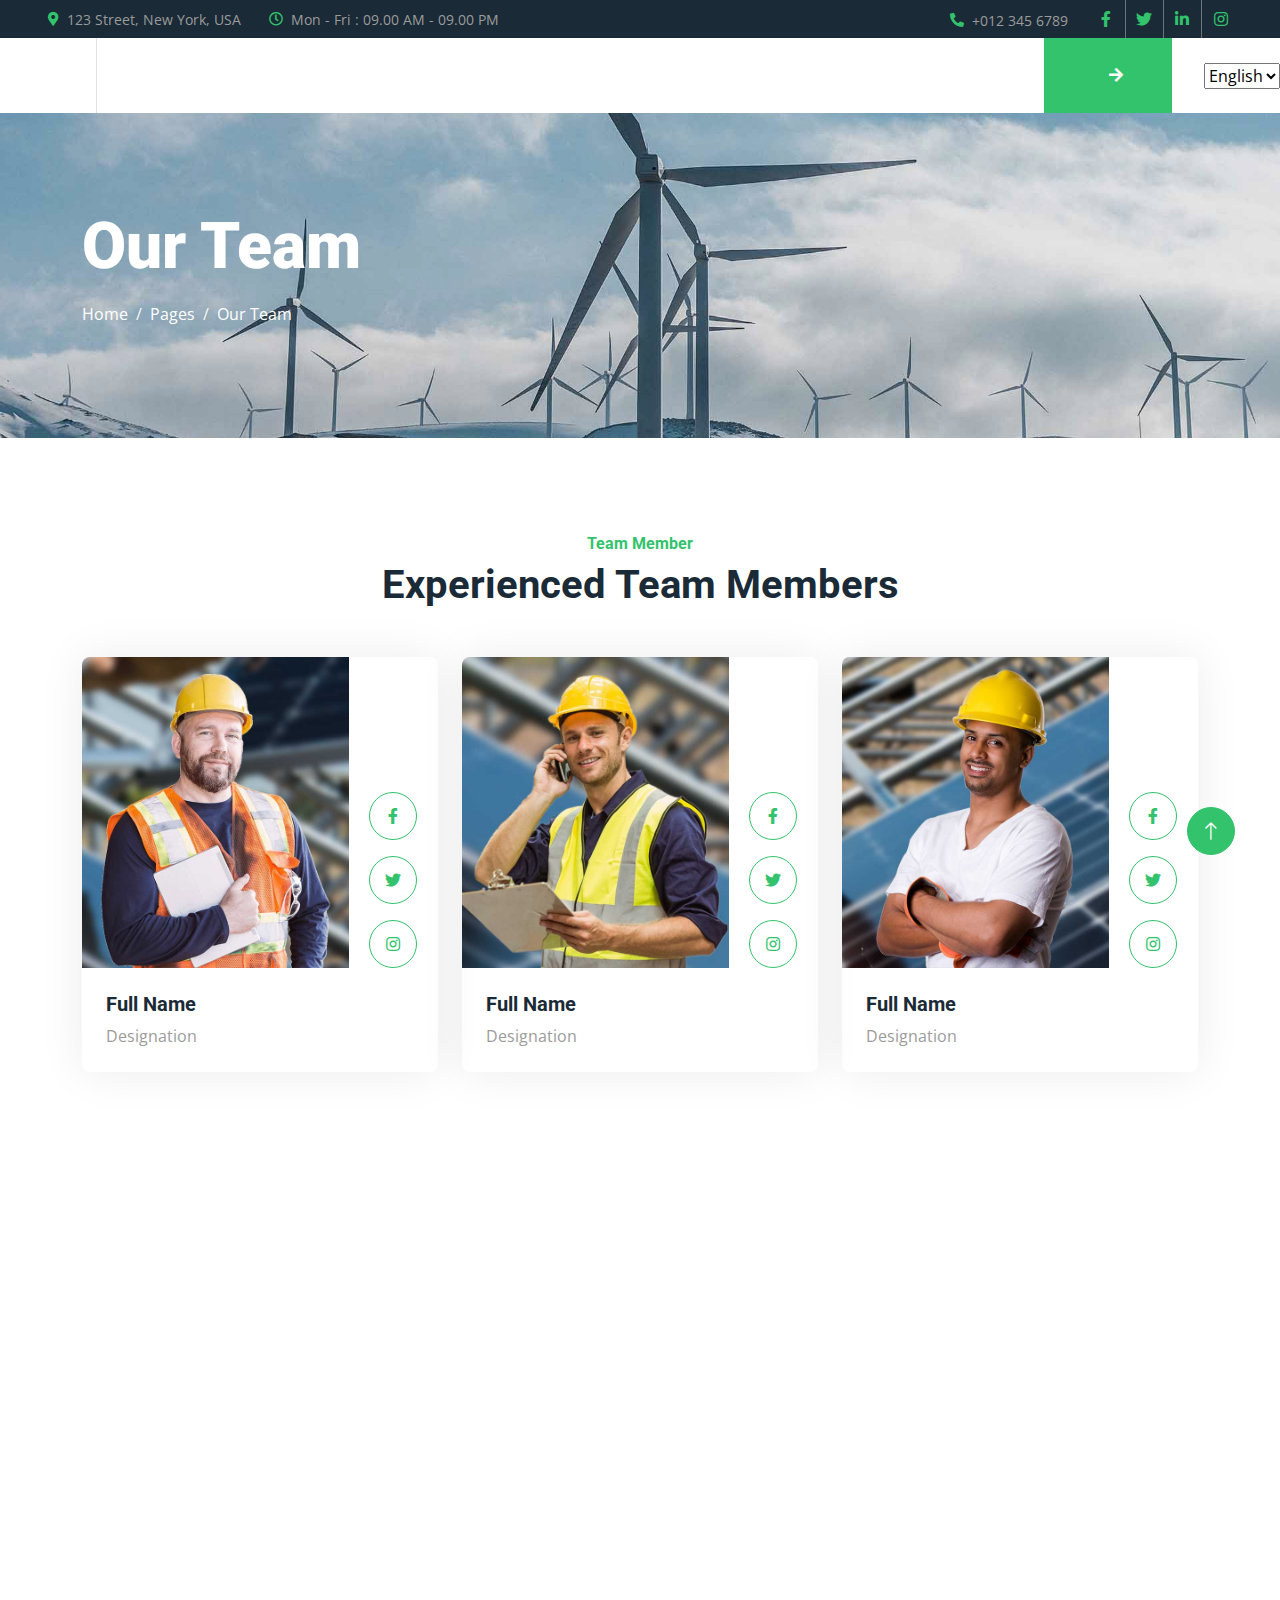
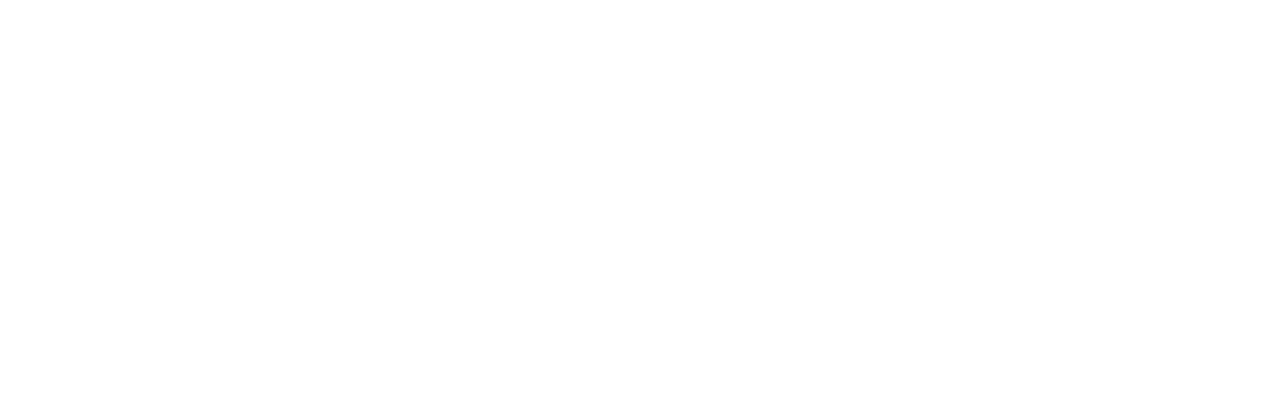
<file: team.html>
<!DOCTYPE html>
<html lang="en">
  <head>
    <meta charset="utf-8" />
    <title>SVG Solar Power</title>
    <meta content="width=device-width, initial-scale=1.0" name="viewport" />
    <meta content="" name="keywords" />
    <meta content="" name="description" />

    <!-- Favicon -->
    <link href="img/favicon.ico" rel="icon" />

    <!-- Google Web Fonts -->
    <link rel="preconnect" href="https://fonts.googleapis.com" />
    <link rel="preconnect" href="https://fonts.gstatic.com" crossorigin />
    <link
      href="https://fonts.googleapis.com/css2?family=Open+Sans:wght@400;500&family=Roboto:wght@500;700;900&display=swap"
      rel="stylesheet"
    />

    <!-- Icon Font Stylesheet -->
    <link
      href="https://cdnjs.cloudflare.com/ajax/libs/font-awesome/5.10.0/css/all.min.css"
      rel="stylesheet"
    />
    <link
      href="https://cdn.jsdelivr.net/npm/bootstrap-icons@1.4.1/font/bootstrap-icons.css"
      rel="stylesheet"
    />

    <!-- Libraries Stylesheet -->
    <link href="lib/animate/animate.min.css" rel="stylesheet" />
    <link href="lib/owlcarousel/assets/owl.carousel.min.css" rel="stylesheet" />
    <link href="lib/lightbox/css/lightbox.min.css" rel="stylesheet" />

    <!-- Customized Bootstrap Stylesheet -->
    <link href="css/bootstrap.min.css" rel="stylesheet" />

    <!-- Template Stylesheet -->
    <link href="css/style.css" rel="stylesheet" />
  </head>

  <body>
    <!-- Spinner Start -->
    <div
      id="spinner"
      class="show bg-white position-fixed translate-middle w-100 vh-100 top-50 start-50 d-flex align-items-center justify-content-center"
    >
      <div
        class="spinner-border text-primary"
        style="width: 3rem; height: 3rem"
        role="status"
      >
        <span class="sr-only">Loading...</span>
      </div>
    </div>
    <!-- Spinner End -->

    <!-- Topbar Start -->
    <div class="container-fluid bg-dark p-0">
      <div class="row gx-0 d-none d-lg-flex">
        <div class="col-lg-7 px-5 text-start">
          <div class="h-100 d-inline-flex align-items-center me-4">
            <small class="fa fa-map-marker-alt text-primary me-2"></small>
            <small>123 Street, New York, USA</small>
          </div>
          <div class="h-100 d-inline-flex align-items-center">
            <small class="far fa-clock text-primary me-2"></small>
            <small>Mon - Fri : 09.00 AM - 09.00 PM</small>
          </div>
        </div>
        <div class="col-lg-5 px-5 text-end">
          <div class="h-100 d-inline-flex align-items-center me-4">
            <small class="fa fa-phone-alt text-primary me-2"></small>
            <small>+012 345 6789</small>
          </div>
          <div class="h-100 d-inline-flex align-items-center mx-n2">
            <a
              class="btn btn-square btn-link rounded-0 border-0 border-end border-secondary"
              href=""
              ><i class="fab fa-facebook-f"></i
            ></a>
            <a
              class="btn btn-square btn-link rounded-0 border-0 border-end border-secondary"
              href=""
              ><i class="fab fa-twitter"></i
            ></a>
            <a
              class="btn btn-square btn-link rounded-0 border-0 border-end border-secondary"
              href=""
              ><i class="fab fa-linkedin-in"></i
            ></a>
            <a class="btn btn-square btn-link rounded-0" href=""
              ><i class="fab fa-instagram"></i
            ></a>
          </div>
        </div>
      </div>
    </div>
    <!-- Topbar End -->

    <!-- Navbar Start -->
    <nav class="navbar navbar-expand-lg bg-white navbar-light sticky-top p-0">
      <a
        href="index.html"
        class="navbar-brand d-flex align-items-center border-end px-4 px-lg-5"
      >
        <h2 class="m-0 text-primary" data-i18n="title"></h2>
      </a>
      <button
        type="button"
        class="navbar-toggler me-4"
        data-bs-toggle="collapse"
        data-bs-target="#navbarCollapse"
      >
        <span class="navbar-toggler-icon"></span>
      </button>
      <div class="collapse navbar-collapse" id="navbarCollapse">
        <div class="navbar-nav ms-auto p-4 p-lg-0">
          <a
            href="index.html"
            class="nav-item nav-link active"
            data-i18n="linkHome"
          ></a>
          <a
            href="about.html"
            class="nav-item nav-link"
            data-i18n="linkAbout"
          ></a>
          <a
            href="service.html"
            class="nav-item nav-link"
            data-i18n="linkService"
          ></a>
          <a
            href="project.html"
            class="nav-item nav-link"
            data-i18n="linkProject"
          ></a>
          <!-- <div class="nav-item dropdown">
            <a
              href="#"
              class="nav-link dropdown-toggle"
              data-bs-toggle="dropdown"
              >Pages</a
            >
            <div class="dropdown-menu bg-light m-0">
              <a href="feature.html" class="dropdown-item">Feature</a>
              <a href="quote.html" class="dropdown-item">Free Quote</a>
              <a href="team.html" class="dropdown-item">Our Team</a>
              <a href="testimonial.html" class="dropdown-item">Testimonial</a>
              <a href="404.html" class="dropdown-item">404 Page</a>
            </div>
          </div> -->
          <a
            href="contact.html"
            class="nav-item nav-link"
            data-i18n="linkContact"
          ></a>
        </div>
        <a
          href="contact.html"
          class="btn btn-primary rounded-0 py-4 px-lg-5 d-none d-lg-block"
          data-i18n="linkQuote"
          ><i class="fa fa-arrow-right ms-3"></i
        ></a>
      </div>
      <label
        class="nav-item nav-link"
        for="langSwitcher"
        data-i18n="linkChooseLanguage"
      ></label>
      <select id="langSwitcher" onchange="setLang()">
        <option value="en">English</option>
        <option value="mr">मराठी</option>
      </select>
    </nav>
    <!-- Navbar End -->
    <!-- Page Header Start -->
    <div class="container-fluid page-header py-5 mb-5">
      <div class="container py-5">
        <h1 class="display-3 text-white mb-3 animated slideInDown">Our Team</h1>
        <nav aria-label="breadcrumb animated slideInDown">
          <ol class="breadcrumb">
            <li class="breadcrumb-item">
              <a class="text-white" href="#">Home</a>
            </li>
            <li class="breadcrumb-item">
              <a class="text-white" href="#">Pages</a>
            </li>
            <li class="breadcrumb-item text-white active" aria-current="page">
              Our Team
            </li>
          </ol>
        </nav>
      </div>
    </div>
    <!-- Page Header End -->

    <!-- Team Start -->
    <div class="container-xxl py-5">
      <div class="container">
        <div
          class="text-center mx-auto mb-5 wow fadeInUp"
          data-wow-delay="0.1s"
          style="max-width: 600px"
        >
          <h6 class="text-primary">Team Member</h6>
          <h1 class="mb-4">Experienced Team Members</h1>
        </div>
        <div class="row g-4">
          <div class="col-lg-4 col-md-6 wow fadeInUp" data-wow-delay="0.1s">
            <div class="team-item rounded overflow-hidden">
              <div class="d-flex">
                <img class="img-fluid w-75" src="img/team-1.jpg" alt="" />
                <div class="team-social w-25">
                  <a
                    class="btn btn-lg-square btn-outline-primary rounded-circle mt-3"
                    href=""
                    ><i class="fab fa-facebook-f"></i
                  ></a>
                  <a
                    class="btn btn-lg-square btn-outline-primary rounded-circle mt-3"
                    href=""
                    ><i class="fab fa-twitter"></i
                  ></a>
                  <a
                    class="btn btn-lg-square btn-outline-primary rounded-circle mt-3"
                    href=""
                    ><i class="fab fa-instagram"></i
                  ></a>
                </div>
              </div>
              <div class="p-4">
                <h5>Full Name</h5>
                <span>Designation</span>
              </div>
            </div>
          </div>
          <div class="col-lg-4 col-md-6 wow fadeInUp" data-wow-delay="0.3s">
            <div class="team-item rounded overflow-hidden">
              <div class="d-flex">
                <img class="img-fluid w-75" src="img/team-2.jpg" alt="" />
                <div class="team-social w-25">
                  <a
                    class="btn btn-lg-square btn-outline-primary rounded-circle mt-3"
                    href=""
                    ><i class="fab fa-facebook-f"></i
                  ></a>
                  <a
                    class="btn btn-lg-square btn-outline-primary rounded-circle mt-3"
                    href=""
                    ><i class="fab fa-twitter"></i
                  ></a>
                  <a
                    class="btn btn-lg-square btn-outline-primary rounded-circle mt-3"
                    href=""
                    ><i class="fab fa-instagram"></i
                  ></a>
                </div>
              </div>
              <div class="p-4">
                <h5>Full Name</h5>
                <span>Designation</span>
              </div>
            </div>
          </div>
          <div class="col-lg-4 col-md-6 wow fadeInUp" data-wow-delay="0.5s">
            <div class="team-item rounded overflow-hidden">
              <div class="d-flex">
                <img class="img-fluid w-75" src="img/team-3.jpg" alt="" />
                <div class="team-social w-25">
                  <a
                    class="btn btn-lg-square btn-outline-primary rounded-circle mt-3"
                    href=""
                    ><i class="fab fa-facebook-f"></i
                  ></a>
                  <a
                    class="btn btn-lg-square btn-outline-primary rounded-circle mt-3"
                    href=""
                    ><i class="fab fa-twitter"></i
                  ></a>
                  <a
                    class="btn btn-lg-square btn-outline-primary rounded-circle mt-3"
                    href=""
                    ><i class="fab fa-instagram"></i
                  ></a>
                </div>
              </div>
              <div class="p-4">
                <h5>Full Name</h5>
                <span>Designation</span>
              </div>
            </div>
          </div>
          <div class="col-lg-4 col-md-6 wow fadeInUp" data-wow-delay="0.1s">
            <div class="team-item rounded overflow-hidden">
              <div class="d-flex">
                <img class="img-fluid w-75" src="img/team-2.jpg" alt="" />
                <div class="team-social w-25">
                  <a
                    class="btn btn-lg-square btn-outline-primary rounded-circle mt-3"
                    href=""
                    ><i class="fab fa-facebook-f"></i
                  ></a>
                  <a
                    class="btn btn-lg-square btn-outline-primary rounded-circle mt-3"
                    href=""
                    ><i class="fab fa-twitter"></i
                  ></a>
                  <a
                    class="btn btn-lg-square btn-outline-primary rounded-circle mt-3"
                    href=""
                    ><i class="fab fa-instagram"></i
                  ></a>
                </div>
              </div>
              <div class="p-4">
                <h5>Full Name</h5>
                <span>Designation</span>
              </div>
            </div>
          </div>
          <div class="col-lg-4 col-md-6 wow fadeInUp" data-wow-delay="0.3s">
            <div class="team-item rounded overflow-hidden">
              <div class="d-flex">
                <img class="img-fluid w-75" src="img/team-3.jpg" alt="" />
                <div class="team-social w-25">
                  <a
                    class="btn btn-lg-square btn-outline-primary rounded-circle mt-3"
                    href=""
                    ><i class="fab fa-facebook-f"></i
                  ></a>
                  <a
                    class="btn btn-lg-square btn-outline-primary rounded-circle mt-3"
                    href=""
                    ><i class="fab fa-twitter"></i
                  ></a>
                  <a
                    class="btn btn-lg-square btn-outline-primary rounded-circle mt-3"
                    href=""
                    ><i class="fab fa-instagram"></i
                  ></a>
                </div>
              </div>
              <div class="p-4">
                <h5>Full Name</h5>
                <span>Designation</span>
              </div>
            </div>
          </div>
          <div class="col-lg-4 col-md-6 wow fadeInUp" data-wow-delay="0.5s">
            <div class="team-item rounded overflow-hidden">
              <div class="d-flex">
                <img class="img-fluid w-75" src="img/team-1.jpg" alt="" />
                <div class="team-social w-25">
                  <a
                    class="btn btn-lg-square btn-outline-primary rounded-circle mt-3"
                    href=""
                    ><i class="fab fa-facebook-f"></i
                  ></a>
                  <a
                    class="btn btn-lg-square btn-outline-primary rounded-circle mt-3"
                    href=""
                    ><i class="fab fa-twitter"></i
                  ></a>
                  <a
                    class="btn btn-lg-square btn-outline-primary rounded-circle mt-3"
                    href=""
                    ><i class="fab fa-instagram"></i
                  ></a>
                </div>
              </div>
              <div class="p-4">
                <h5>Full Name</h5>
                <span>Designation</span>
              </div>
            </div>
          </div>
        </div>
      </div>
    </div>
    <!-- Team End -->

    <!-- Footer Start -->
    <div
      class="container-fluid bg-dark text-body footer mt-5 pt-5 wow fadeIn"
      data-wow-delay="0.1s"
    >
      <div class="container py-5">
        <div class="row g-5">
          <div class="col-lg-3 col-md-6">
            <h5 class="text-white mb-4" data-i18n="footerLinkAdds"></h5>
            <p class="mb-2">
              <i class="fa fa-map-marker-alt me-3" data-i18n="address"></i>
            </p>
            <p class="mb-2">
              <i class="fa fa-phone-alt me-3" data-i18n="mobileNo"></i>
            </p>
            <p class="mb-2">
              <i class="fa fa-envelope me-3"></i>info@example.com
            </p>
            <div class="d-flex pt-2">
              <a class="btn btn-square btn-outline-light btn-social" href=""
                ><i class="fab fa-twitter"></i
              ></a>
              <a class="btn btn-square btn-outline-light btn-social" href=""
                ><i class="fab fa-facebook-f"></i
              ></a>
              <a class="btn btn-square btn-outline-light btn-social" href=""
                ><i class="fab fa-youtube"></i
              ></a>
              <a class="btn btn-square btn-outline-light btn-social" href=""
                ><i class="fab fa-linkedin-in"></i
              ></a>
            </div>
          </div>
          <div class="col-lg-3 col-md-6">
            <h5 class="text-white mb-4" data-i18n="footerLinkQuickLink"></h5>
            <a class="btn btn-link" href="" data-i18n="linkAbout"></a>
            <a class="btn btn-link" href="" data-i18n="linkContact"></a>
            <a class="btn btn-link" href="" data-i18n="linkService"></a>
            <a
              class="btn btn-link"
              href=""
              data-i18n="footerTermsCondition"
            ></a>
            <a class="btn btn-link" href="" data-i18n="footerSupport"></a>
          </div>
          <div class="col-lg-3 col-md-6">
            <h5
              class="text-white mb-4"
              data-i18n="footerLinkProjectGallery"
            ></h5>
            <div class="row g-2">
              <div class="col-4">
                <img class="img-fluid rounded" src="img/gallery-1.jpg" alt="" />
              </div>
              <div class="col-4">
                <img class="img-fluid rounded" src="img/gallery-2.jpg" alt="" />
              </div>
              <div class="col-4">
                <img class="img-fluid rounded" src="img/gallery-3.jpg" alt="" />
              </div>
              <div class="col-4">
                <img class="img-fluid rounded" src="img/gallery-4.jpg" alt="" />
              </div>
              <div class="col-4">
                <img class="img-fluid rounded" src="img/gallery-5.jpg" alt="" />
              </div>
              <div class="col-4">
                <img class="img-fluid rounded" src="img/gallery-6.jpg" alt="" />
              </div>
            </div>
          </div>
        </div>
      </div>
      <div class="container">
        <div class="copyright">
          <div class="row">
            <div class="col-md-6 text-center text-md-start mb-3 mb-md-0">
              &copy; <a href="#" data-i18n="footerTitle"></a>
            </div>
            <div
              class="col-md-6 text-center text-md-end"
              data-i18n="DesignedBy"
            ></div>
          </div>
        </div>
      </div>
    </div>
    <!-- Footer End -->

    <!-- Back to Top -->
    <a
      href="#"
      class="btn btn-lg btn-primary btn-lg-square rounded-circle back-to-top"
      ><i class="bi bi-arrow-up"></i
    ></a>

    <!-- JavaScript Libraries -->
    <script src="https://code.jquery.com/jquery-3.4.1.min.js"></script>
    <script src="https://cdn.jsdelivr.net/npm/bootstrap@5.0.0/dist/js/bootstrap.bundle.min.js"></script>
    <script src="lib/wow/wow.min.js"></script>
    <script src="lib/easing/easing.min.js"></script>
    <script src="lib/waypoints/waypoints.min.js"></script>
    <script src="lib/counterup/counterup.min.js"></script>
    <script src="lib/owlcarousel/owl.carousel.min.js"></script>
    <script src="lib/isotope/isotope.pkgd.min.js"></script>
    <script src="lib/lightbox/js/lightbox.min.js"></script>

    <!-- Template Javascript -->
    <script src="js/main.js"></script>
  </body>
</html>
</file>
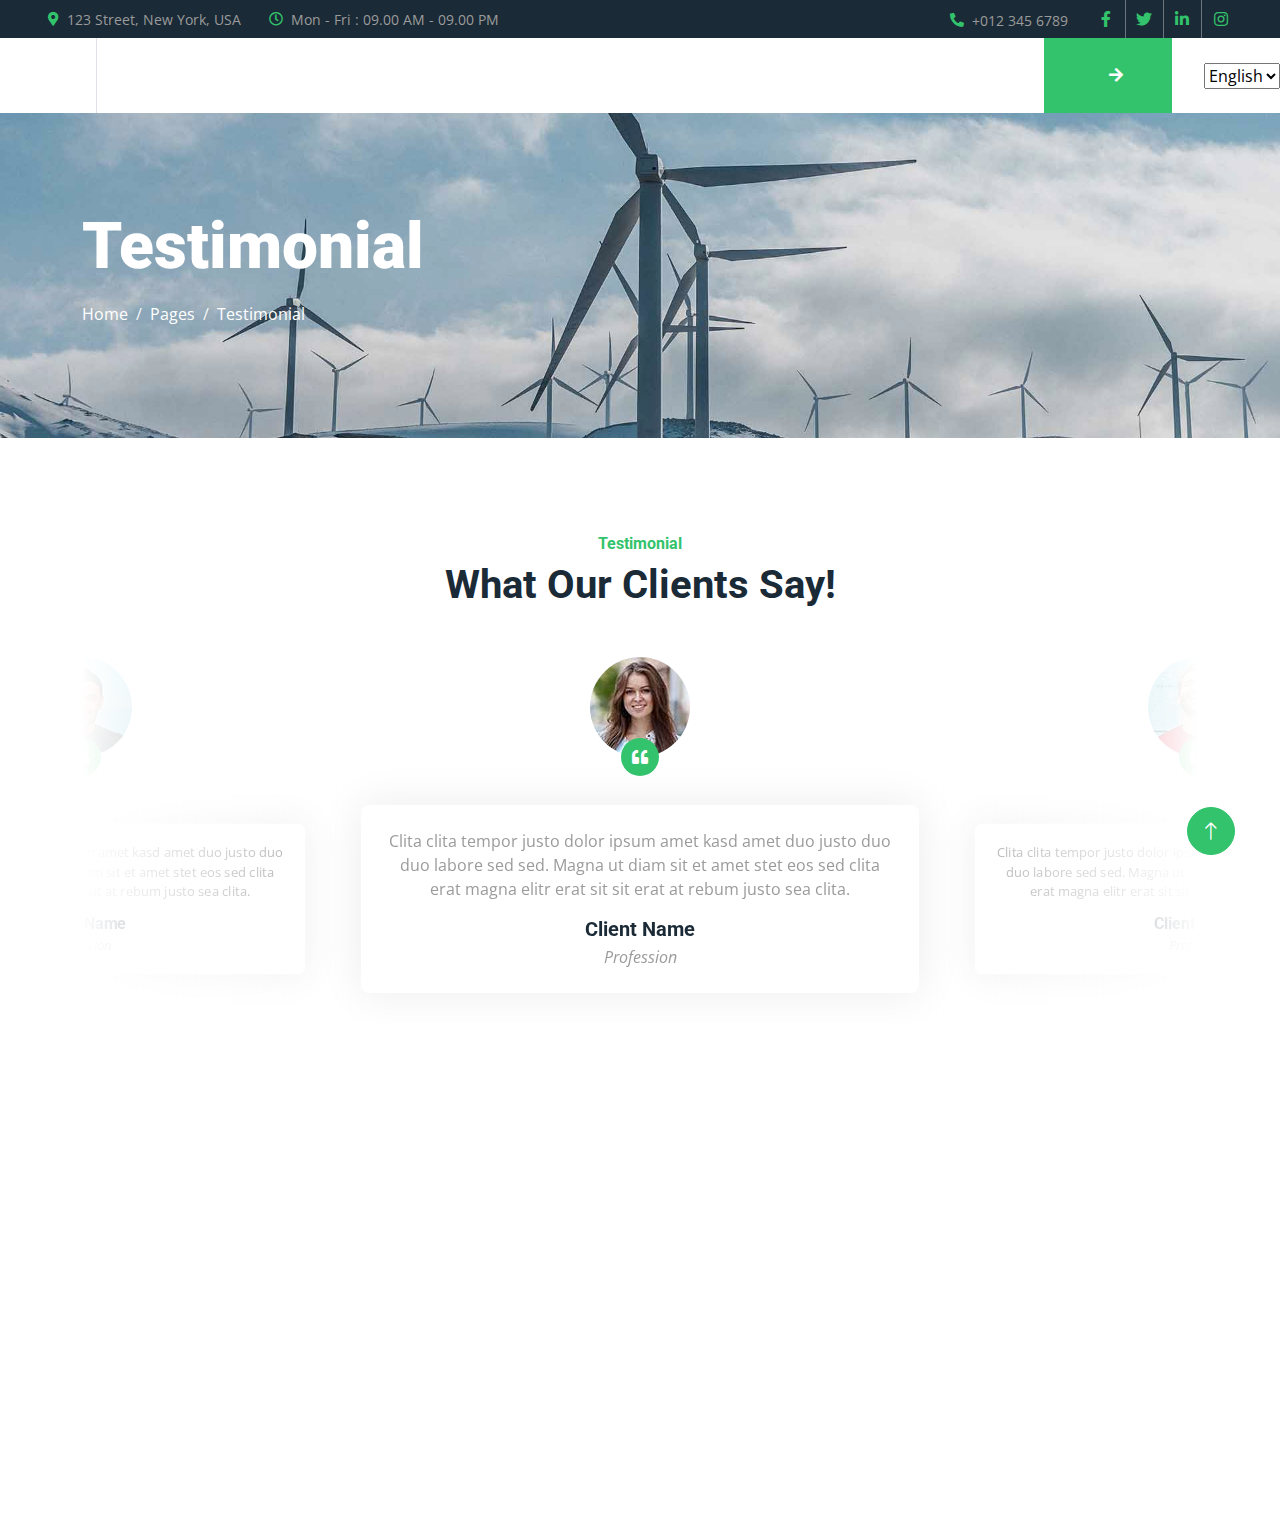
<file: testimonial.html>
<!DOCTYPE html>
<html lang="en">
  <head>
    <meta charset="utf-8" />
    <title>SVG Solar Power</title>
    <meta content="width=device-width, initial-scale=1.0" name="viewport" />
    <meta content="" name="keywords" />
    <meta content="" name="description" />

    <!-- Favicon -->
    <link href="img/favicon.ico" rel="icon" />

    <!-- Google Web Fonts -->
    <link rel="preconnect" href="https://fonts.googleapis.com" />
    <link rel="preconnect" href="https://fonts.gstatic.com" crossorigin />
    <link
      href="https://fonts.googleapis.com/css2?family=Open+Sans:wght@400;500&family=Roboto:wght@500;700;900&display=swap"
      rel="stylesheet"
    />

    <!-- Icon Font Stylesheet -->
    <link
      href="https://cdnjs.cloudflare.com/ajax/libs/font-awesome/5.10.0/css/all.min.css"
      rel="stylesheet"
    />
    <link
      href="https://cdn.jsdelivr.net/npm/bootstrap-icons@1.4.1/font/bootstrap-icons.css"
      rel="stylesheet"
    />

    <!-- Libraries Stylesheet -->
    <link href="lib/animate/animate.min.css" rel="stylesheet" />
    <link href="lib/owlcarousel/assets/owl.carousel.min.css" rel="stylesheet" />
    <link href="lib/lightbox/css/lightbox.min.css" rel="stylesheet" />

    <!-- Customized Bootstrap Stylesheet -->
    <link href="css/bootstrap.min.css" rel="stylesheet" />

    <!-- Template Stylesheet -->
    <link href="css/style.css" rel="stylesheet" />
  </head>

  <body>
    <!-- Spinner Start -->
    <div
      id="spinner"
      class="show bg-white position-fixed translate-middle w-100 vh-100 top-50 start-50 d-flex align-items-center justify-content-center"
    >
      <div
        class="spinner-border text-primary"
        style="width: 3rem; height: 3rem"
        role="status"
      >
        <span class="sr-only">Loading...</span>
      </div>
    </div>
    <!-- Spinner End -->

    <!-- Topbar Start -->
    <div class="container-fluid bg-dark p-0">
      <div class="row gx-0 d-none d-lg-flex">
        <div class="col-lg-7 px-5 text-start">
          <div class="h-100 d-inline-flex align-items-center me-4">
            <small class="fa fa-map-marker-alt text-primary me-2"></small>
            <small>123 Street, New York, USA</small>
          </div>
          <div class="h-100 d-inline-flex align-items-center">
            <small class="far fa-clock text-primary me-2"></small>
            <small>Mon - Fri : 09.00 AM - 09.00 PM</small>
          </div>
        </div>
        <div class="col-lg-5 px-5 text-end">
          <div class="h-100 d-inline-flex align-items-center me-4">
            <small class="fa fa-phone-alt text-primary me-2"></small>
            <small>+012 345 6789</small>
          </div>
          <div class="h-100 d-inline-flex align-items-center mx-n2">
            <a
              class="btn btn-square btn-link rounded-0 border-0 border-end border-secondary"
              href=""
              ><i class="fab fa-facebook-f"></i
            ></a>
            <a
              class="btn btn-square btn-link rounded-0 border-0 border-end border-secondary"
              href=""
              ><i class="fab fa-twitter"></i
            ></a>
            <a
              class="btn btn-square btn-link rounded-0 border-0 border-end border-secondary"
              href=""
              ><i class="fab fa-linkedin-in"></i
            ></a>
            <a class="btn btn-square btn-link rounded-0" href=""
              ><i class="fab fa-instagram"></i
            ></a>
          </div>
        </div>
      </div>
    </div>
    <!-- Topbar End -->

    <!-- Navbar Start -->
    <nav class="navbar navbar-expand-lg bg-white navbar-light sticky-top p-0">
      <a
        href="index.html"
        class="navbar-brand d-flex align-items-center border-end px-4 px-lg-5"
      >
        <h2 class="m-0 text-primary" data-i18n="title"></h2>
      </a>
      <button
        type="button"
        class="navbar-toggler me-4"
        data-bs-toggle="collapse"
        data-bs-target="#navbarCollapse"
      >
        <span class="navbar-toggler-icon"></span>
      </button>
      <div class="collapse navbar-collapse" id="navbarCollapse">
        <div class="navbar-nav ms-auto p-4 p-lg-0">
          <a
            href="index.html"
            class="nav-item nav-link active"
            data-i18n="linkHome"
          ></a>
          <a
            href="about.html"
            class="nav-item nav-link"
            data-i18n="linkAbout"
          ></a>
          <a
            href="service.html"
            class="nav-item nav-link"
            data-i18n="linkService"
          ></a>
          <a
            href="project.html"
            class="nav-item nav-link"
            data-i18n="linkProject"
          ></a>
          <!-- <div class="nav-item dropdown">
            <a
              href="#"
              class="nav-link dropdown-toggle"
              data-bs-toggle="dropdown"
              >Pages</a
            >
            <div class="dropdown-menu bg-light m-0">
              <a href="feature.html" class="dropdown-item">Feature</a>
              <a href="quote.html" class="dropdown-item">Free Quote</a>
              <a href="team.html" class="dropdown-item">Our Team</a>
              <a href="testimonial.html" class="dropdown-item">Testimonial</a>
              <a href="404.html" class="dropdown-item">404 Page</a>
            </div>
          </div> -->
          <a
            href="contact.html"
            class="nav-item nav-link"
            data-i18n="linkContact"
          ></a>
        </div>
        <a
          href="contact.html"
          class="btn btn-primary rounded-0 py-4 px-lg-5 d-none d-lg-block"
          data-i18n="linkQuote"
          ><i class="fa fa-arrow-right ms-3"></i
        ></a>
      </div>
      <label
        class="nav-item nav-link"
        for="langSwitcher"
        data-i18n="linkChooseLanguage"
      ></label>
      <select id="langSwitcher" onchange="setLang()">
        <option value="en">English</option>
        <option value="mr">मराठी</option>
      </select>
    </nav>
    <!-- Navbar End -->

    <!-- Page Header Start -->
    <div class="container-fluid page-header py-5 mb-5">
      <div class="container py-5">
        <h1 class="display-3 text-white mb-3 animated slideInDown">
          Testimonial
        </h1>
        <nav aria-label="breadcrumb animated slideInDown">
          <ol class="breadcrumb">
            <li class="breadcrumb-item">
              <a class="text-white" href="#">Home</a>
            </li>
            <li class="breadcrumb-item">
              <a class="text-white" href="#">Pages</a>
            </li>
            <li class="breadcrumb-item text-white active" aria-current="page">
              Testimonial
            </li>
          </ol>
        </nav>
      </div>
    </div>
    <!-- Page Header End -->

    <!-- Testimonial Start -->
    <div class="container-xxl py-5">
      <div class="container">
        <div
          class="text-center mx-auto mb-5 wow fadeInUp"
          data-wow-delay="0.1s"
          style="max-width: 600px"
        >
          <h6 class="text-primary">Testimonial</h6>
          <h1 class="mb-4">What Our Clients Say!</h1>
        </div>
        <div
          class="owl-carousel testimonial-carousel wow fadeInUp"
          data-wow-delay="0.1s"
        >
          <div class="testimonial-item text-center">
            <div class="testimonial-img position-relative">
              <img
                class="img-fluid rounded-circle mx-auto mb-5"
                src="img/testimonial-1.jpg"
              />
              <div class="btn-square bg-primary rounded-circle">
                <i class="fa fa-quote-left text-white"></i>
              </div>
            </div>
            <div class="testimonial-text text-center rounded p-4">
              <p>
                Clita clita tempor justo dolor ipsum amet kasd amet duo justo
                duo duo labore sed sed. Magna ut diam sit et amet stet eos sed
                clita erat magna elitr erat sit sit erat at rebum justo sea
                clita.
              </p>
              <h5 class="mb-1">Client Name</h5>
              <span class="fst-italic">Profession</span>
            </div>
          </div>
          <div class="testimonial-item text-center">
            <div class="testimonial-img position-relative">
              <img
                class="img-fluid rounded-circle mx-auto mb-5"
                src="img/testimonial-2.jpg"
              />
              <div class="btn-square bg-primary rounded-circle">
                <i class="fa fa-quote-left text-white"></i>
              </div>
            </div>
            <div class="testimonial-text text-center rounded p-4">
              <p>
                Clita clita tempor justo dolor ipsum amet kasd amet duo justo
                duo duo labore sed sed. Magna ut diam sit et amet stet eos sed
                clita erat magna elitr erat sit sit erat at rebum justo sea
                clita.
              </p>
              <h5 class="mb-1">Client Name</h5>
              <span class="fst-italic">Profession</span>
            </div>
          </div>
          <div class="testimonial-item text-center">
            <div class="testimonial-img position-relative">
              <img
                class="img-fluid rounded-circle mx-auto mb-5"
                src="img/testimonial-3.jpg"
              />
              <div class="btn-square bg-primary rounded-circle">
                <i class="fa fa-quote-left text-white"></i>
              </div>
            </div>
            <div class="testimonial-text text-center rounded p-4">
              <p>
                Clita clita tempor justo dolor ipsum amet kasd amet duo justo
                duo duo labore sed sed. Magna ut diam sit et amet stet eos sed
                clita erat magna elitr erat sit sit erat at rebum justo sea
                clita.
              </p>
              <h5 class="mb-1">Client Name</h5>
              <span class="fst-italic">Profession</span>
            </div>
          </div>
        </div>
      </div>
    </div>
    <!-- Testimonial End -->

    <!-- Footer Start -->
    <div
      class="container-fluid bg-dark text-body footer mt-5 pt-5 wow fadeIn"
      data-wow-delay="0.1s"
    >
      <div class="container py-5">
        <div class="row g-5">
          <div class="col-lg-3 col-md-6">
            <h5 class="text-white mb-4" data-i18n="footerLinkAdds"></h5>
            <p class="mb-2">
              <i class="fa fa-map-marker-alt me-3" data-i18n="address"></i>
            </p>
            <p class="mb-2">
              <i class="fa fa-phone-alt me-3" data-i18n="mobileNo"></i>
            </p>
            <p class="mb-2">
              <i class="fa fa-envelope me-3"></i>info@example.com
            </p>
            <div class="d-flex pt-2">
              <a class="btn btn-square btn-outline-light btn-social" href=""
                ><i class="fab fa-twitter"></i
              ></a>
              <a class="btn btn-square btn-outline-light btn-social" href=""
                ><i class="fab fa-facebook-f"></i
              ></a>
              <a class="btn btn-square btn-outline-light btn-social" href=""
                ><i class="fab fa-youtube"></i
              ></a>
              <a class="btn btn-square btn-outline-light btn-social" href=""
                ><i class="fab fa-linkedin-in"></i
              ></a>
            </div>
          </div>
          <div class="col-lg-3 col-md-6">
            <h5 class="text-white mb-4" data-i18n="footerLinkQuickLink"></h5>
            <a class="btn btn-link" href="" data-i18n="linkAbout"></a>
            <a class="btn btn-link" href="" data-i18n="linkContact"></a>
            <a class="btn btn-link" href="" data-i18n="linkService"></a>
            <a
              class="btn btn-link"
              href=""
              data-i18n="footerTermsCondition"
            ></a>
            <a class="btn btn-link" href="" data-i18n="footerSupport"></a>
          </div>
          <div class="col-lg-3 col-md-6">
            <h5
              class="text-white mb-4"
              data-i18n="footerLinkProjectGallery"
            ></h5>
            <div class="row g-2">
              <div class="col-4">
                <img class="img-fluid rounded" src="img/gallery-1.jpg" alt="" />
              </div>
              <div class="col-4">
                <img class="img-fluid rounded" src="img/gallery-2.jpg" alt="" />
              </div>
              <div class="col-4">
                <img class="img-fluid rounded" src="img/gallery-3.jpg" alt="" />
              </div>
              <div class="col-4">
                <img class="img-fluid rounded" src="img/gallery-4.jpg" alt="" />
              </div>
              <div class="col-4">
                <img class="img-fluid rounded" src="img/gallery-5.jpg" alt="" />
              </div>
              <div class="col-4">
                <img class="img-fluid rounded" src="img/gallery-6.jpg" alt="" />
              </div>
            </div>
          </div>
        </div>
      </div>
      <div class="container">
        <div class="copyright">
          <div class="row">
            <div class="col-md-6 text-center text-md-start mb-3 mb-md-0">
              &copy; <a href="#" data-i18n="footerTitle"></a>
            </div>
            <div
              class="col-md-6 text-center text-md-end"
              data-i18n="DesignedBy"
            ></div>
          </div>
        </div>
      </div>
    </div>
    <!-- Footer End -->

    <!-- Back to Top -->
    <a
      href="#"
      class="btn btn-lg btn-primary btn-lg-square rounded-circle back-to-top"
      ><i class="bi bi-arrow-up"></i
    ></a>

    <!-- JavaScript Libraries -->
    <script src="https://code.jquery.com/jquery-3.4.1.min.js"></script>
    <script src="https://cdn.jsdelivr.net/npm/bootstrap@5.0.0/dist/js/bootstrap.bundle.min.js"></script>
    <script src="lib/wow/wow.min.js"></script>
    <script src="lib/easing/easing.min.js"></script>
    <script src="lib/waypoints/waypoints.min.js"></script>
    <script src="lib/counterup/counterup.min.js"></script>
    <script src="lib/owlcarousel/owl.carousel.min.js"></script>
    <script src="lib/isotope/isotope.pkgd.min.js"></script>
    <script src="lib/lightbox/js/lightbox.min.js"></script>

    <!-- Template Javascript -->
    <script src="js/main.js"></script>
  </body>
</html>
</file>
<file: css/style.css>
:root {
    --primary: #32C36C;
    --light: #F6F7F8;
    --dark: #1A2A36;
}

.fw-medium {
    font-weight: 500 !important;
}

.fw-bold {
    font-weight: 700 !important;
}

.fw-black {
    font-weight: 900 !important;
}

.back-to-top {
    position: fixed;
    display: none;
    right: 45px;
    bottom: 45px;
    z-index: 99;
}


/*** Spinner ***/
#spinner {
    opacity: 0;
    visibility: hidden;
    transition: opacity .5s ease-out, visibility 0s linear .5s;
    z-index: 99999;
}

#spinner.show {
    transition: opacity .5s ease-out, visibility 0s linear 0s;
    visibility: visible;
    opacity: 1;
}


/*** Button ***/
.btn {
    font-weight: 500;
    transition: .5s;
}

.btn.btn-primary,
.btn.btn-outline-primary:hover {
    color: #FFFFFF;
}

.btn-square {
    width: 38px;
    height: 38px;
}

.btn-sm-square {
    width: 32px;
    height: 32px;
}

.btn-lg-square {
    width: 48px;
    height: 48px;
}

.btn-square,
.btn-sm-square,
.btn-lg-square {
    padding: 0;
    display: flex;
    align-items: center;
    justify-content: center;
    font-weight: normal;
}

/*** Navbar ***/
.navbar.sticky-top {
    top: -100px;
    transition: .5s;
}

.navbar .navbar-brand,
.navbar a.btn {
    height: 75px;
}

.navbar .navbar-nav .nav-link {
    margin-right: 30px;
    padding: 25px 0;
    color: var(--dark);
    font-size: 15px;
    font-weight: 500;
    text-transform: uppercase;
    outline: none;
}

.navbar .navbar-nav .nav-link:hover,
.navbar .navbar-nav .nav-link.active {
    color: var(--primary);
}

.navbar .dropdown-toggle::after {
    border: none;
    content: "\f107";
    font-family: "Font Awesome 5 Free";
    font-weight: 900;
    vertical-align: middle;
    margin-left: 8px;
}

@media (max-width: 991.98px) {
    .navbar .navbar-nav .nav-link  {
        margin-right: 0;
        padding: 10px 0;
    }

    .navbar .navbar-nav {
        border-top: 1px solid #EEEEEE;
    }
}

@media (min-width: 992px) {
    .navbar .nav-item .dropdown-menu {
        display: block;
        border: none;
        margin-top: 0;
        top: 150%;
        opacity: 0;
        visibility: hidden;
        transition: .5s;
    }

    .navbar .nav-item:hover .dropdown-menu {
        top: 100%;
        visibility: visible;
        transition: .5s;
        opacity: 1;
    }
}


/*** Header ***/
.owl-carousel-inner {
    position: absolute;
    width: 100%;
    height: 100%;
    top: 0;
    left: 0;
    display: flex;
    align-items: center;
    background: rgba(0, 0, 0, .1);
}

@media (max-width: 768px) {
    .header-carousel .owl-carousel-item {
        position: relative;
        min-height: 500px;
    }

    .header-carousel .owl-carousel-item img {
        position: absolute;
        width: 100%;
        height: 100%;
        object-fit: cover;
    }

    .header-carousel .owl-carousel-item p {
        font-size: 16px !important;
    }
}

.header-carousel .owl-dots {
    position: absolute;
    width: 60px;
    height: 100%;
    top: 0;
    right: 30px;
    display: flex;
    flex-direction: column;
    align-items: center;
    justify-content: center;
}

.header-carousel .owl-dots .owl-dot {
    position: relative;
    width: 45px;
    height: 45px;
    margin: 5px 0;
    background: #FFFFFF;
    box-shadow: 0 0 30px rgba(255, 255, 255, .9);
    border-radius: 45px;
    transition: .5s;
}

.header-carousel .owl-dots .owl-dot.active {
    width: 60px;
    height: 60px;
}

.header-carousel .owl-dots .owl-dot img {
    position: absolute;
    width: 100%;
    height: 100%;
    object-fit: cover;
    padding: 2px;
    border-radius: 45px;
    transition: .5s;
}

.page-header {
    background: linear-gradient(rgba(0, 0, 0, .1), rgba(0, 0, 0, .1)), url(../img/carousel-1.jpg) center center no-repeat;
    background-size: cover;
}

.breadcrumb-item + .breadcrumb-item::before {
    color: var(--light);
}


/*** About ***/
@media (min-width: 992px) {
    .container.about {
        max-width: 100% !important;
    }

    .about-text  {
        padding-right: calc(((100% - 960px) / 2) + .75rem);
    }
}

@media (min-width: 1200px) {
    .about-text  {
        padding-right: calc(((100% - 1140px) / 2) + .75rem);
    }
}

@media (min-width: 1400px) {
    .about-text  {
        padding-right: calc(((100% - 1320px) / 2) + .75rem);
    }
}


/*** Service ***/
.service-item {
    box-shadow: 0 0 45px rgba(0, 0, 0, .08);
}

.service-icon {
    position: relative;
    margin: -50px 0 25px 0;
    width: 100px;
    height: 100px;
    display: flex;
    align-items: center;
    justify-content: center;
    color: var(--primary);
    background: #FFFFFF;
    border-radius: 100px;
    box-shadow: 0 0 45px rgba(0, 0, 0, .08);
    transition: .5s;
}

.service-item:hover .service-icon {
    color: #FFFFFF;
    background: var(--primary);
}


/*** Feature ***/
@media (min-width: 992px) {
    .container.feature {
        max-width: 100% !important;
    }

    .feature-text  {
        padding-left: calc(((100% - 960px) / 2) + .75rem);
    }
}

@media (min-width: 1200px) {
    .feature-text  {
        padding-left: calc(((100% - 1140px) / 2) + .75rem);
    }
}

@media (min-width: 1400px) {
    .feature-text  {
        padding-left: calc(((100% - 1320px) / 2) + .75rem);
    }
}


/*** Project Portfolio ***/
#portfolio-flters li {
    display: inline-block;
    font-weight: 500;
    color: var(--dark);
    cursor: pointer;
    transition: .5s;
    border-bottom: 2px solid transparent;
}

#portfolio-flters li:hover,
#portfolio-flters li.active {
    color: var(--primary);
    border-color: var(--primary);
}

.portfolio-img {
    position: relative;
}

.portfolio-img::before,
.portfolio-img::after {
    position: absolute;
    content: "";
    width: 0;
    height: 100%;
    top: 0;
    background: var(--dark);
    transition: .5s;
}

.portfolio-img::before {
    left: 50%;
}

.portfolio-img::after {
    right: 50%;
}

.portfolio-item:hover .portfolio-img::before {
    width: 51%;
    left: 0;
}

.portfolio-item:hover .portfolio-img::after {
    width: 51%;
    right: 0;
}

.portfolio-btn {
    position: absolute;
    top: 0;
    left: 0;
    width: 100%;
    height: 100%;
    display: flex;
    align-items: center;
    justify-content: center;
    opacity: 0;
    z-index: 1;
    transition: .5s;
}

.portfolio-item:hover .portfolio-btn {
    opacity: 1;
    transition-delay: .3s;
}


/*** Quote ***/
@media (min-width: 992px) {
    .container.quote {
        max-width: 100% !important;
    }

    .quote-text  {
        padding-right: calc(((100% - 960px) / 2) + .75rem);
    }
}

@media (min-width: 1200px) {
    .quote-text  {
        padding-right: calc(((100% - 1140px) / 2) + .75rem);
    }
}

@media (min-width: 1400px) {
    .quote-text  {
        padding-right: calc(((100% - 1320px) / 2) + .75rem);
    }
}


/*** Team ***/
.team-item {
    box-shadow: 0 0 45px rgba(0, 0, 0, .08);
}

.team-item img {
  /***  border-radius: 8px 60px 0 0;***/
}

.team-item .team-social {
    display: flex;
    flex-direction: column;
    align-items: center;
    justify-content: flex-end;
    background: #FFFFFF;
    transition: .5s;
}


/*** Testimonial ***/
.testimonial-carousel::before {
    position: absolute;
    content: "";
    top: 0;
    left: 0;
    height: 100%;
    width: 0;
    background: linear-gradient(to right, rgba(255, 255, 255, 1) 0%, rgba(255, 255, 255, 0) 100%);
    z-index: 1;
}

.testimonial-carousel::after {
    position: absolute;
    content: "";
    top: 0;
    right: 0;
    height: 100%;
    width: 0;
    background: linear-gradient(to left, rgba(255, 255, 255, 1) 0%, rgba(255, 255, 255, 0) 100%);
    z-index: 1;
}

@media (min-width: 768px) {
    .testimonial-carousel::before,
    .testimonial-carousel::after {
        width: 200px;
    }
}

@media (min-width: 992px) {
    .testimonial-carousel::before,
    .testimonial-carousel::after {
        width: 300px;
    }
}

.testimonial-carousel .owl-nav {
    position: absolute;
    width: 350px;
    top: 20px;
    left: 50%;
    transform: translateX(-50%);
    display: flex;
    justify-content: space-between;
    opacity: 0;
    transition: .5s;
    z-index: 1;
}

.testimonial-carousel:hover .owl-nav {
    width: 300px;
    opacity: 1;
}

.testimonial-carousel .owl-nav .owl-prev,
.testimonial-carousel .owl-nav .owl-next {
    position: relative;
    color: var(--primary);
    font-size: 45px;
    transition: .5s;
}

.testimonial-carousel .owl-nav .owl-prev:hover,
.testimonial-carousel .owl-nav .owl-next:hover {
    color: var(--dark);
}

.testimonial-carousel .testimonial-img img {
    width: 100px;
    height: 100px;
}

.testimonial-carousel .testimonial-img .btn-square {
    position: absolute;
    bottom: -19px;
    left: 50%;
    transform: translateX(-50%);
}

.testimonial-carousel .owl-item .testimonial-text {
    margin-bottom: 30px;
    box-shadow: 0 0 45px rgba(0, 0, 0, .08);
    transform: scale(.8);
    transition: .5s;
}

.testimonial-carousel .owl-item.center .testimonial-text {
    transform: scale(1);
}


/*** Contact ***/
@media (min-width: 992px) {
    .container.contact {
        max-width: 100% !important;
    }

    .contact-text  {
        padding-left: calc(((100% - 960px) / 2) + .75rem);
    }
}

@media (min-width: 1200px) {
    .contact-text  {
        padding-left: calc(((100% - 1140px) / 2) + .75rem);
    }
}

@media (min-width: 1400px) {
    .contact-text  {
        padding-left: calc(((100% - 1320px) / 2) + .75rem);
    }
}


/*** Footer ***/
.footer .btn.btn-social {
    margin-right: 5px;
    color: #9B9B9B;
    border: 1px solid #9B9B9B;
    border-radius: 38px;
    transition: .3s;
}

.footer .btn.btn-social:hover {
    color: var(--primary);
    border-color: var(--light);
}

.footer .btn.btn-link {
    display: block;
    margin-bottom: 5px;
    padding: 0;
    text-align: left;
    color: #9B9B9B;
    font-weight: normal;
    text-transform: capitalize;
    transition: .3s;
}

.footer .btn.btn-link::before {
    position: relative;
    content: "\f105";
    font-family: "Font Awesome 5 Free";
    font-weight: 900;
    margin-right: 10px;
}

.footer .btn.btn-link:hover {
    color: #FFFFFF;
    letter-spacing: 1px;
    box-shadow: none;
}

.footer .copyright {
    padding: 25px 0;
    border-top: 1px solid rgba(256, 256, 256, .1);
}

.footer .copyright a {
    color: var(--light);
}

.footer .copyright a:hover {
    color: var(--primary);
}
</file>
